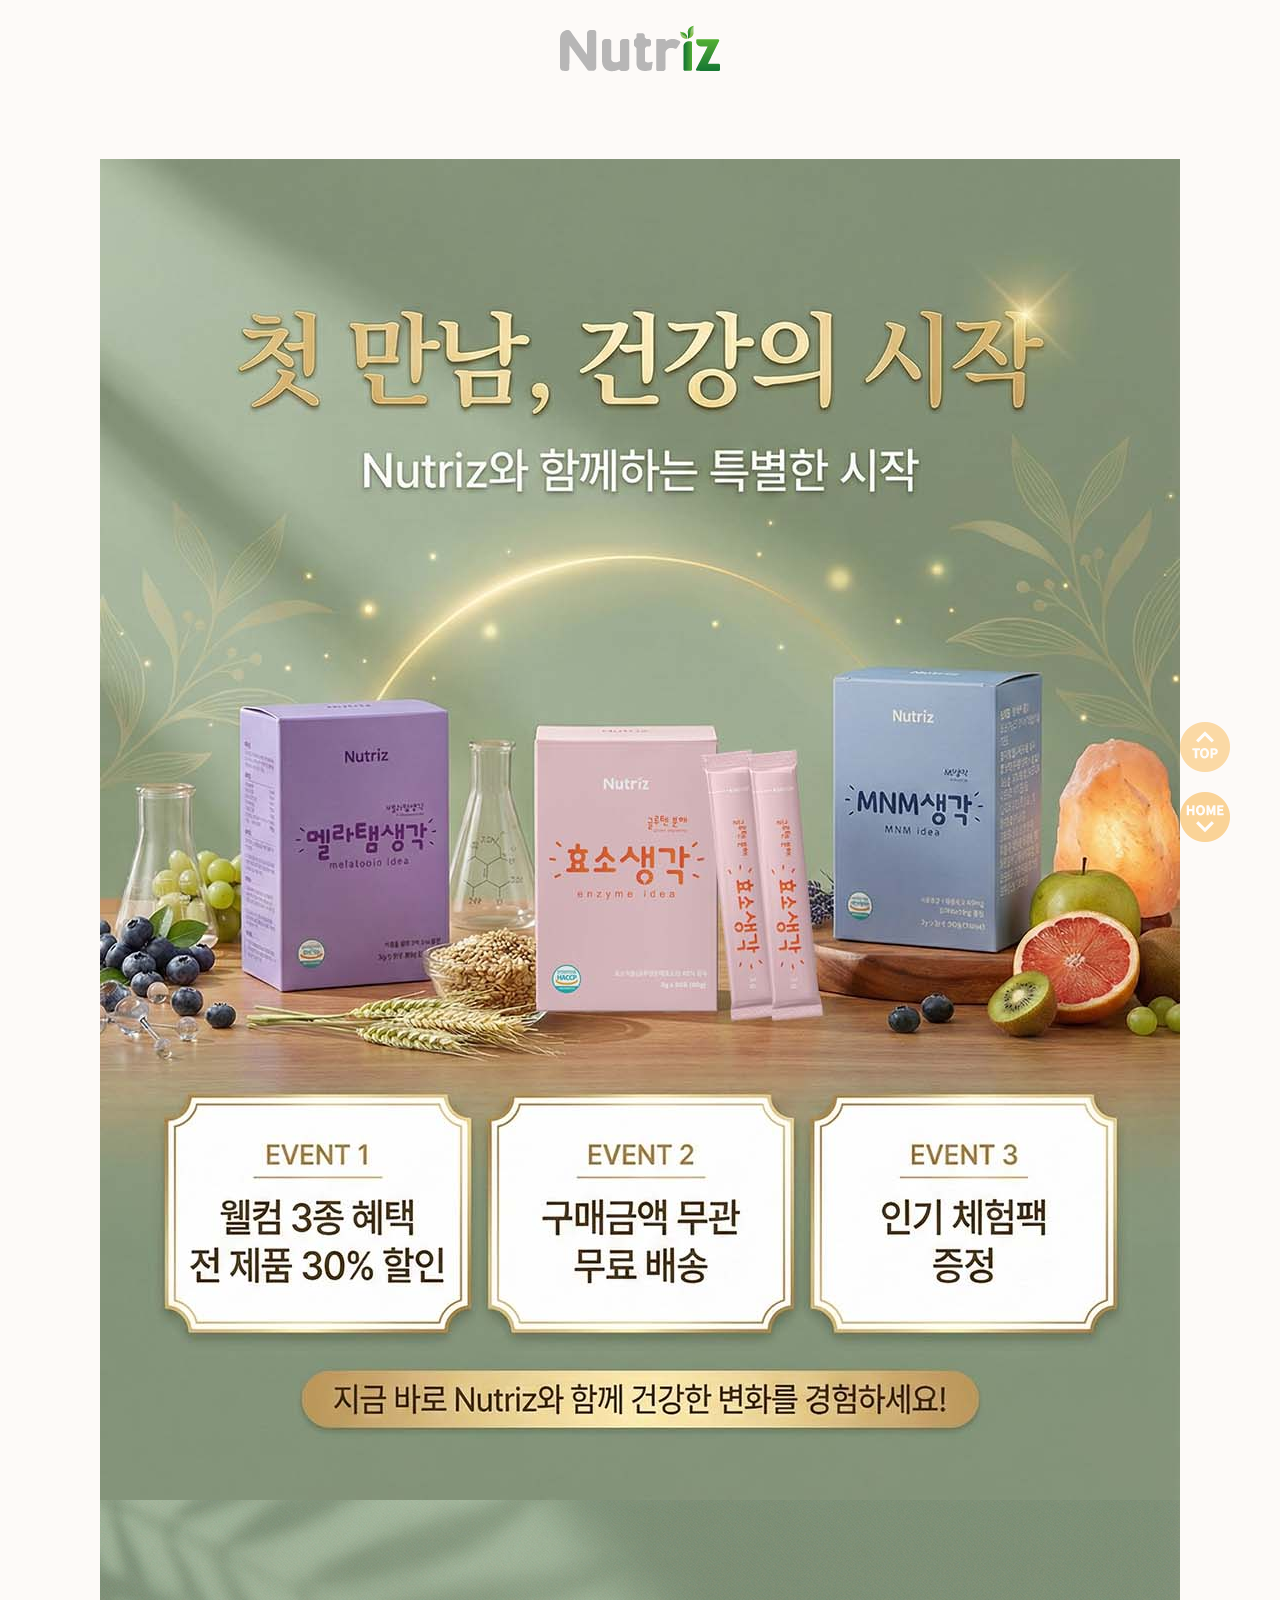
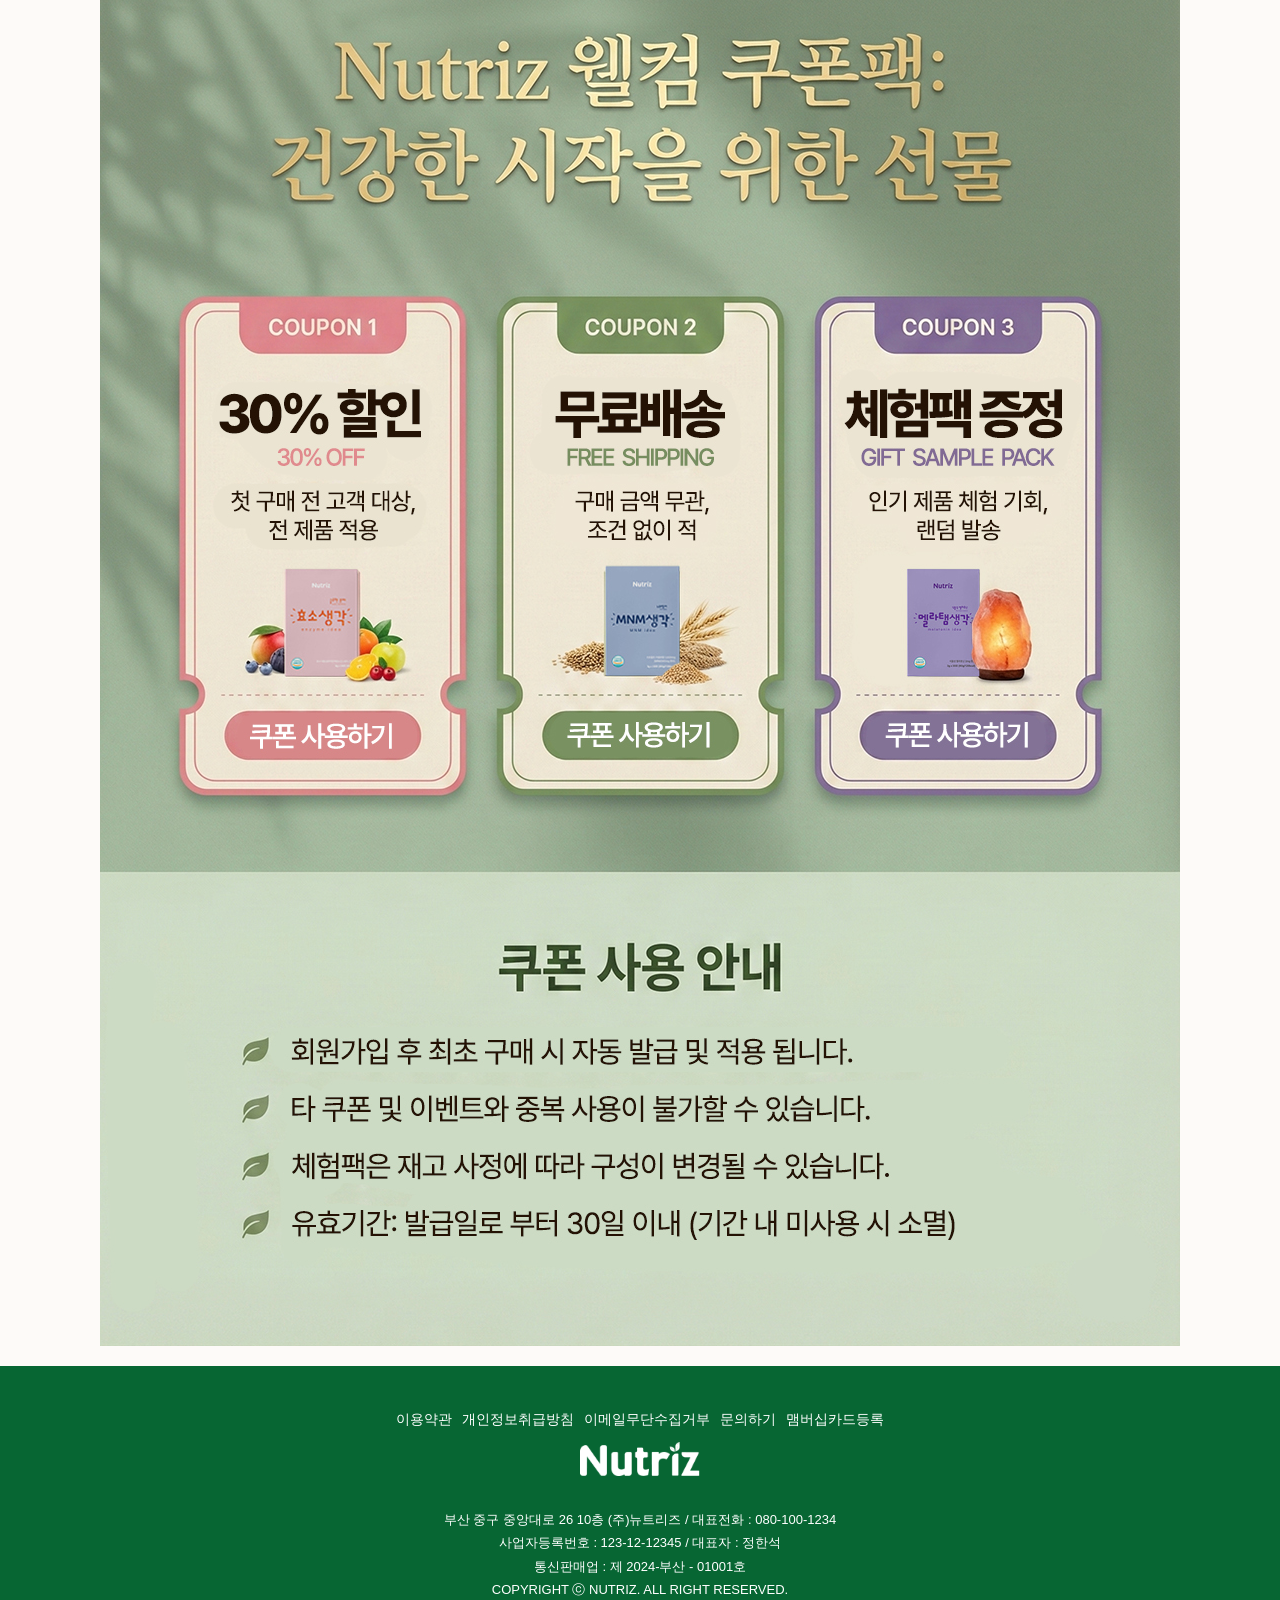
<file: sub/event_1.html>
<!DOCTYPE html>
<html lang="ko">

<head>
    <meta charset="UTF-8">
    <meta name="viewport" content="width=device-width, initial-scale=1">
    <title>nutriz event</title>
    <link rel="stylesheet" href="../css/style_event_1.css">
    <link rel="icon" type="image/png" sizes="32x32" href="../sub_images/favicon_2.png">
<link rel="icon" type="image/ico" sizes="16x16" href="./images/favicon.ico">

    <!-- /* 원하는 높이로 스크롤시 아이콘나타나기 */ -->
    <script src="../js/jquery-3.4.1.min.js"></script>
    <script src="../js/script.js"></script>


</head>

<body>


    <a href="#" class="top"><img src="./images/top.png" alt="top버튼"></a>

        <a href="https://sammir114.github.io/portfolio/#projects" class="home">
    <img src="./images/home.png"    alt="home버튼">
</a>



        <!-- 헤더 꾸미기 S -->
        <div id="header_wrap">
            <div class="header">
                <h1 class="logo">
                    <a href="../index.html">
                        <img src="./images/logo.png" alt="로고">
                    </a>
                </h1>
            </div>
        </div>
        <!-- 헤더 꾸미기 E -->


        <!-- 상세페이지 S-->
        <div class="container_wrap">
            <div class="container">
                <div class="tab-content">
                    <p><img src="./images/event_1_1.jpg" alt="event_1_1"></p>
                    <p><img src="./images/event_1_2.jpg" alt="event_1_2"></p>


                </div>
            </div>
        </div>



















        <!-- footer S-->
        <div id="footer">
            <div class="footer_wrap">
                <h1 class="footer_logo"><a href="#"><img src="./images/logo_white.png" alt="logo_white"></a></h1>
                <div class="footer_util">
                    <ul class="text1">
                        <li><a href="#">이용약관</a></li>
                        <li><a href="#">개인정보취급방침</a></li>
                        <li><a href="#">이메일무단수집거부</a></li>
                        <li><a href="#">문의하기</a></li>
                        <li><a href="#">맴버십카드등록</a></li>
                    </ul>
                </div>
                <div class="text2">
                    <p>부산 중구 중앙대로 26 10층 (주)뉴트리즈 / 대표전화 : 080-100-1234
                        <br>사업자등록번호 : 123-12-12345 / 대표자 : 정한석
                        <br>통신판매업 : 제 2024-부산 - 01001호
                        <br>COPYRIGHT ⓒ NUTRIZ. ALL RIGHT RESERVED.
                    </p>
                </div>
                <div class="sns_img">
                    <div class="sns_img1"><a href="#"></a></div>
                    <div class="sns_img2"><a href="#"></a></div>
                    <div class="sns_img3"><a href="#"></a></div>
                    <div class="sns_img4"><a href="#"></a></div>
                </div>
            </div>

        </div>
        <!-- footer E-->














    </div>


</body>

</html>
</file>
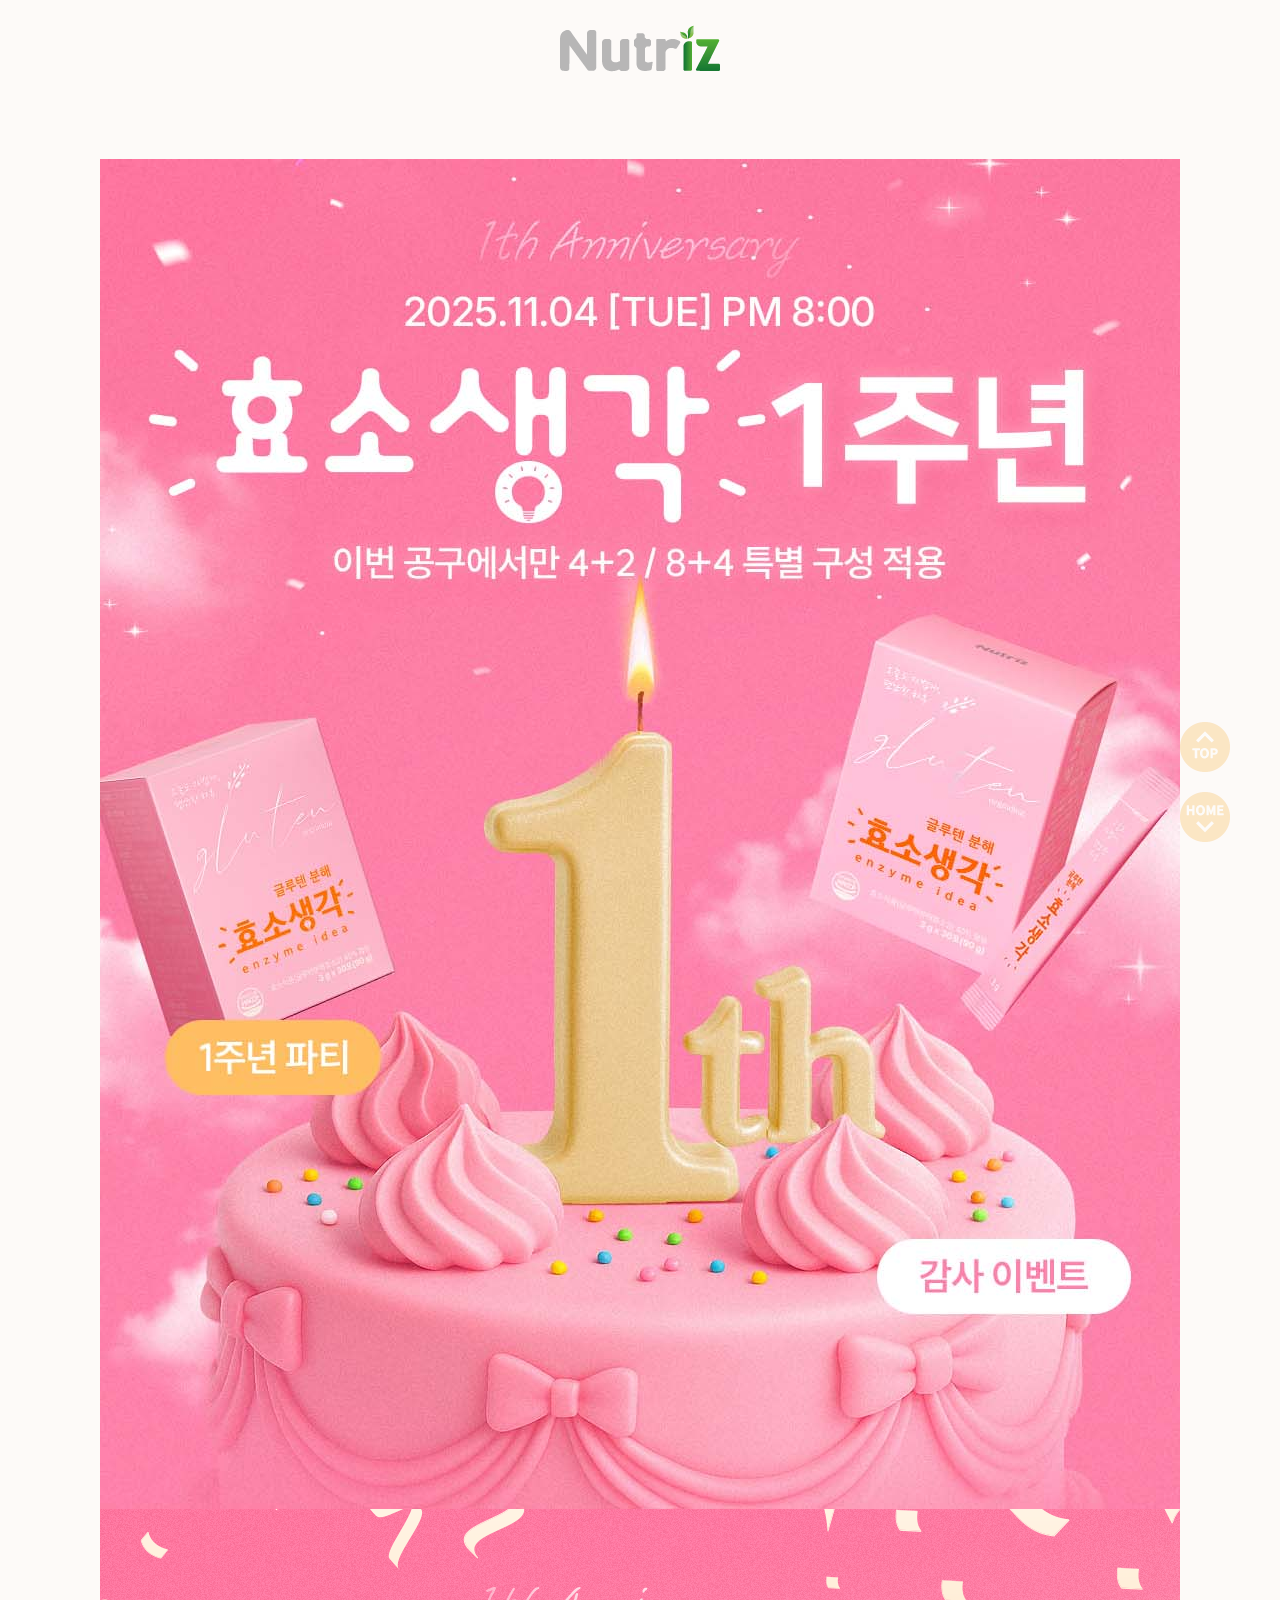
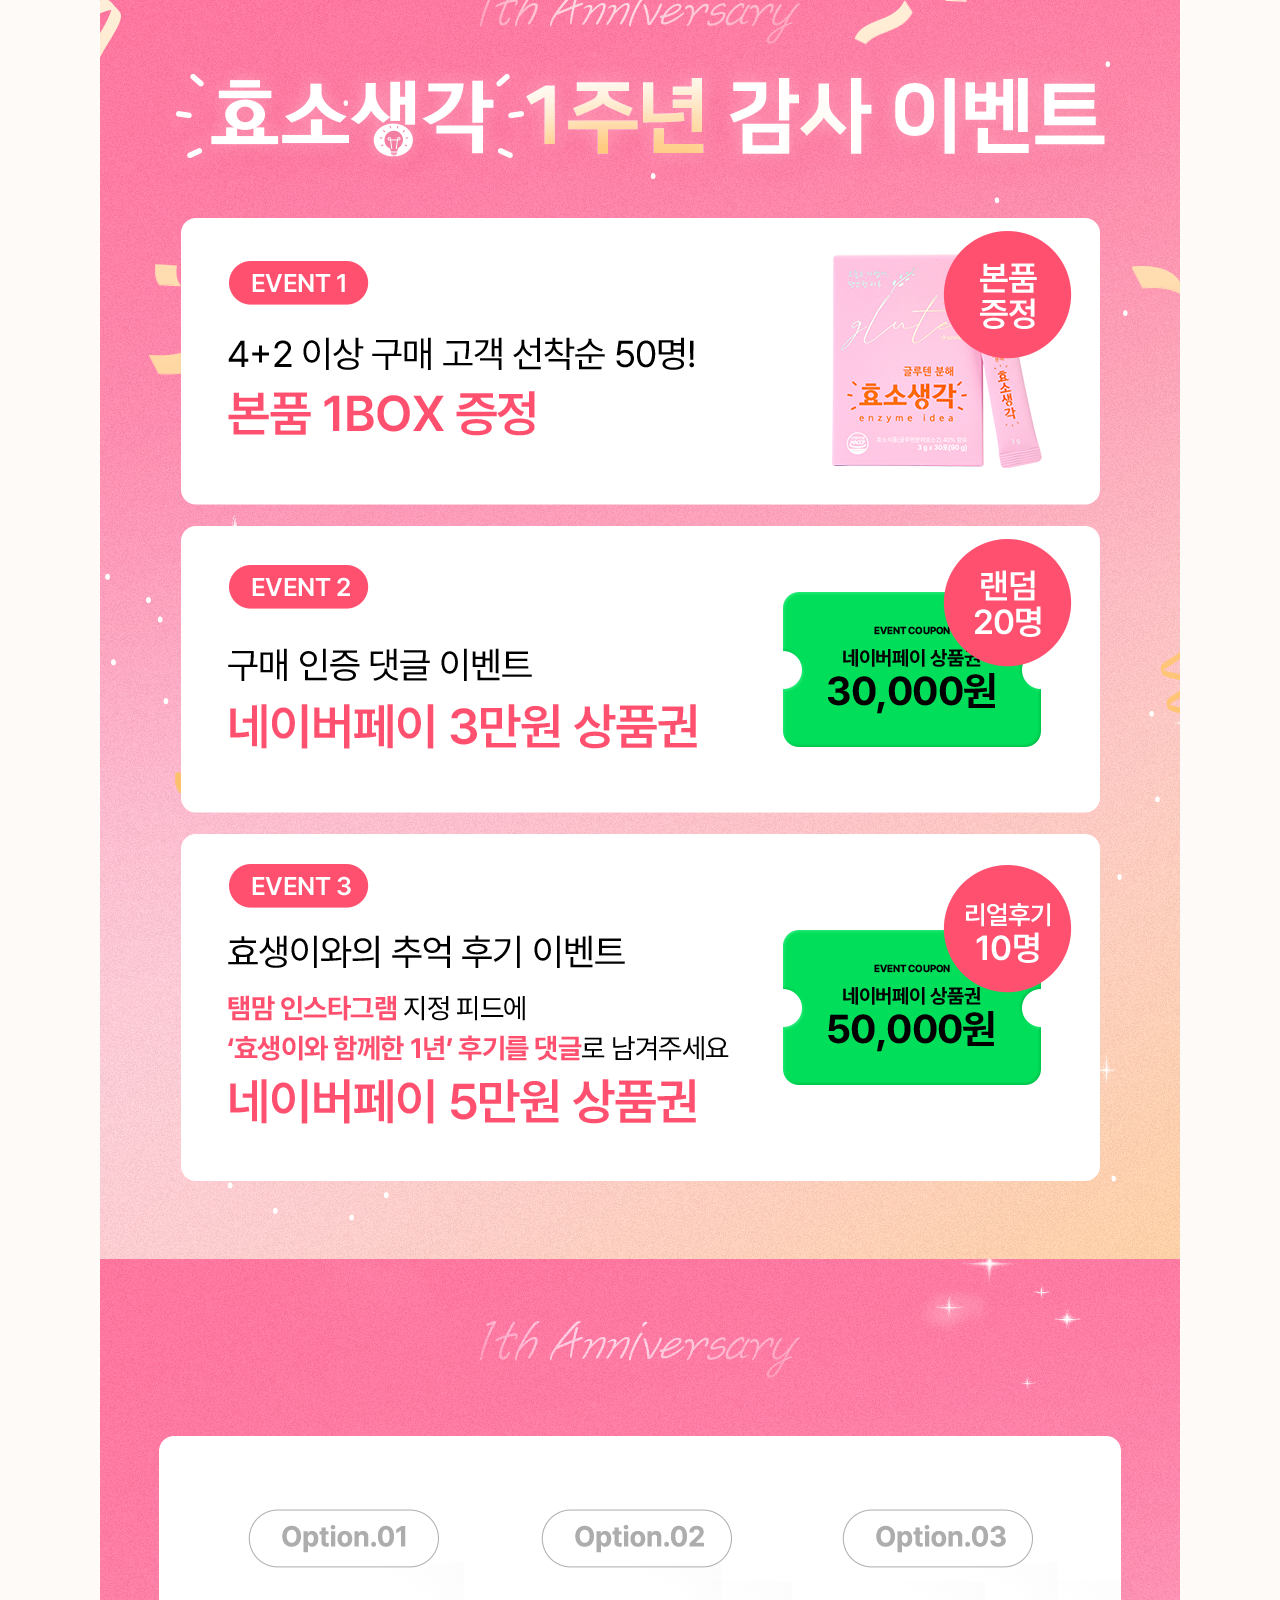
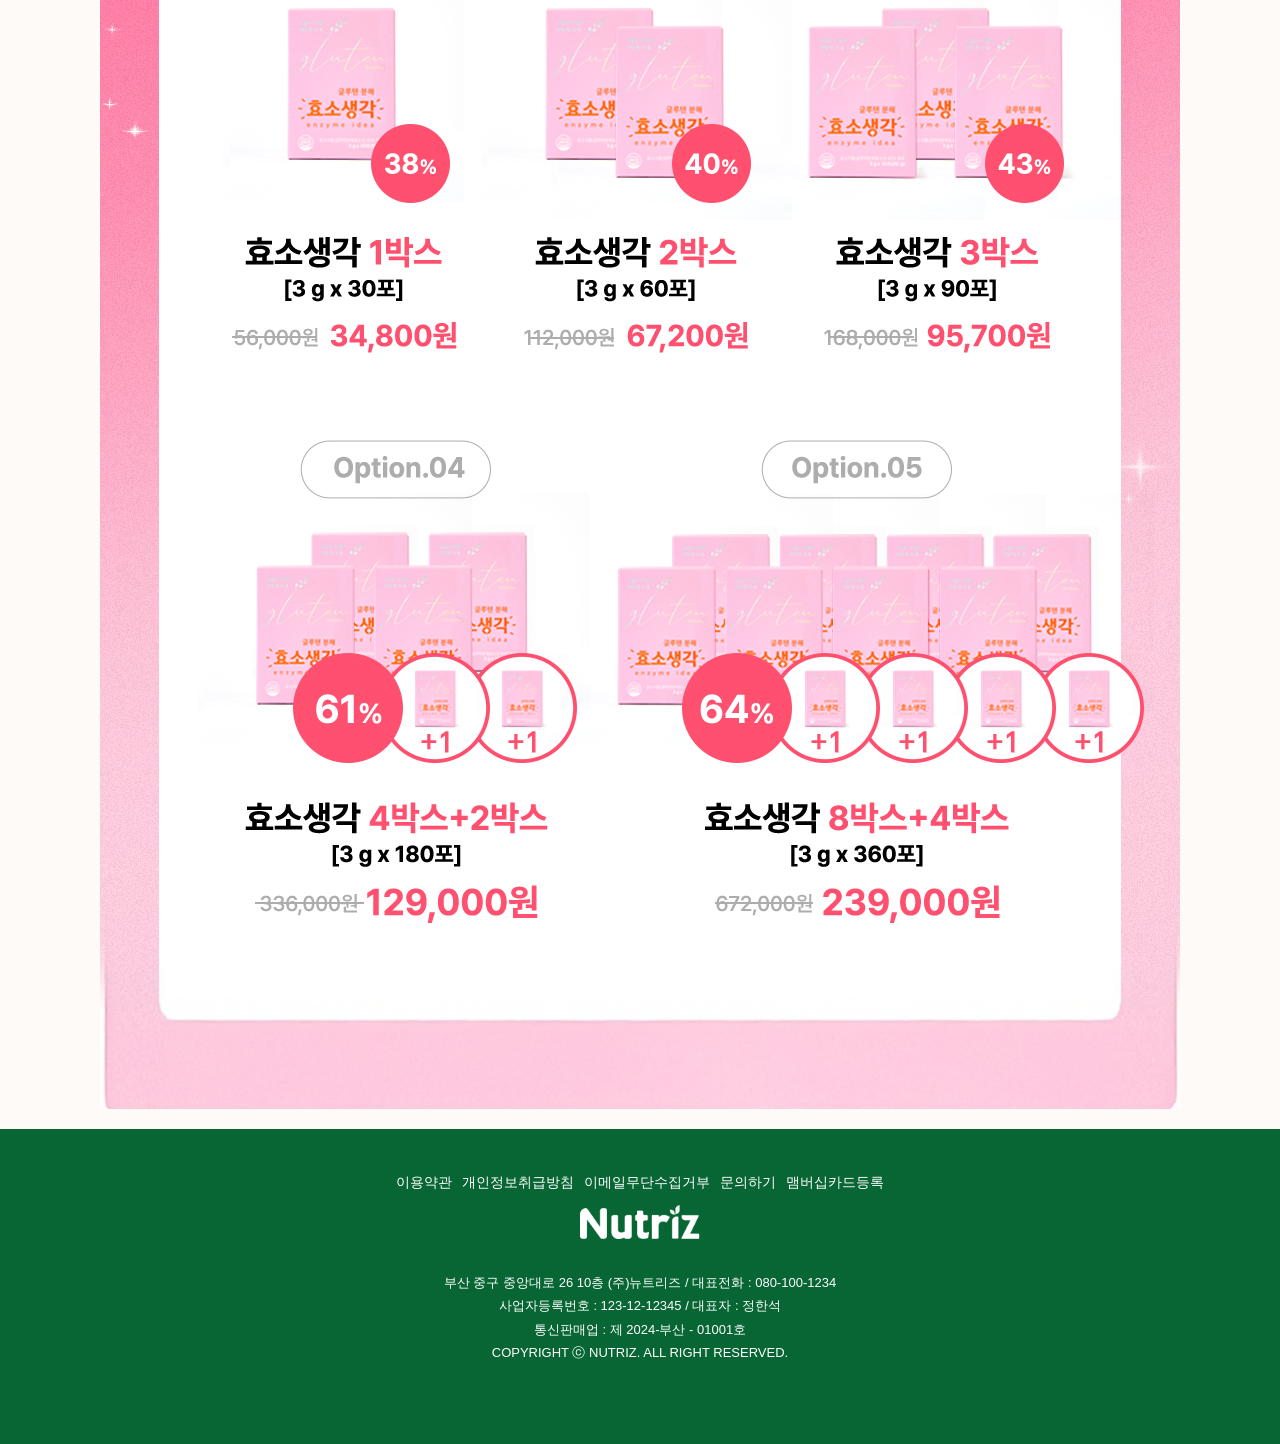
<file: sub/event_2.html>
<!DOCTYPE html>
<html lang="ko">

<head>
    <meta charset="UTF-8">
    <meta name="viewport" content="width=1400px">
    <title>nutriz event</title>
    <link rel="stylesheet" href="../css/style_event_2.css">
    <link rel="icon" type="image/ico" sizes="16x16" href="./images/favicon.ico">


    <!-- /* 원하는 높이로 스크롤시 아이콘나타나기 */ -->
    <script src="../js/jquery-3.4.1.min.js"></script>
    <script src="../js/script.js"></script>


</head>

<body>


    <div id="wrap_wrap">

        <!-- /* 원하는 높이로 스크롤시 아이콘나타나기 */ -->
        <a href="#" class="top"><img src="./images/top.png" alt="top버튼"></a>
        
        <a href="https://sammir114.github.io/portfolio/#projects" class="home">
    <img src="./images/home.png"    alt="home버튼">
</a>



   


    <!-- 헤더 꾸미기 S -->
    <div id="header_wrap">
        <div class="header">
            <h1 class="logo">
                <a href="../index.html">
                    <img src="./images/logo.png" alt="로고">
                </a>
            </h1>
        </div>
    </div>
    <!-- 헤더 꾸미기 E -->

    <!-- 메인배너 / Swiper 꾸미기 S -->
    <!-- <div id="main_banner">
            <div class="swiper mySwiper">
                <div class="swiper-wrapper">
                    <div class="swiper-slide"><img src="../images/mb02.jpg" alt="mb02"></div>
                </div>
            </div>
        </div> -->
    <!-- 메인배너 / Swiper 꾸미기 E -->


    <!-- 상세페이지 S-->
    <div class="container_wrap">
        <div class="container">
            <div class="tab-content">
                <p><img src="./images/event_2_1.jpg" alt="popup_2"></p>
                <p><img src="./images/event_2_2.png" alt="popup_2"></p>
                <p><img src="./images/event_2_3.png" alt="popup_2"></p>
            </div>
        </div>
    </div>








    <!-- footer S-->
    <div id="footer">
        <div class="footer_wrap">
            <h1 class="footer_logo"><a href="#"><img src="./images/logo_white.png" alt="logo_white"></a></h1>
            <div class="footer_util">
                <ul class="text1">
                    <li><a href="#">이용약관</a></li>
                    <li><a href="#">개인정보취급방침</a></li>
                    <li><a href="#">이메일무단수집거부</a></li>
                    <li><a href="#">문의하기</a></li>
                    <li><a href="#">맴버십카드등록</a></li>
                </ul>
            </div>
            <div class="text2">
                <p>부산 중구 중앙대로 26 10층 (주)뉴트리즈 / 대표전화 : 080-100-1234
                    <br>사업자등록번호 : 123-12-12345 / 대표자 : 정한석
                    <br>통신판매업 : 제 2024-부산 - 01001호
                    <br>COPYRIGHT ⓒ NUTRIZ. ALL RIGHT RESERVED.
                </p>
            </div>
            <div class="sns_img">
                <div class="sns_img1"><a href="#"></a></div>
                <div class="sns_img2"><a href="#"></a></div>
                <div class="sns_img3"><a href="#"></a></div>
                <div class="sns_img4"><a href="#"></a></div>
            </div>
        </div>

    </div>
    <!-- footer E-->


 </div>









    <script>
        // 기본 가격 설정
        const productPrice = 38000;
        const quantityInput = document.getElementById('quantity');
        const totalPriceElement = document.getElementById('total-price');

        // 숫자를 '38,000원' 형식으로 변환하는 함수
        function formatPrice(price) {
            return price.toLocaleString() + '원';
        }

        // 수량 변경 함수
        function changeQuantity(change) {
            let currentQuantity = parseInt(quantityInput.value);
            let newQuantity = currentQuantity + change;

            // 수량은 1 미만으로 내려갈 수 없음
            if (newQuantity < 1) return;

            quantityInput.value = newQuantity;
            updateTotalPrice();
        }

        // 총 가격 업데이트 함수
        function updateTotalPrice() {
            let count = parseInt(quantityInput.value);
            let total = productPrice * count;
            totalPriceElement.innerText = formatPrice(total);
        }
    </script>


</body>

</html>
</file>
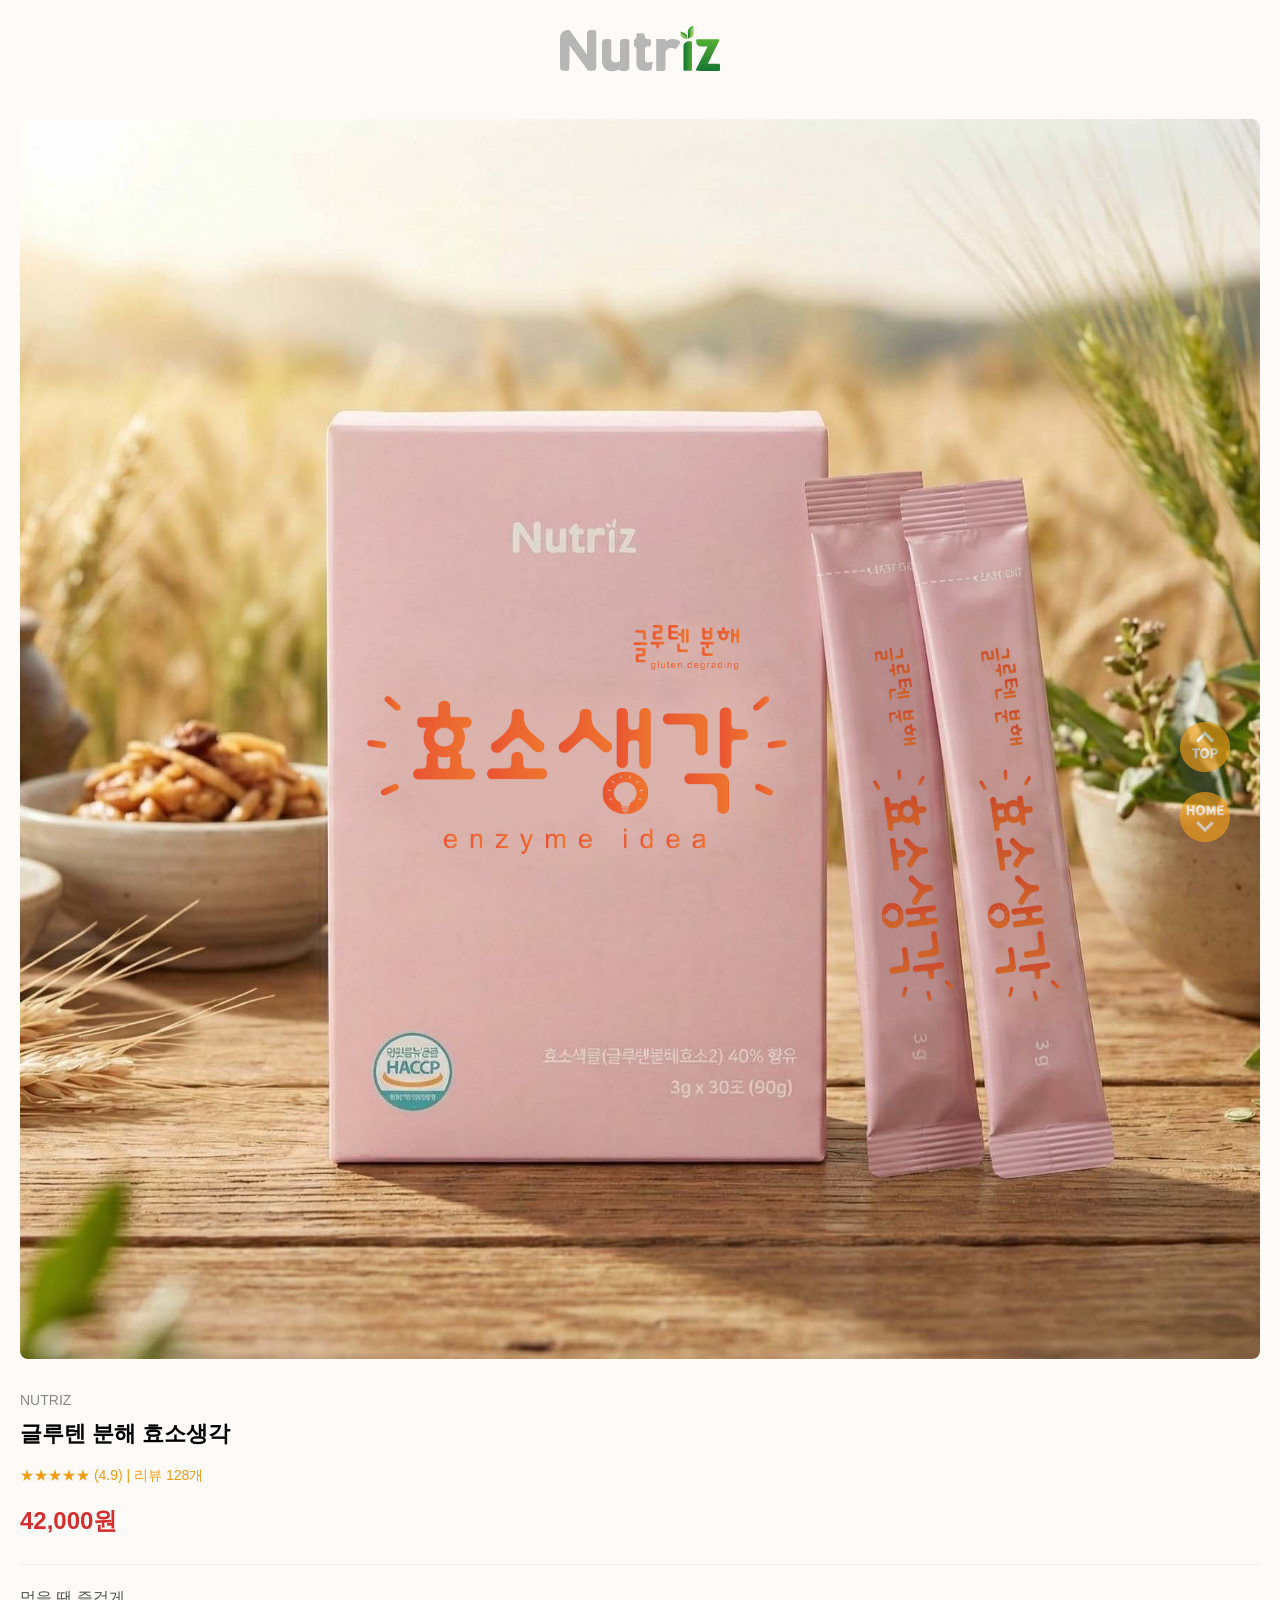
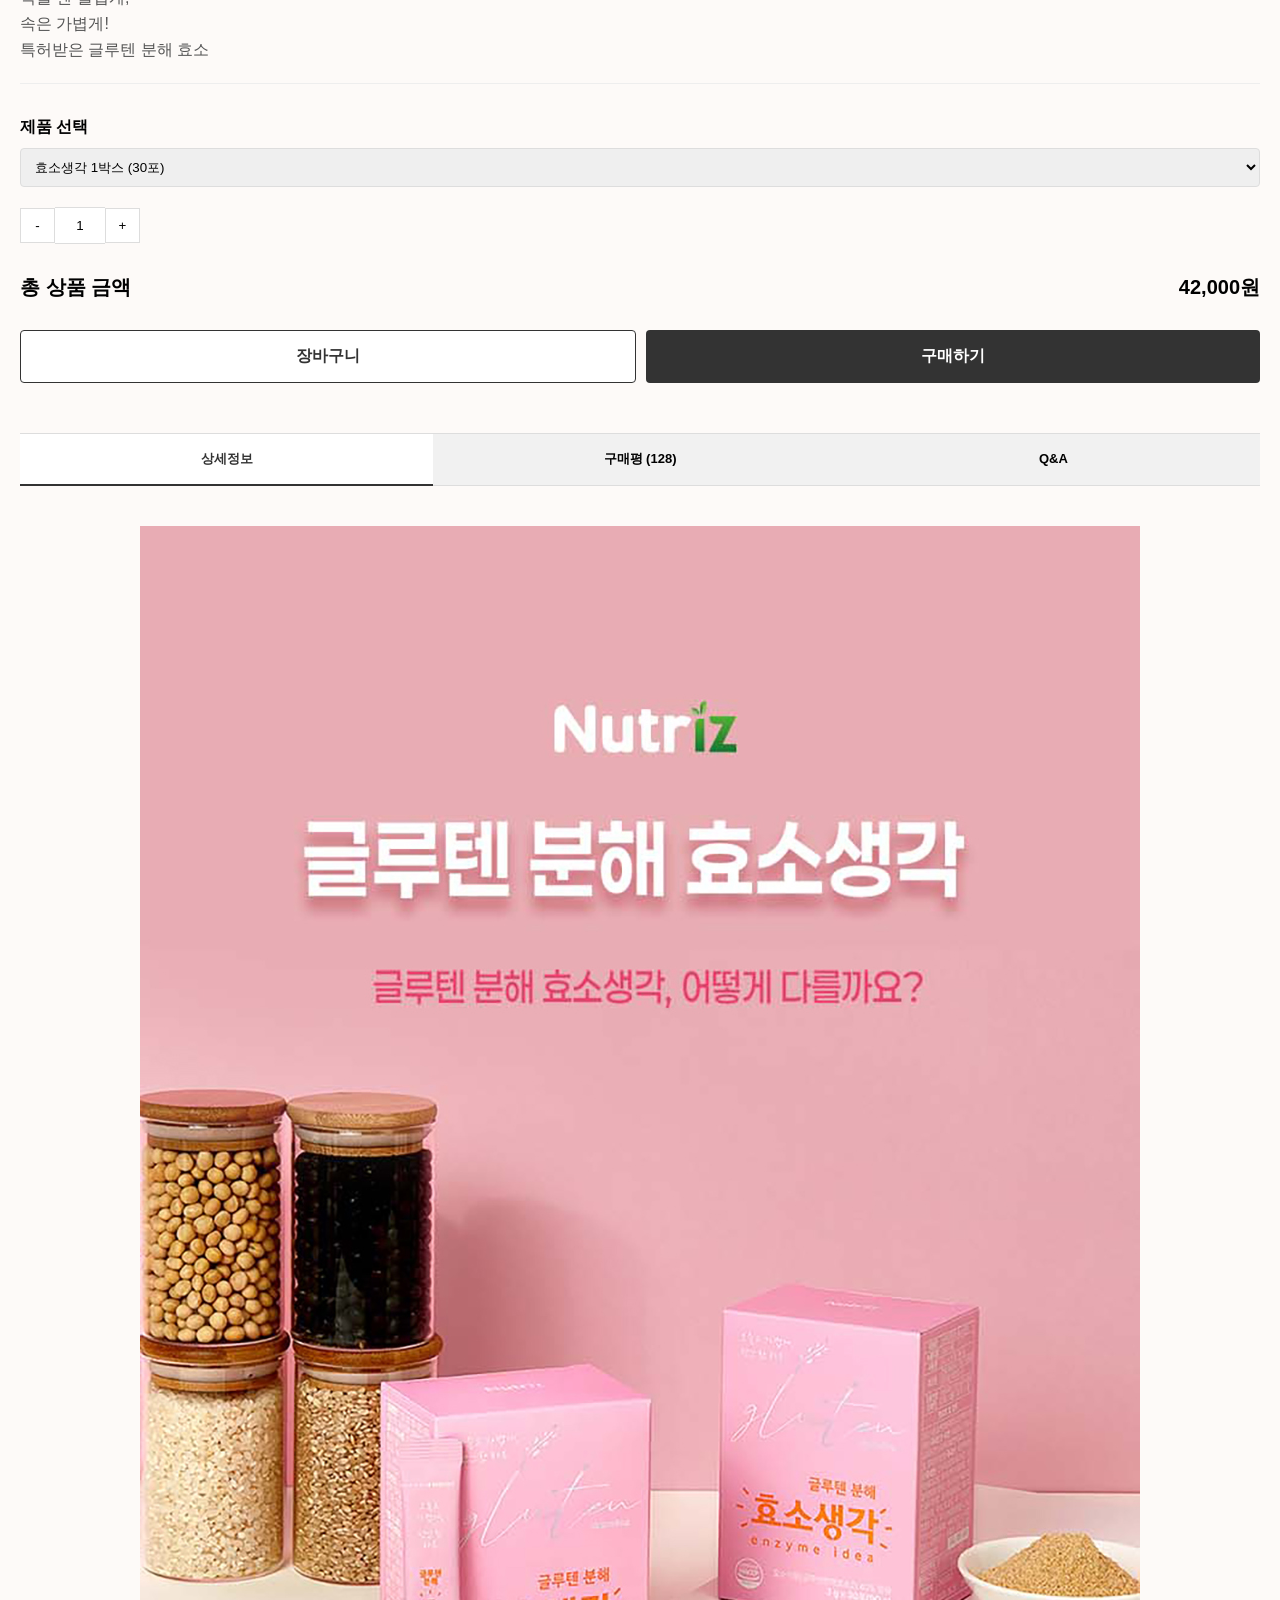
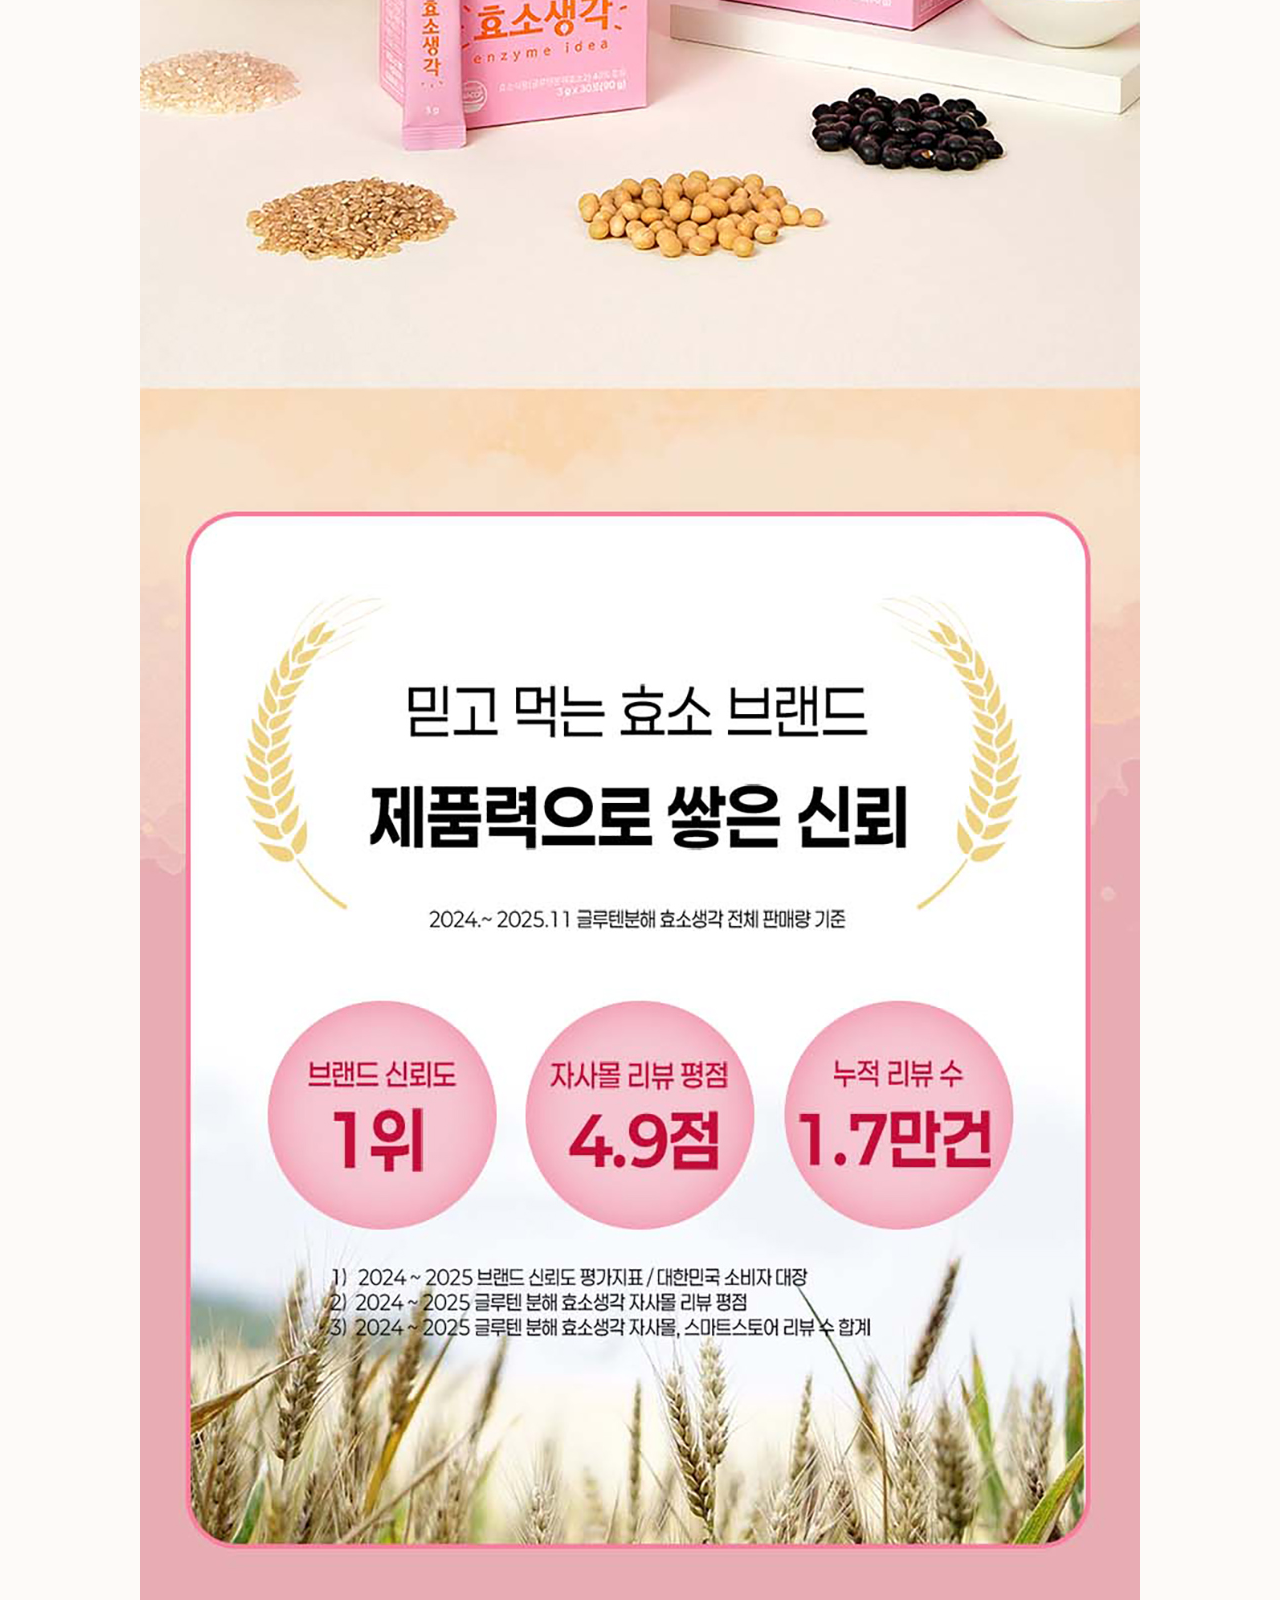
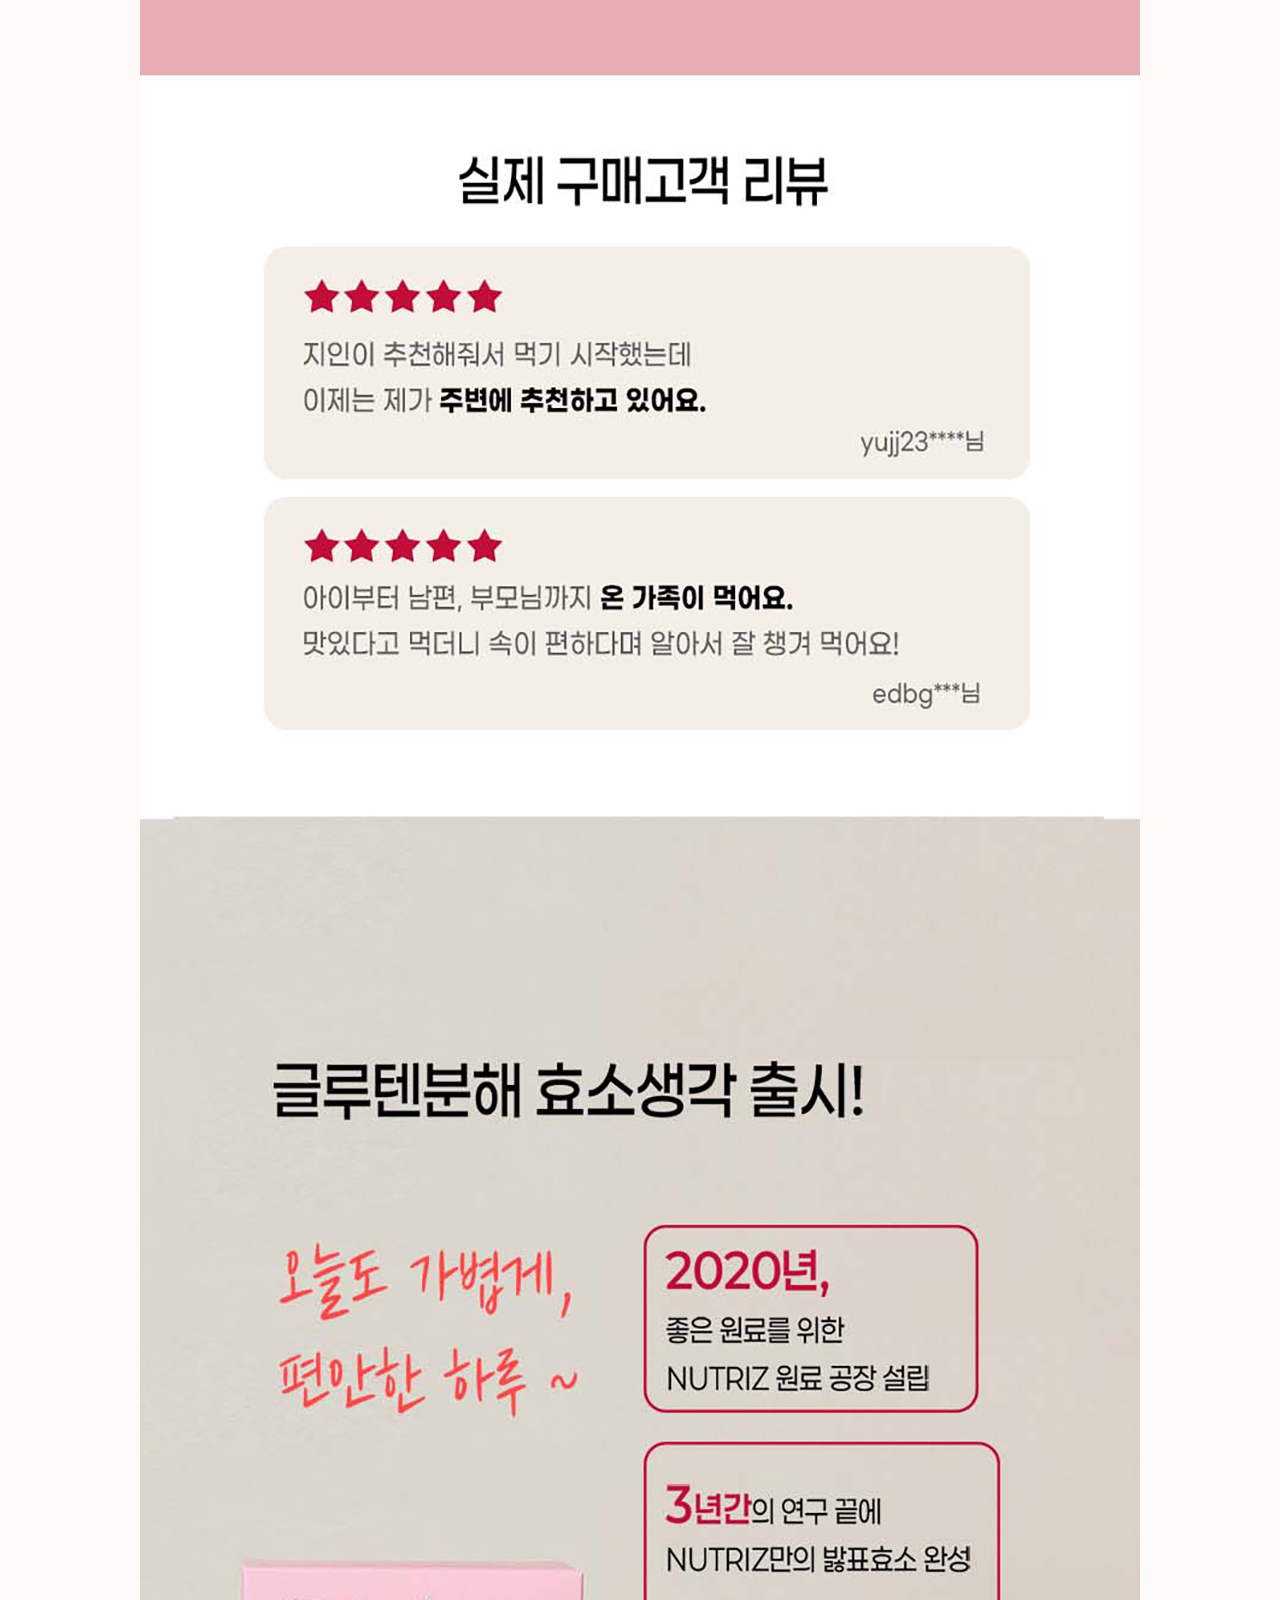
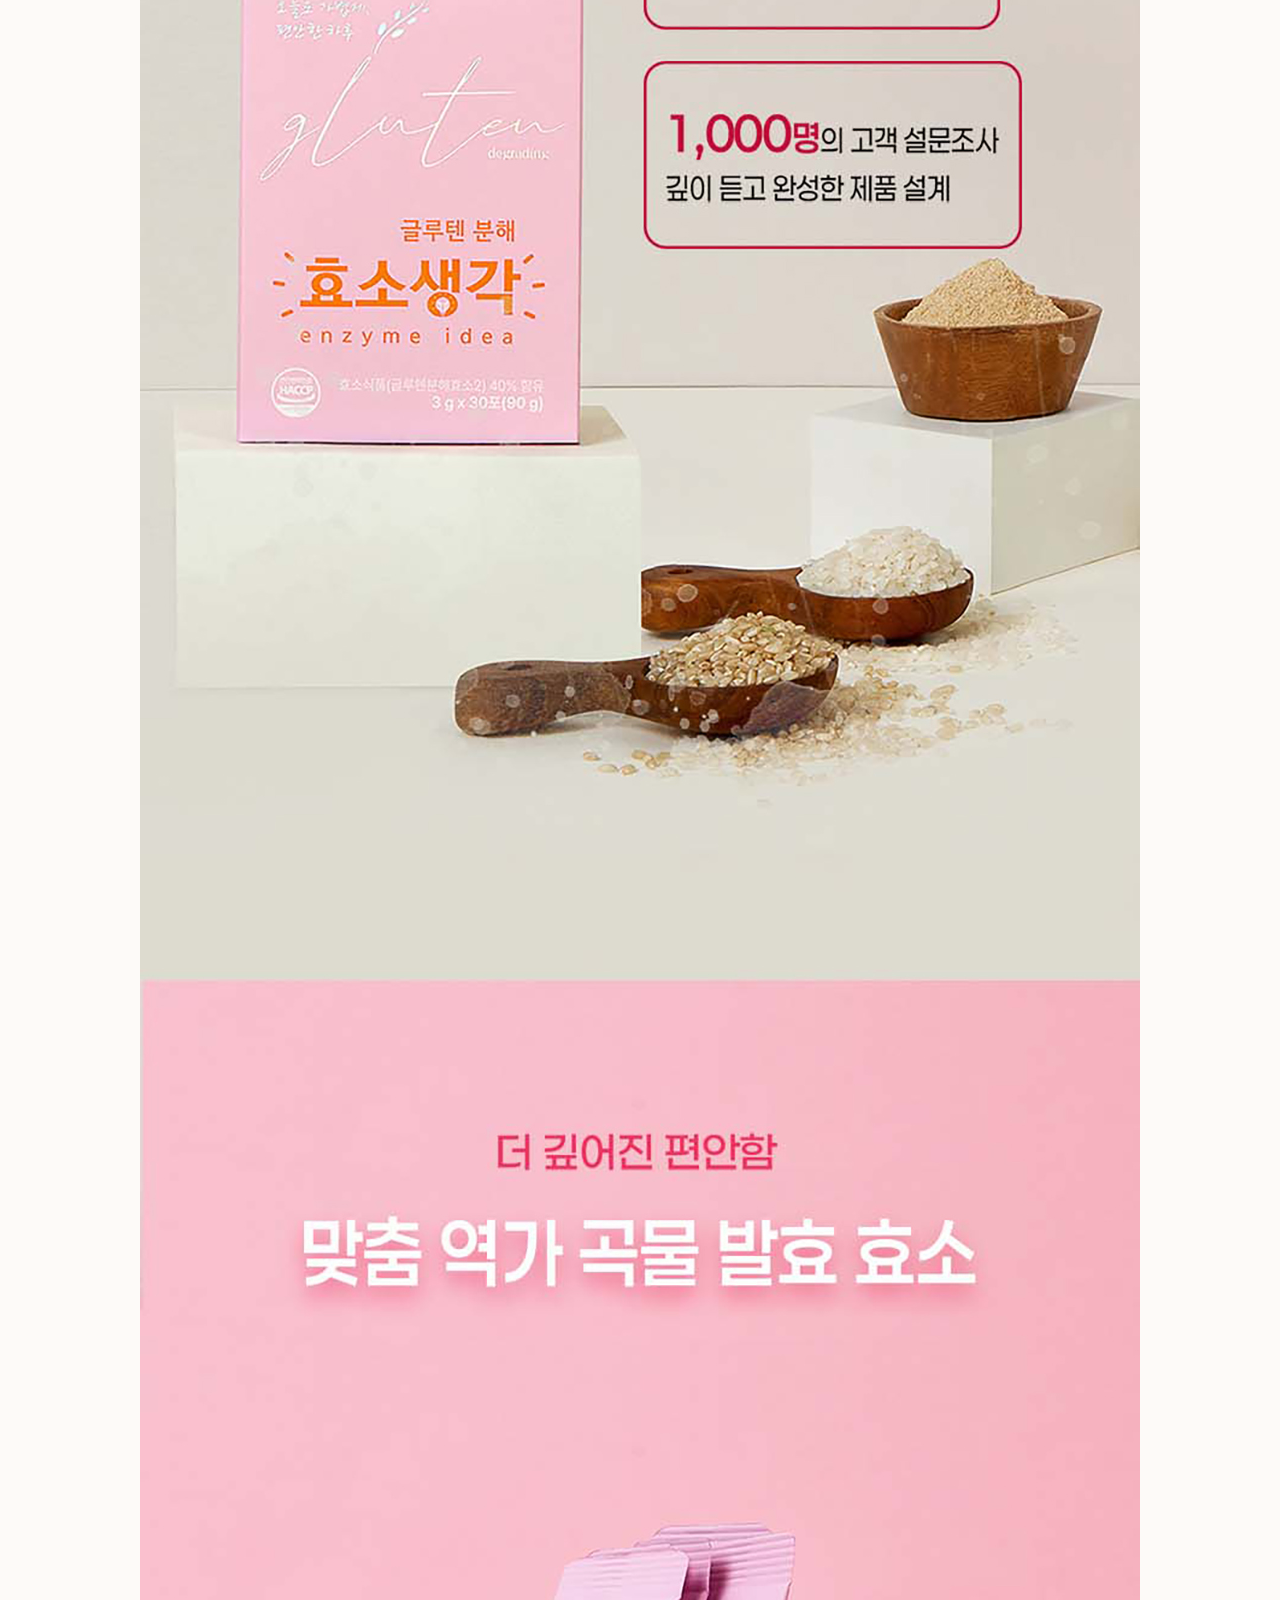
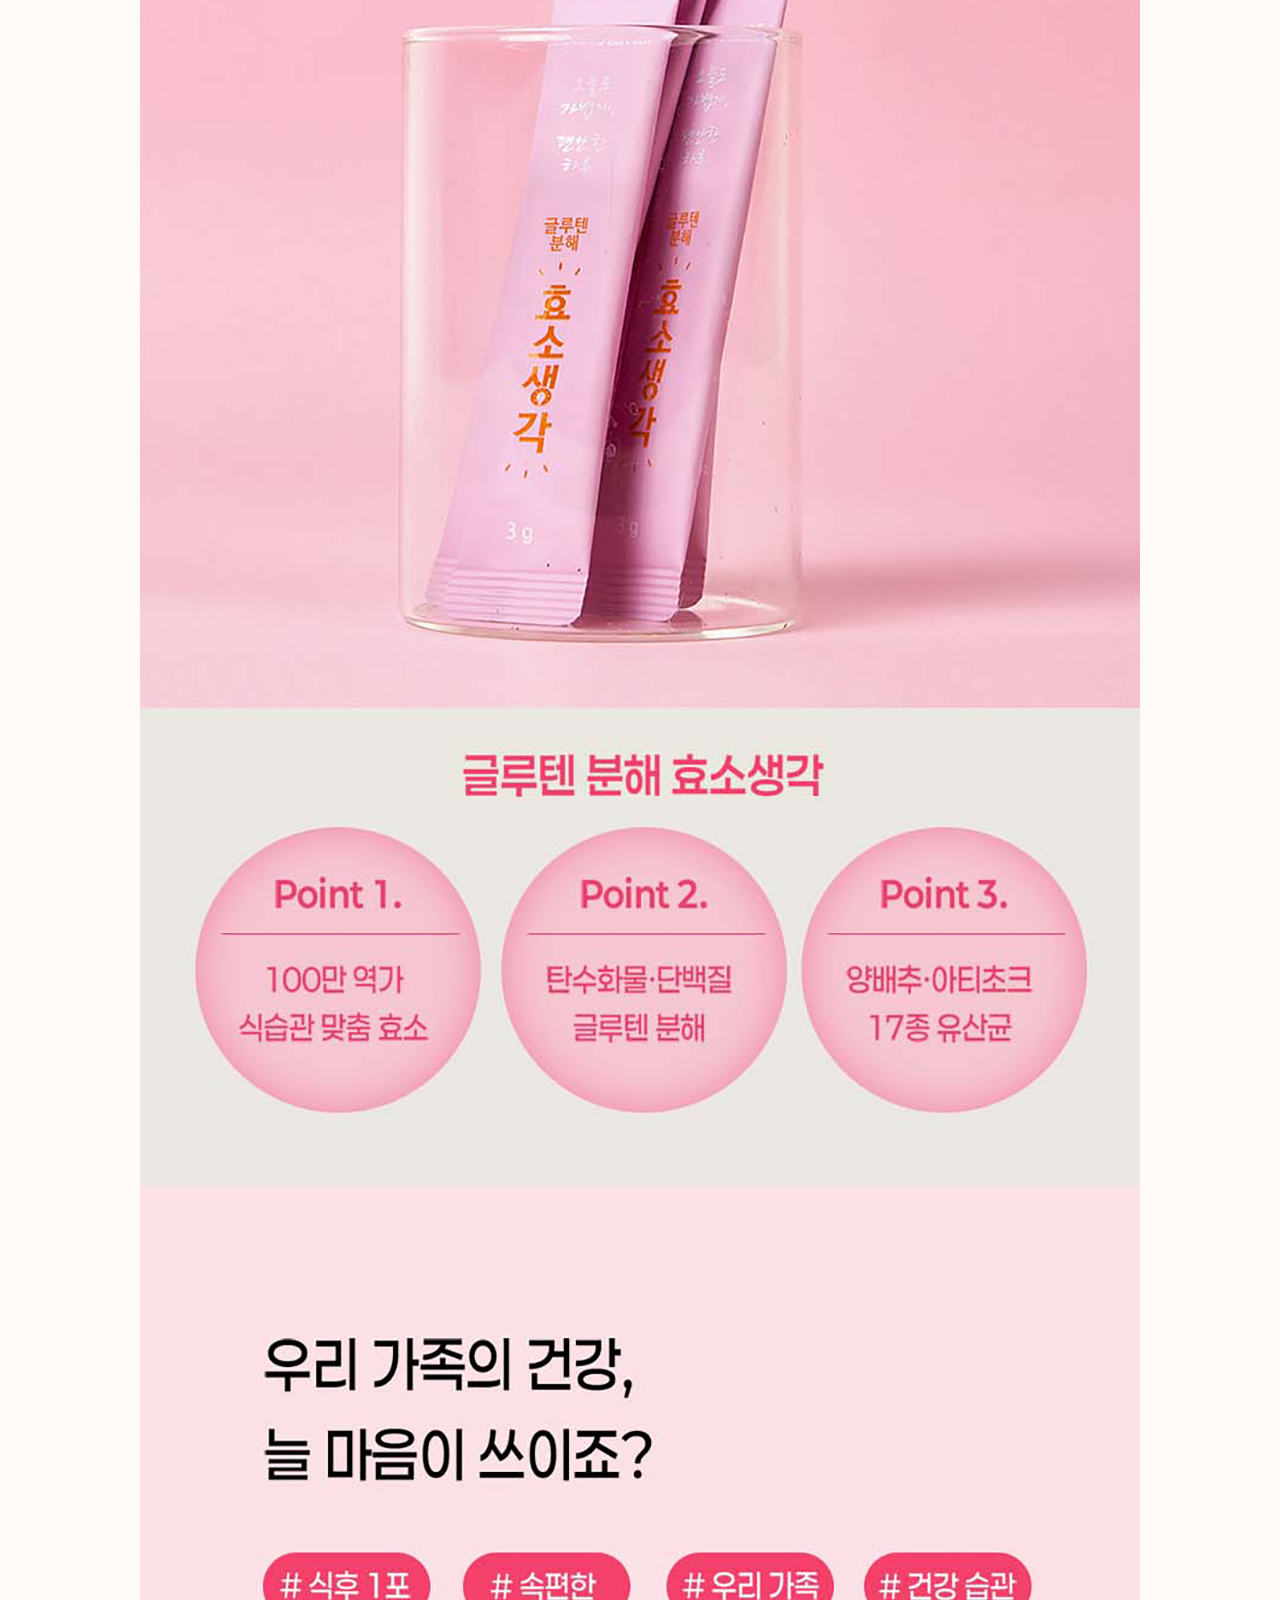
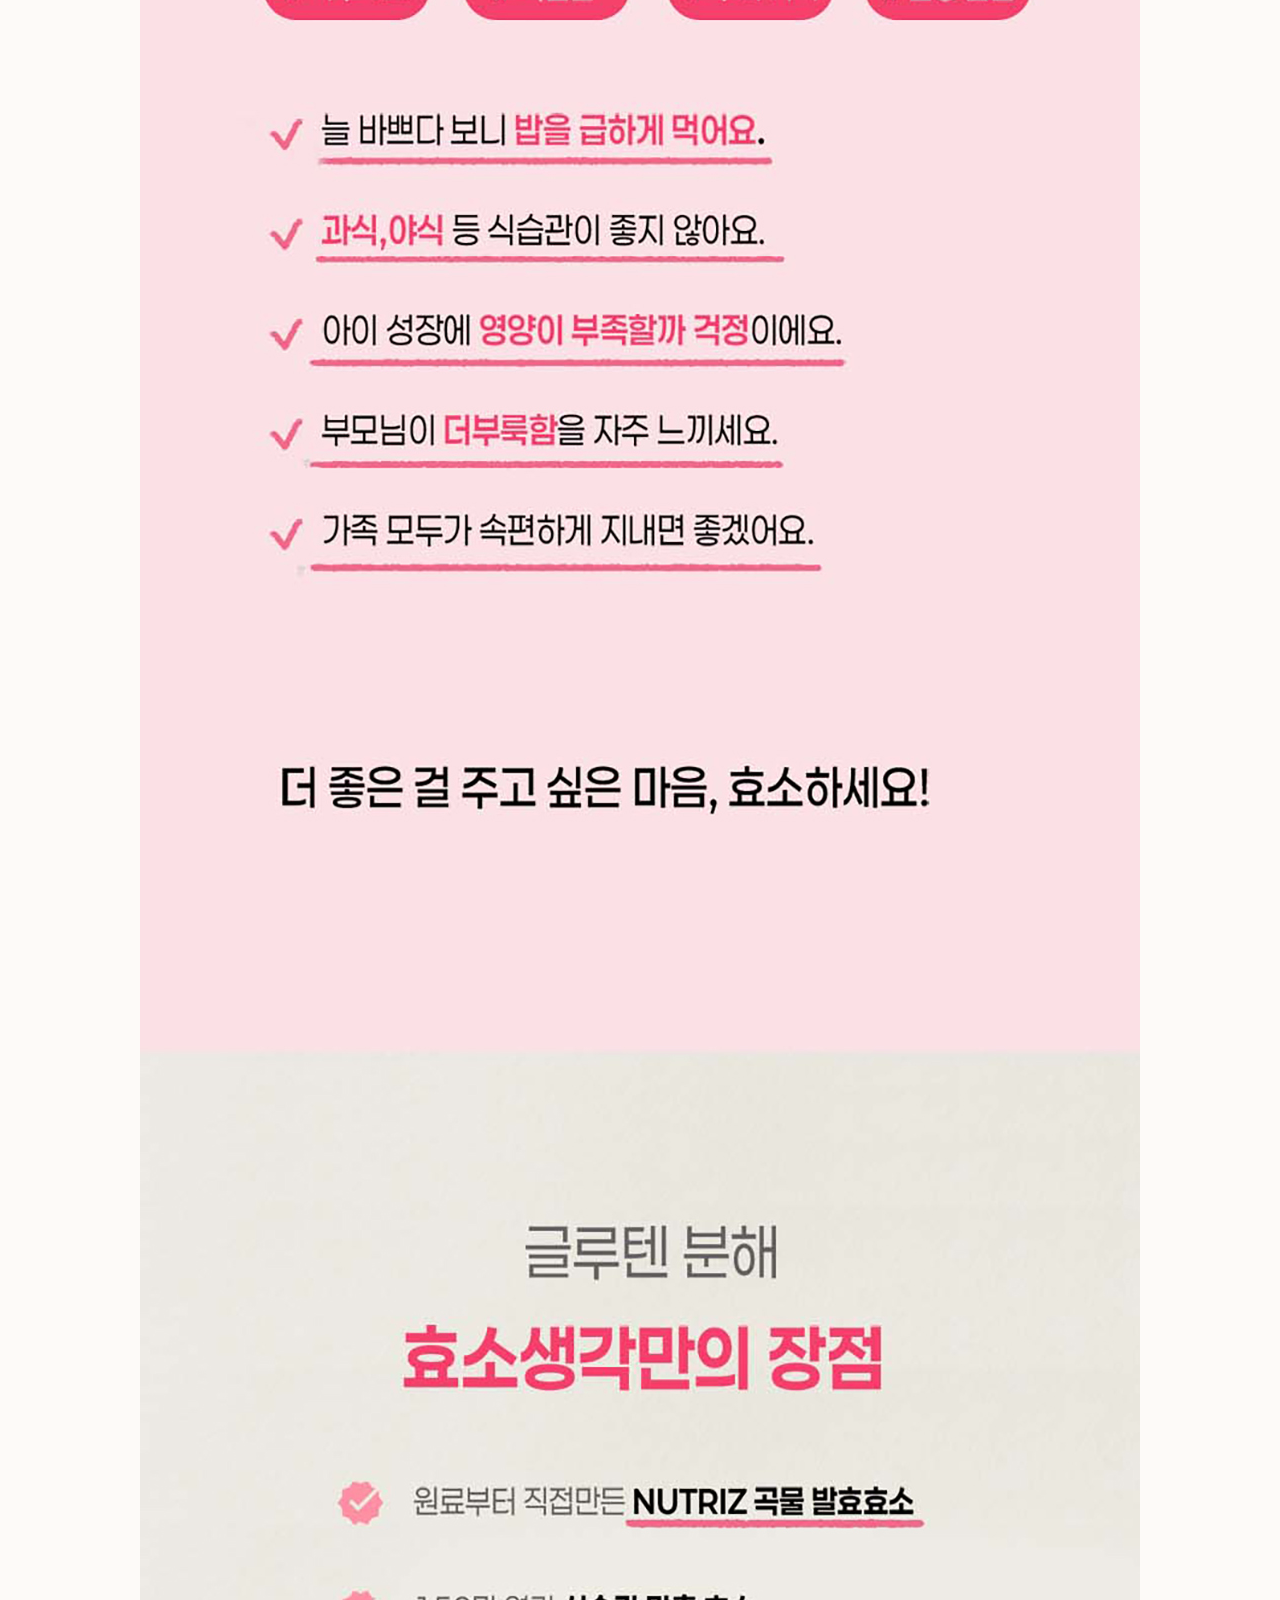
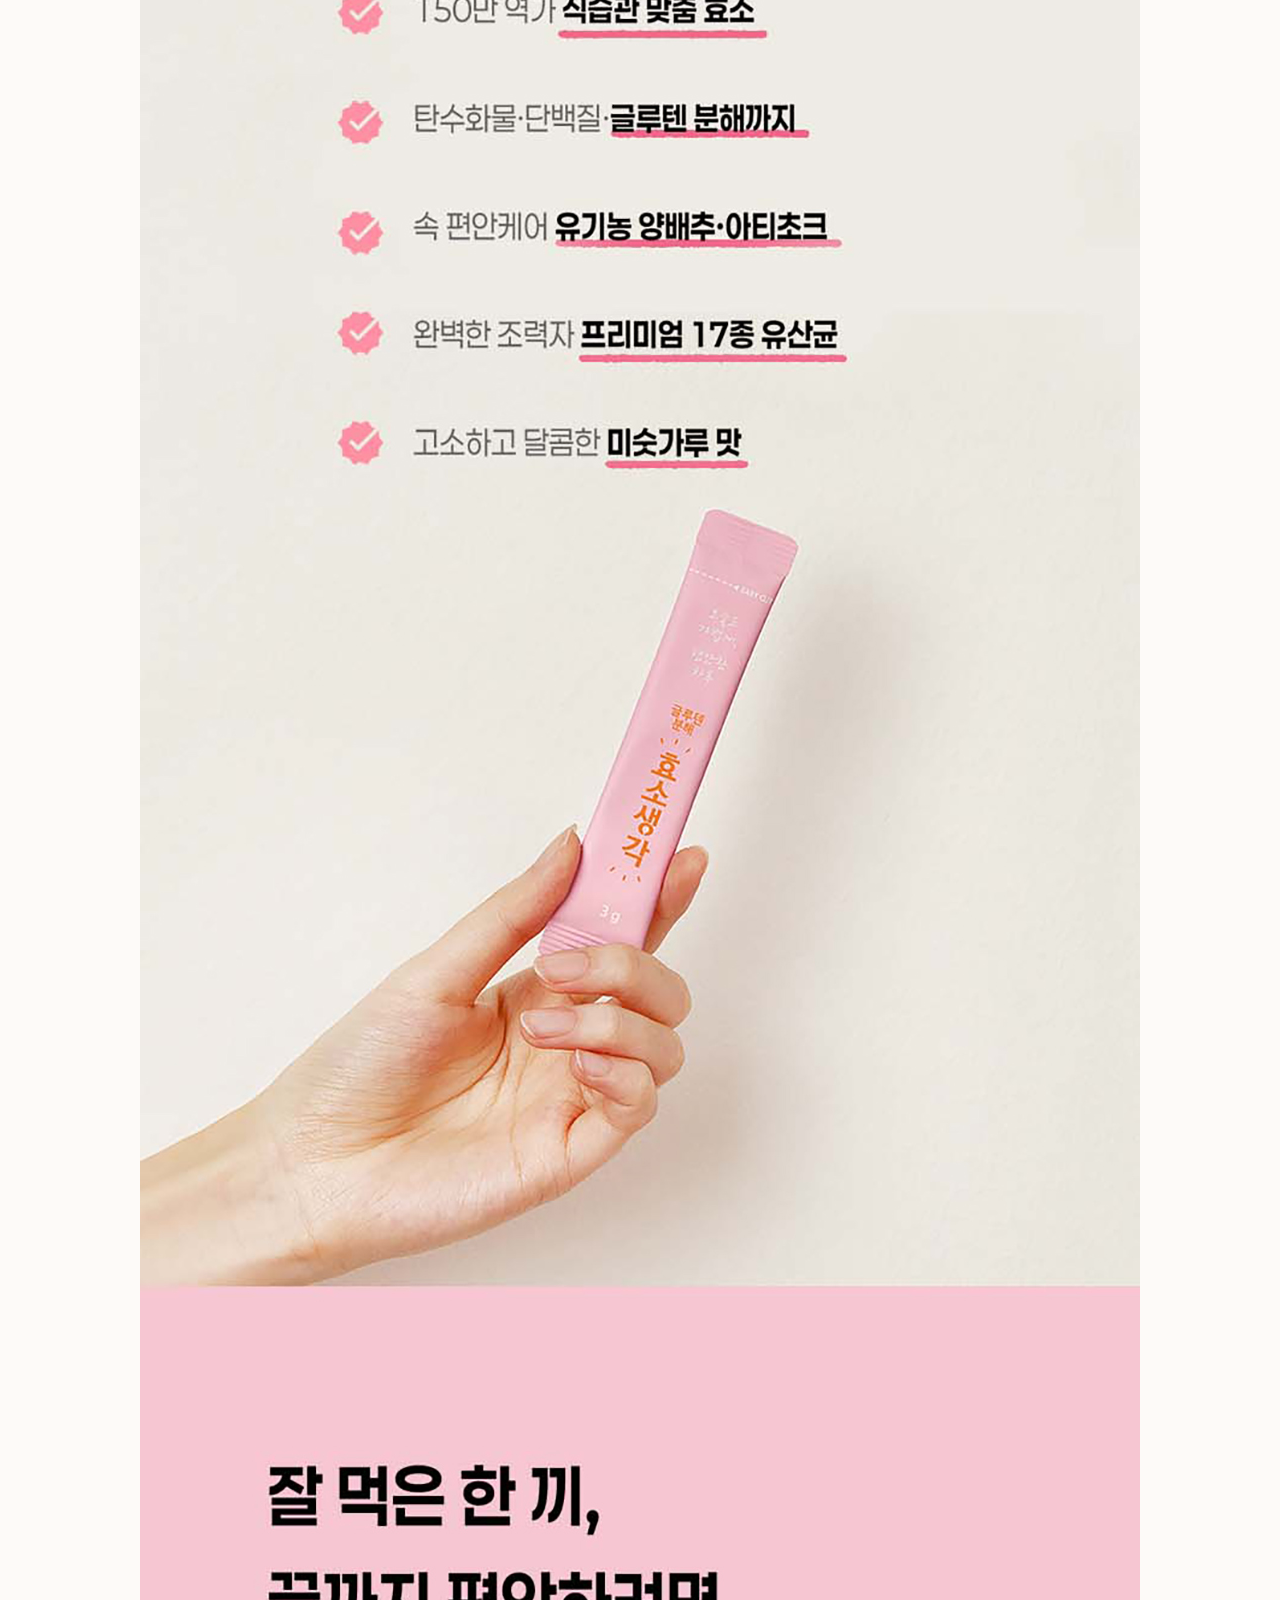
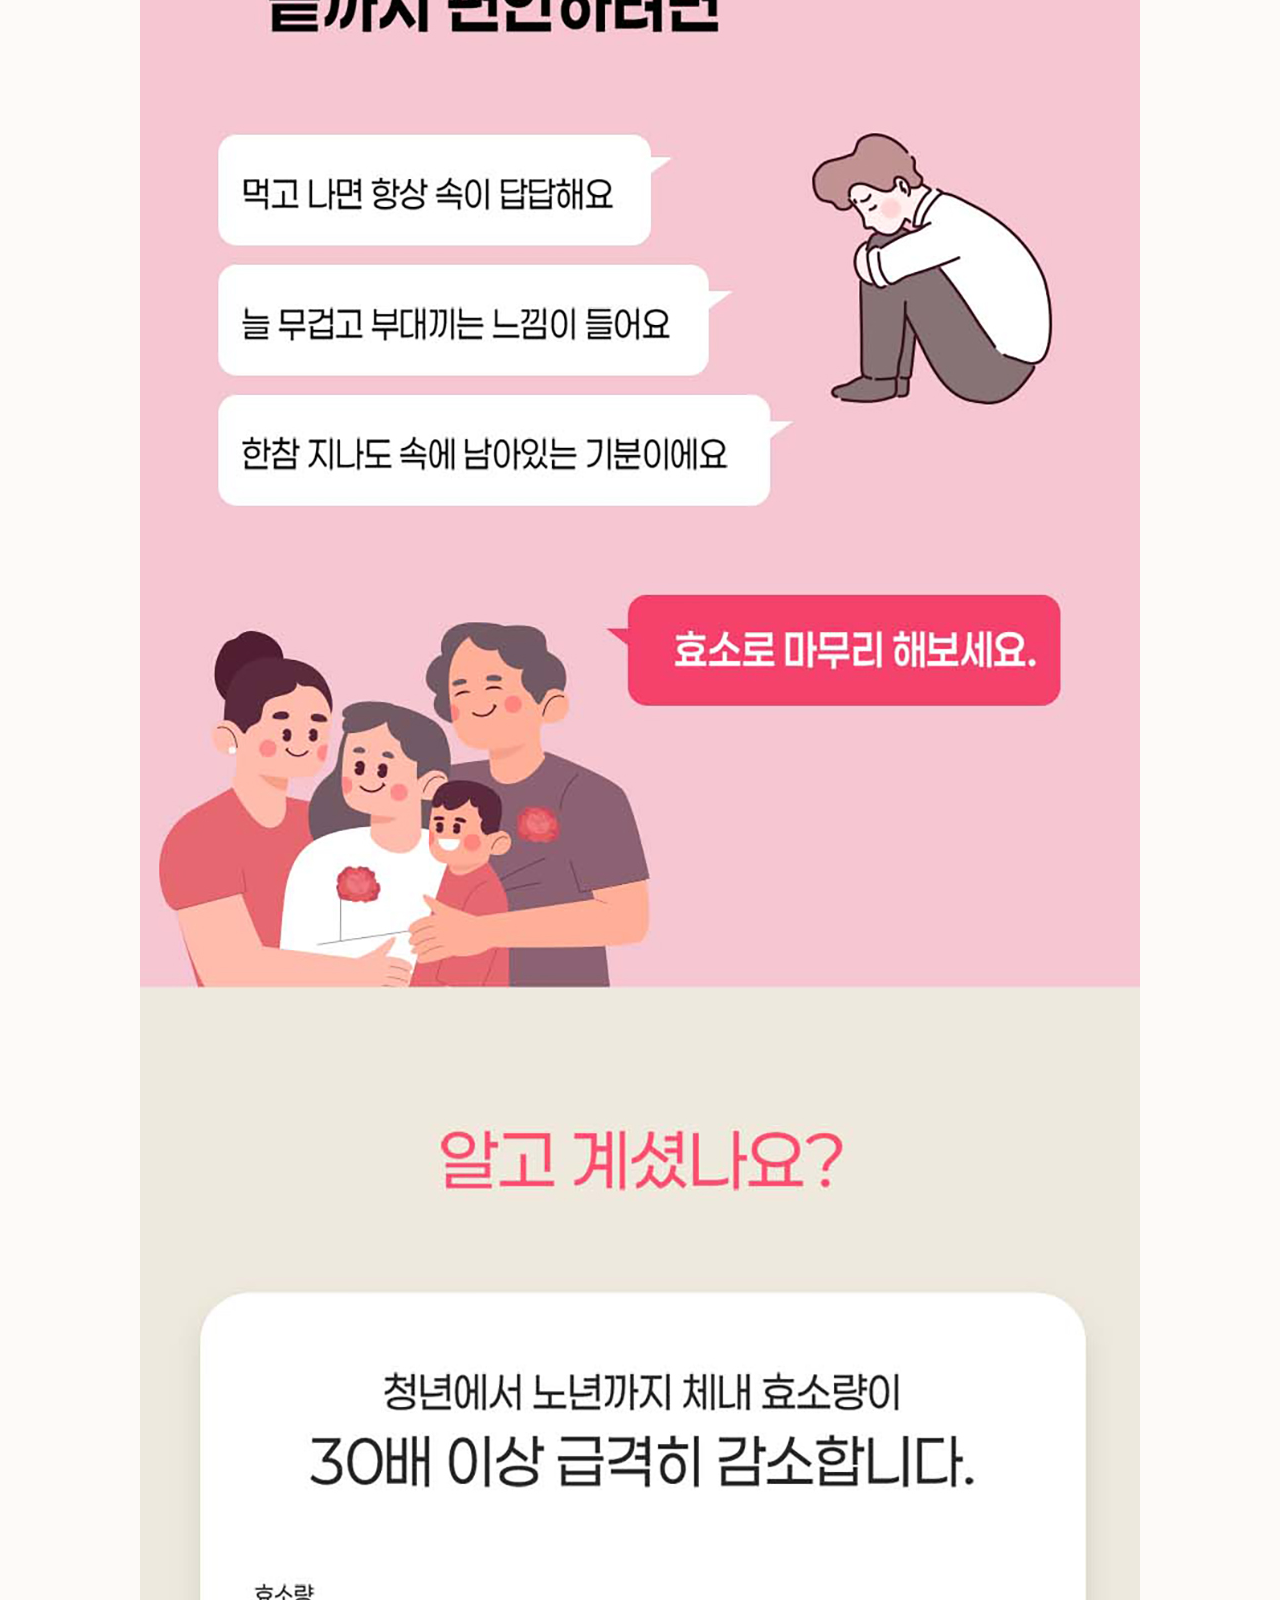
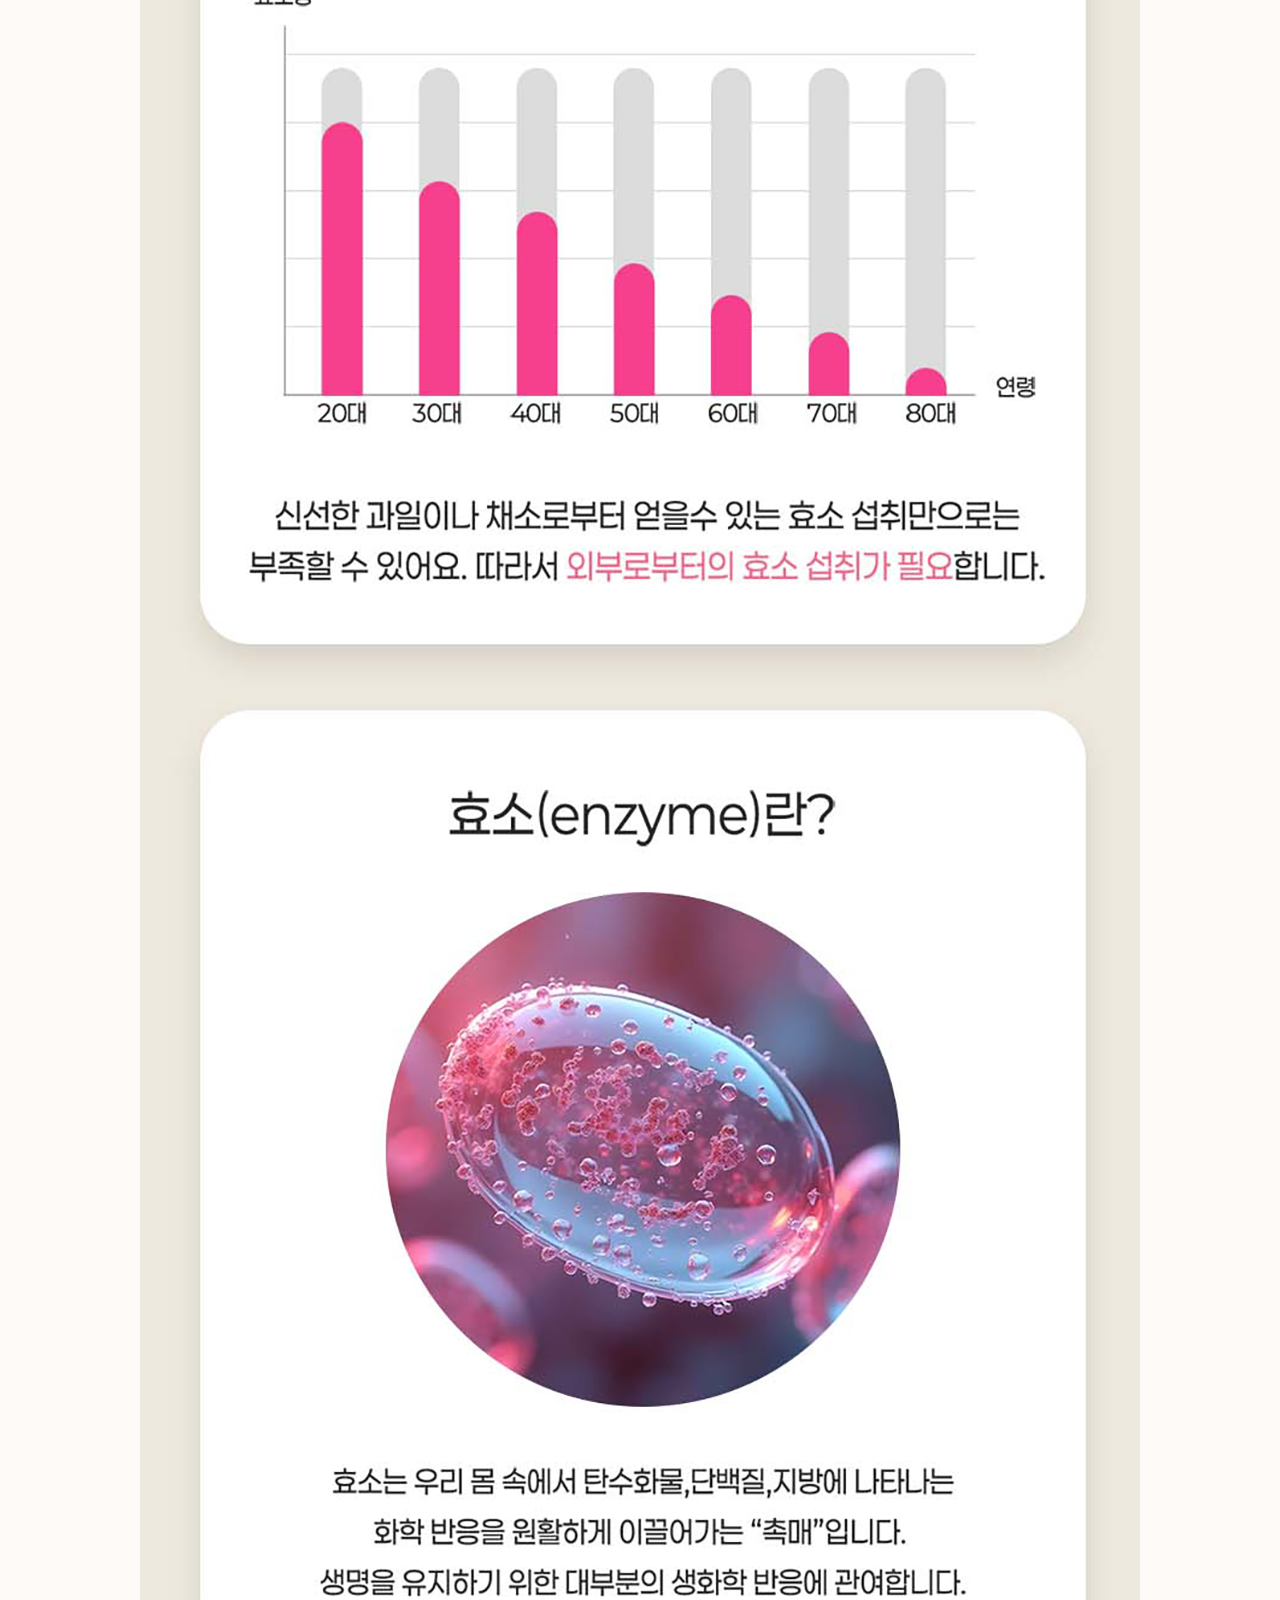
<file: sub/product_sub_1.html>
<!DOCTYPE html>
<html lang="ko">

<head>
    <meta charset="UTF-8">
    <meta name="viewport" content="width=device-width, initial-scale=1.0">
    <title>nutriz 효소생각</title>
    <link rel="stylesheet" href="../css/style_sub_1.css">
    <link rel="icon" type="image/ico" sizes="16x16" href="./images/favicon.ico">


    <!-- /* 원하는 높이로 스크롤시 아이콘나타나기 */ -->
    <script src="../js/jquery-3.4.1.min.js"></script>
    <script src="../js/script.js"></script>


</head>

<body>


    <div id="wrap_wrap">

        <!-- /* 원하는 높이로 스크롤시 아이콘나타나기 */ -->
        <a href="#" class="top"><img src="./images/top.png" alt="top버튼"></a>
        
        <a href="https://sammir114.github.io/portfolio/#projects" class="home">
    <img src="./images/home.png"    alt="home버튼">
</a>






        <!-- 헤더 꾸미기 S -->
        <div id="header_wrap">
            <div class="header">
                <h1 class="logo">
                    <a href="../index.html">
                        <img src="./images/logo.png" alt="로고">
                    </a>
                </h1>
            </div>
        </div>
        <!-- 헤더 꾸미기 E -->


        <!-- 메인배너 / Swiper 꾸미기 S -->
        <!-- <div id="main_banner">
            <div class="swiper mySwiper">
                <div class="swiper-wrapper">
                    <div class="swiper-slide"><img src="../images/mb02.jpg" alt="mb02"></div>
                </div>
            </div>
        </div> -->
        <!-- 메인배너 / Swiper 꾸미기 E -->



        <!-- 상세페이지 S-->
        <div class="container">
            <div class="product-section">
                <div class="product-image">
                    <img src="./images/best_01.jpg" alt="product-image_1">
                </div>

                <div class="product-info">
                    <div class="brand">NUTRIZ</div>
                    <h1 class="product-title">글루텐 분해 <strong>효소생각</strong></h1>
                    <div class="rating">★★★★★ (4.9) | 리뷰 128개</div>
                    <div class="price" data-price="42000">42,000원</div>

                    <div class="description">
                        먹을 땐 즐겁게,
                        <br>속은 가볍게!
                        <br>특허받은 글루텐 분해 효소
                    </div>

                    <div class="option-group">
                        <label>제품 선택</label>
                        <select>
                            <option>효소생각 1박스 (30포)</option>


                        </select>
                    </div>

                    <div class="quantity-control">
                        <button onclick="changeQuantity(-1)">-</button>
                        <input type="text" id="quantity" value="1" readonly>
                        <button onclick="changeQuantity(1)">+</button>
                    </div>

                    <div class="total-price-section">
                        <span>총 상품 금액</span>
                        <span id="total-price">42,000원</span>
                    </div>

                    <div class="btn-group">
                        <button class="btn btn-cart" onclick="alert('장바구니에 담겼습니다!')">장바구니</button>
                        <button class="btn btn-buy" onclick="alert('구매 페이지로 이동합니다.')">구매하기</button>
                    </div>
                </div>
            </div>

            <div class="detail-tabs">
                <div class="tab-buttons">
                    <div class="tab-btn active">상세정보</div>
                    <div class="tab-btn">구매평 (128)</div>
                    <div class="tab-btn">Q&A</div>
                </div>
                <div class="tab-content">
                    <p><img src="./images/product1_detail_page1.jpg" alt="Artboard_1"></p>
                    <p><img src="./images/product1_detail_page2.jpg" alt="Artboard_1"></p>


                </div>
            </div>
        </div>



















        <!-- footer S-->
        <div id="footer">
            <div class="footer_wrap">
                <h1 class="footer_logo"><a href="#"><img src="./images/logo_white.png" alt="logo_white"></a></h1>
                <div class="footer_util">
                    <ul class="text1">
                        <li><a href="#">이용약관</a></li>
                        <li><a href="#">개인정보취급방침</a></li>
                        <li><a href="#">이메일무단수집거부</a></li>
                        <li><a href="#">문의하기</a></li>
                        <li><a href="#">맴버십카드등록</a></li>
                    </ul>
                </div>
                <div class="text2">
                    <p>부산 중구 중앙대로 26 10층 (주)뉴트리즈 / 대표전화 : 080-100-1234
                        <br>사업자등록번호 : 123-12-12345 / 대표자 : 정한석
                        <br>통신판매업 : 제 2024-부산 - 01001호
                        <br>COPYRIGHT ⓒ NUTRIZ. ALL RIGHT RESERVED.
                    </p>
                </div>
                
            </div>

        </div>
        <!-- footer E-->














    </div>


    <script>
        // 기본 가격 설정
        const productPrice = 42000;
        const quantityInput = document.getElementById('quantity');
        const totalPriceElement = document.getElementById('total-price');

        // 숫자를 '42,000원' 형식으로 변환하는 함수
        function formatPrice(price) {
            return price.toLocaleString() + '원';
        }

        // 수량 변경 함수
        function changeQuantity(change) {
            let currentQuantity = parseInt(quantityInput.value);
            let newQuantity = currentQuantity + change;

            // 수량은 1 미만으로 내려갈 수 없음
            if (newQuantity < 1) return;

            quantityInput.value = newQuantity;
            updateTotalPrice();
        }

        // 총 가격 업데이트 함수
        function updateTotalPrice() {
            let count = parseInt(quantityInput.value);
            let total = productPrice * count;
            totalPriceElement.innerText = formatPrice(total);
        }
    </script>


</body>

</html>
</file>
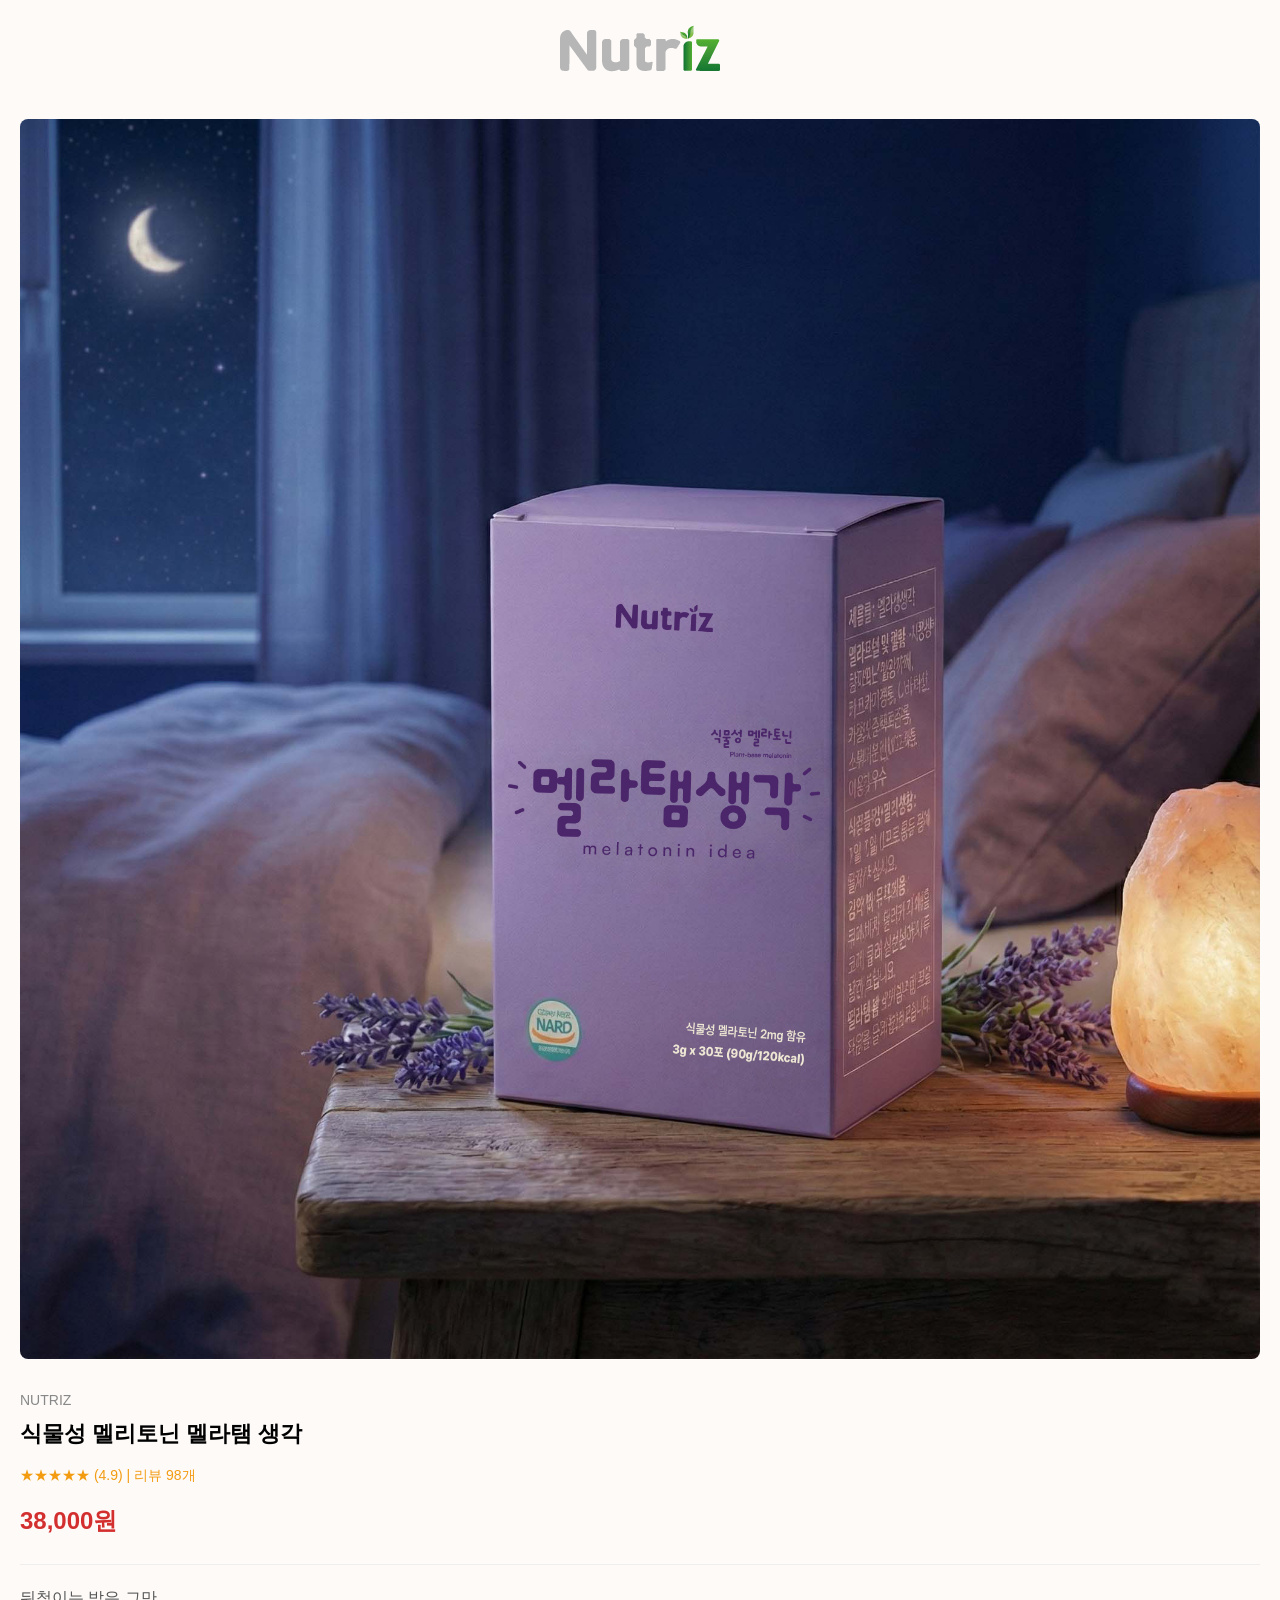
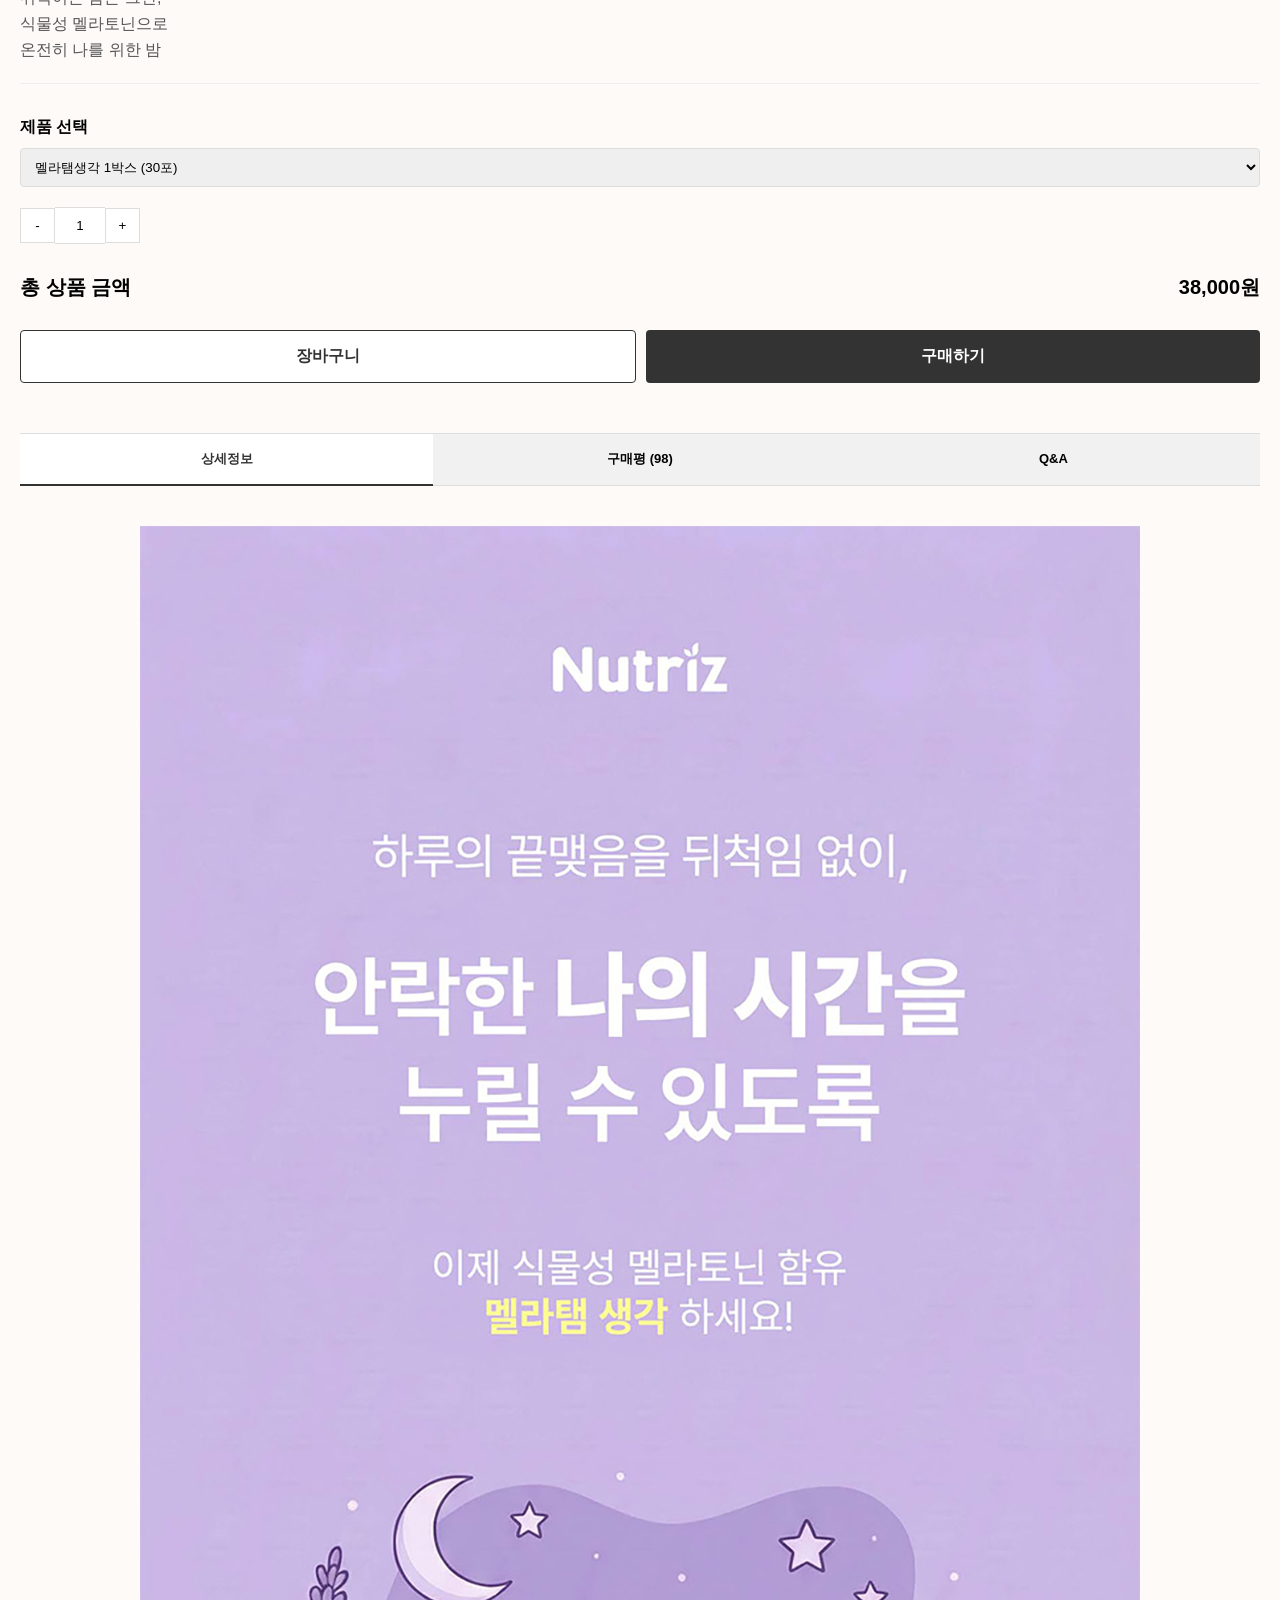
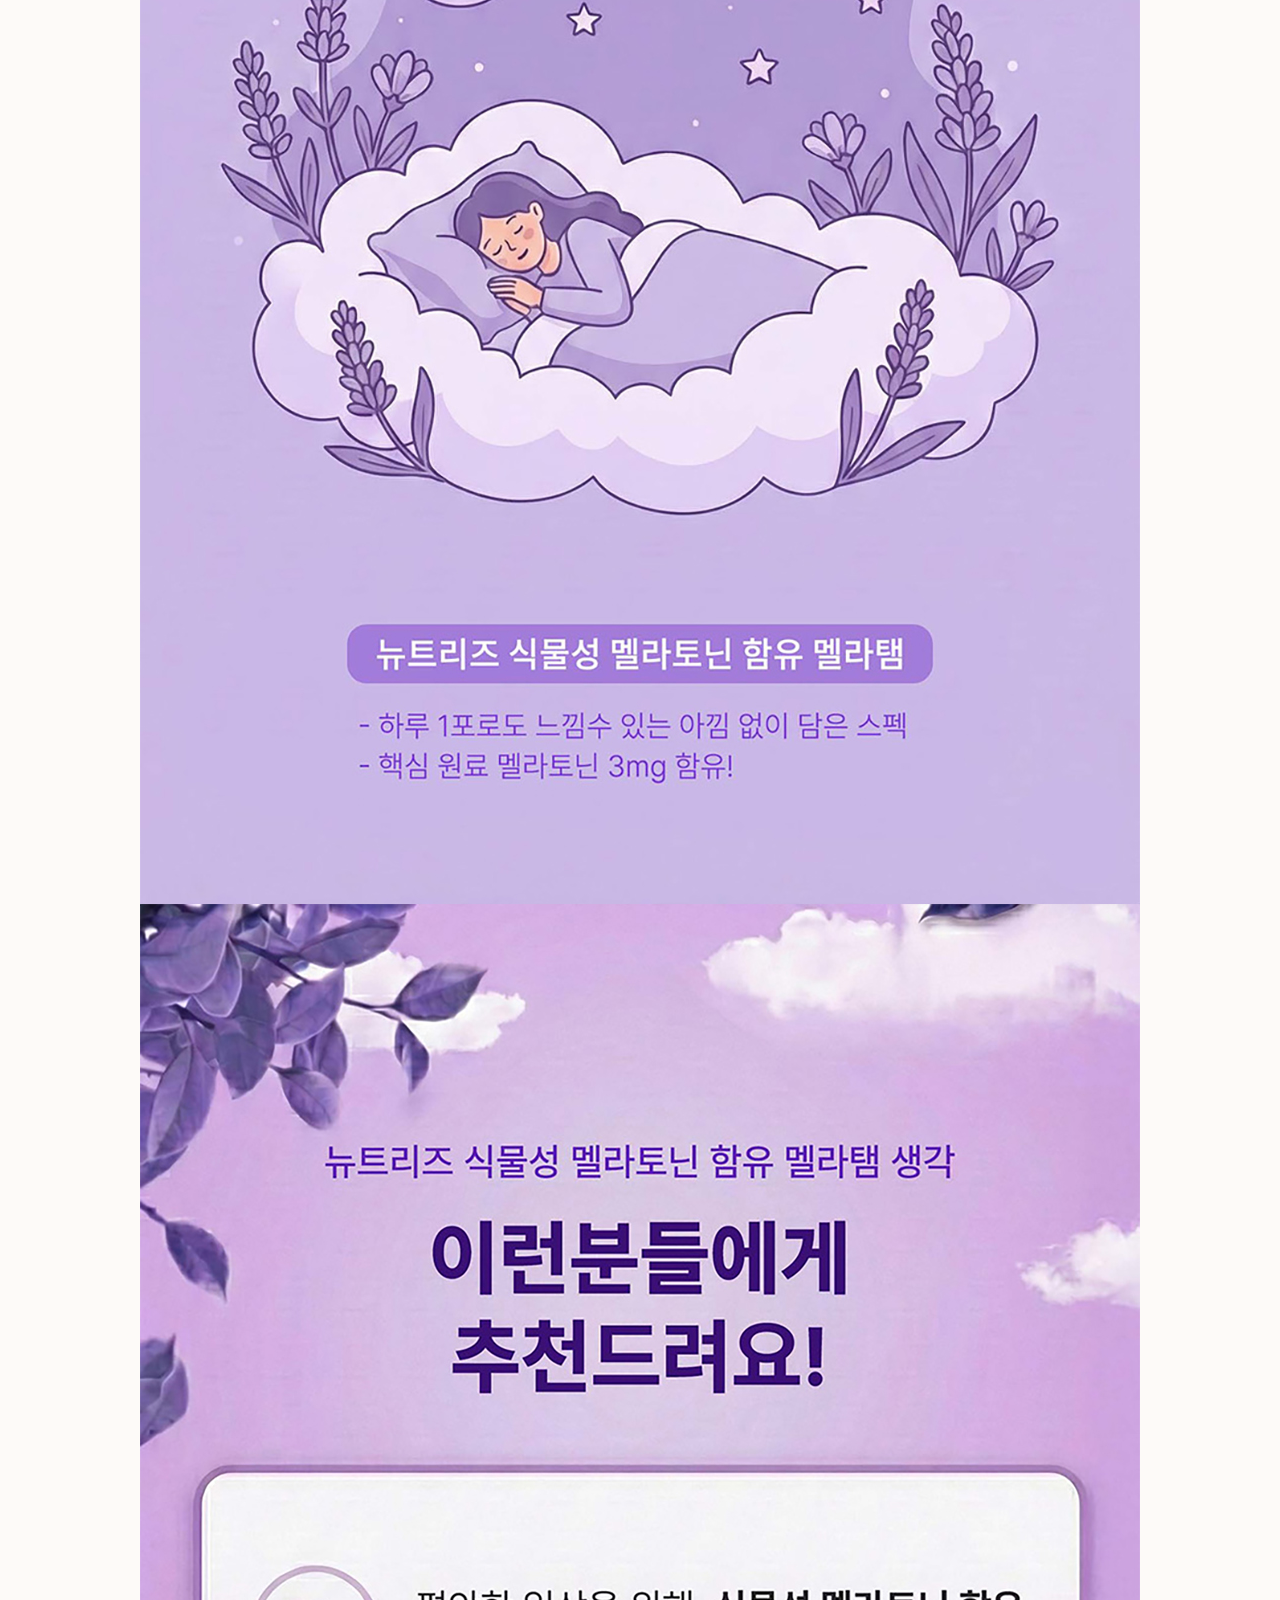
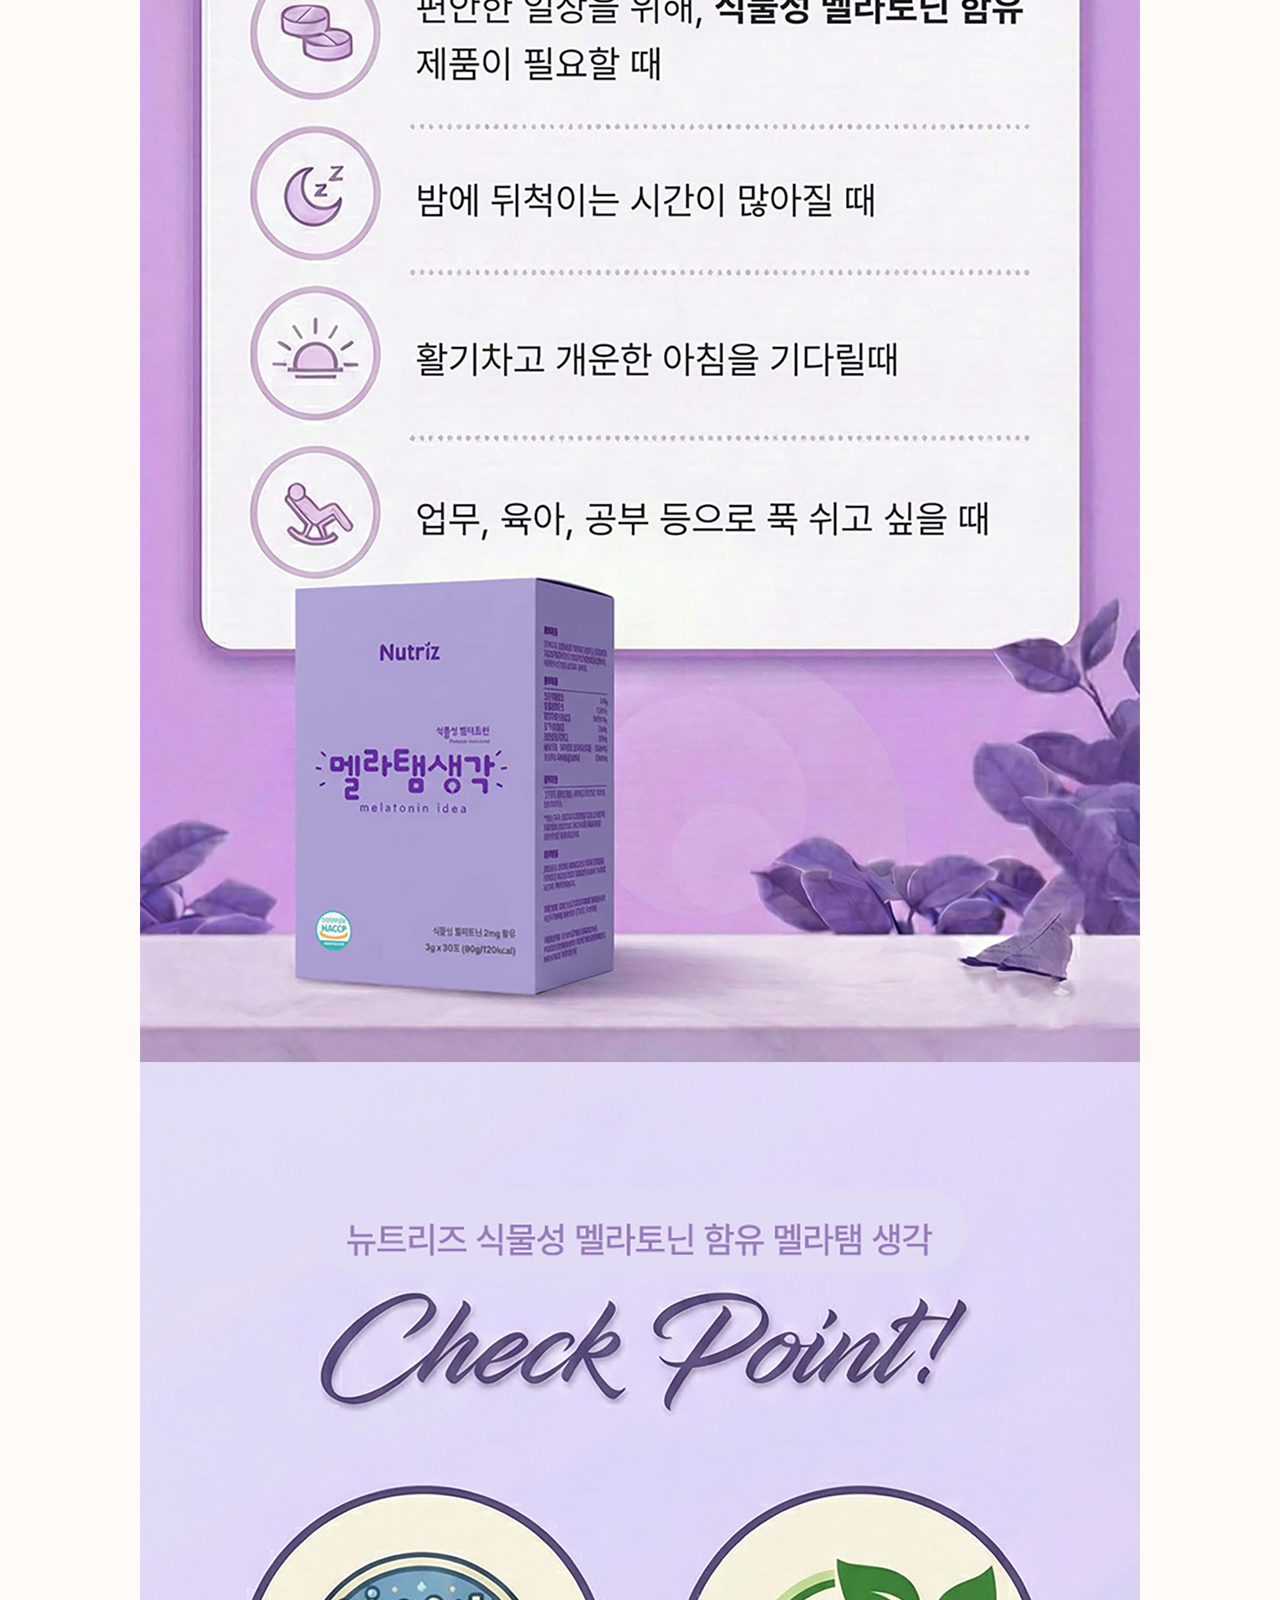
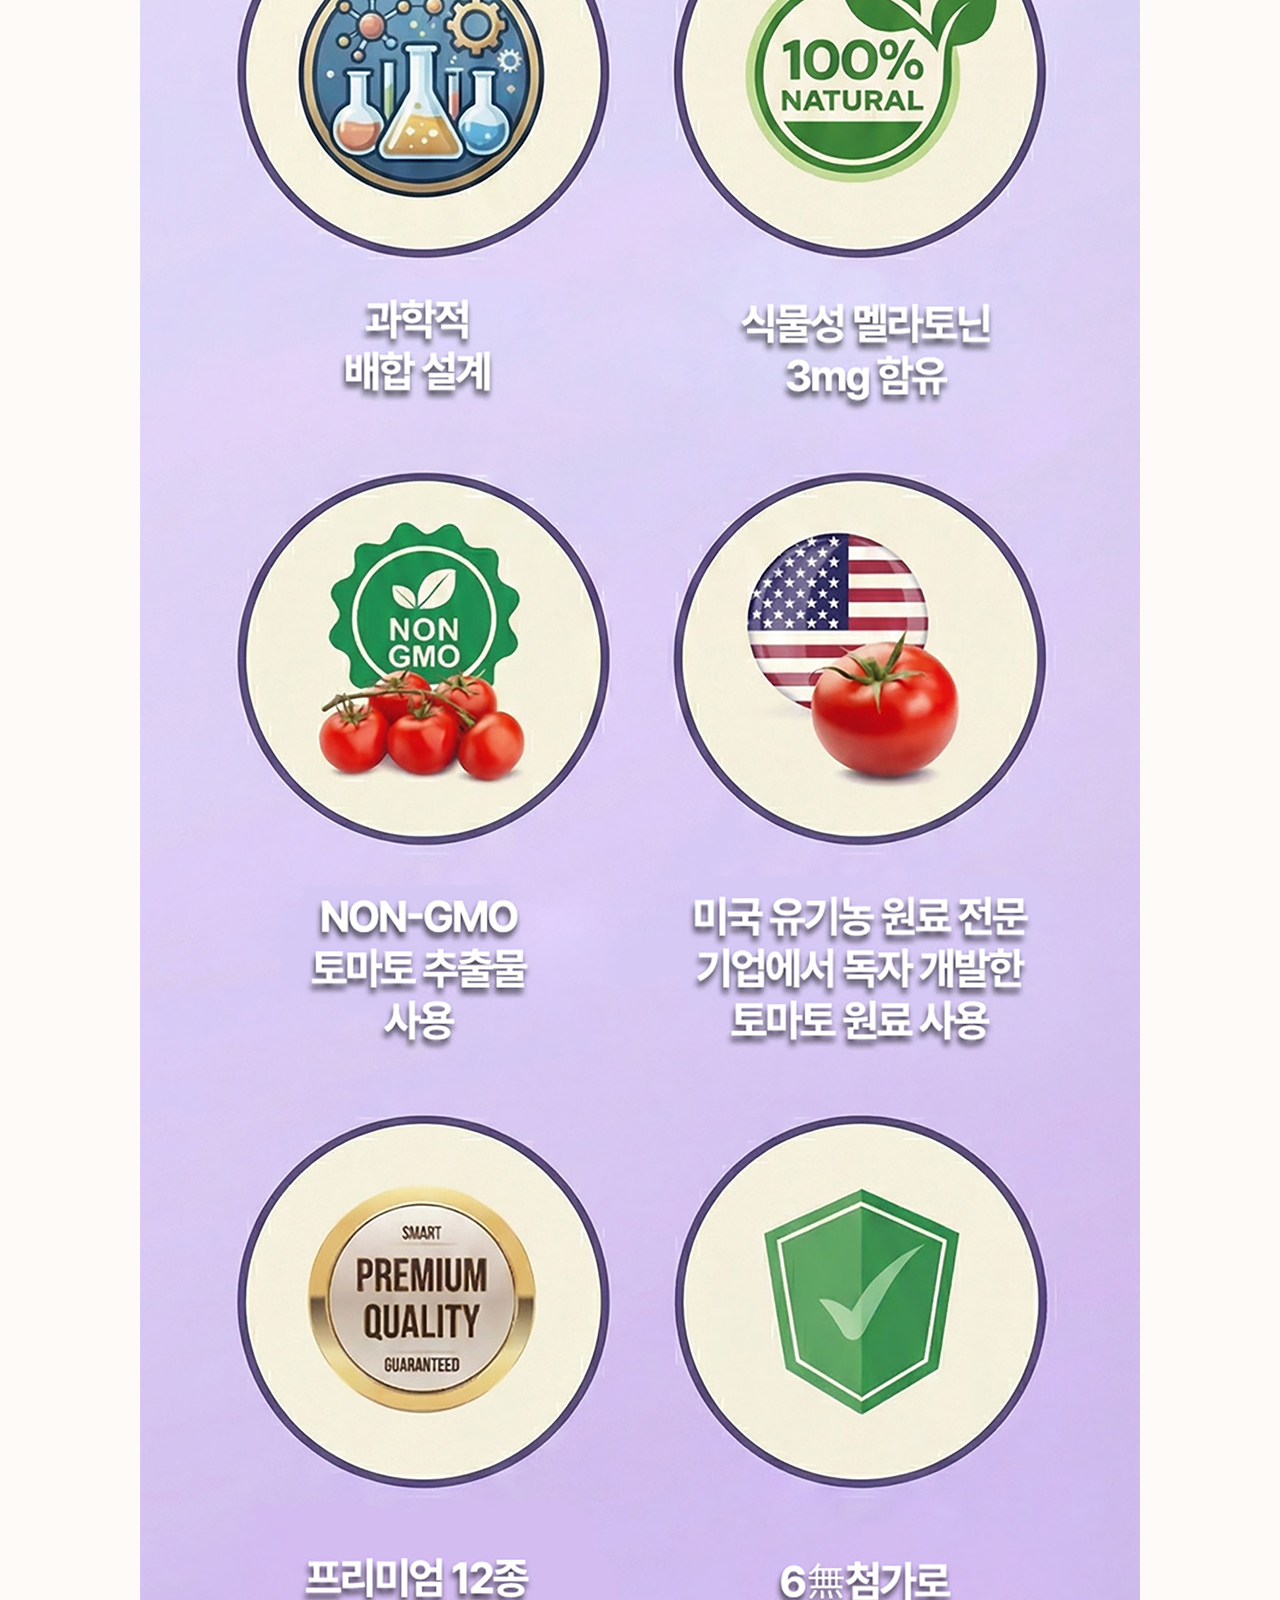
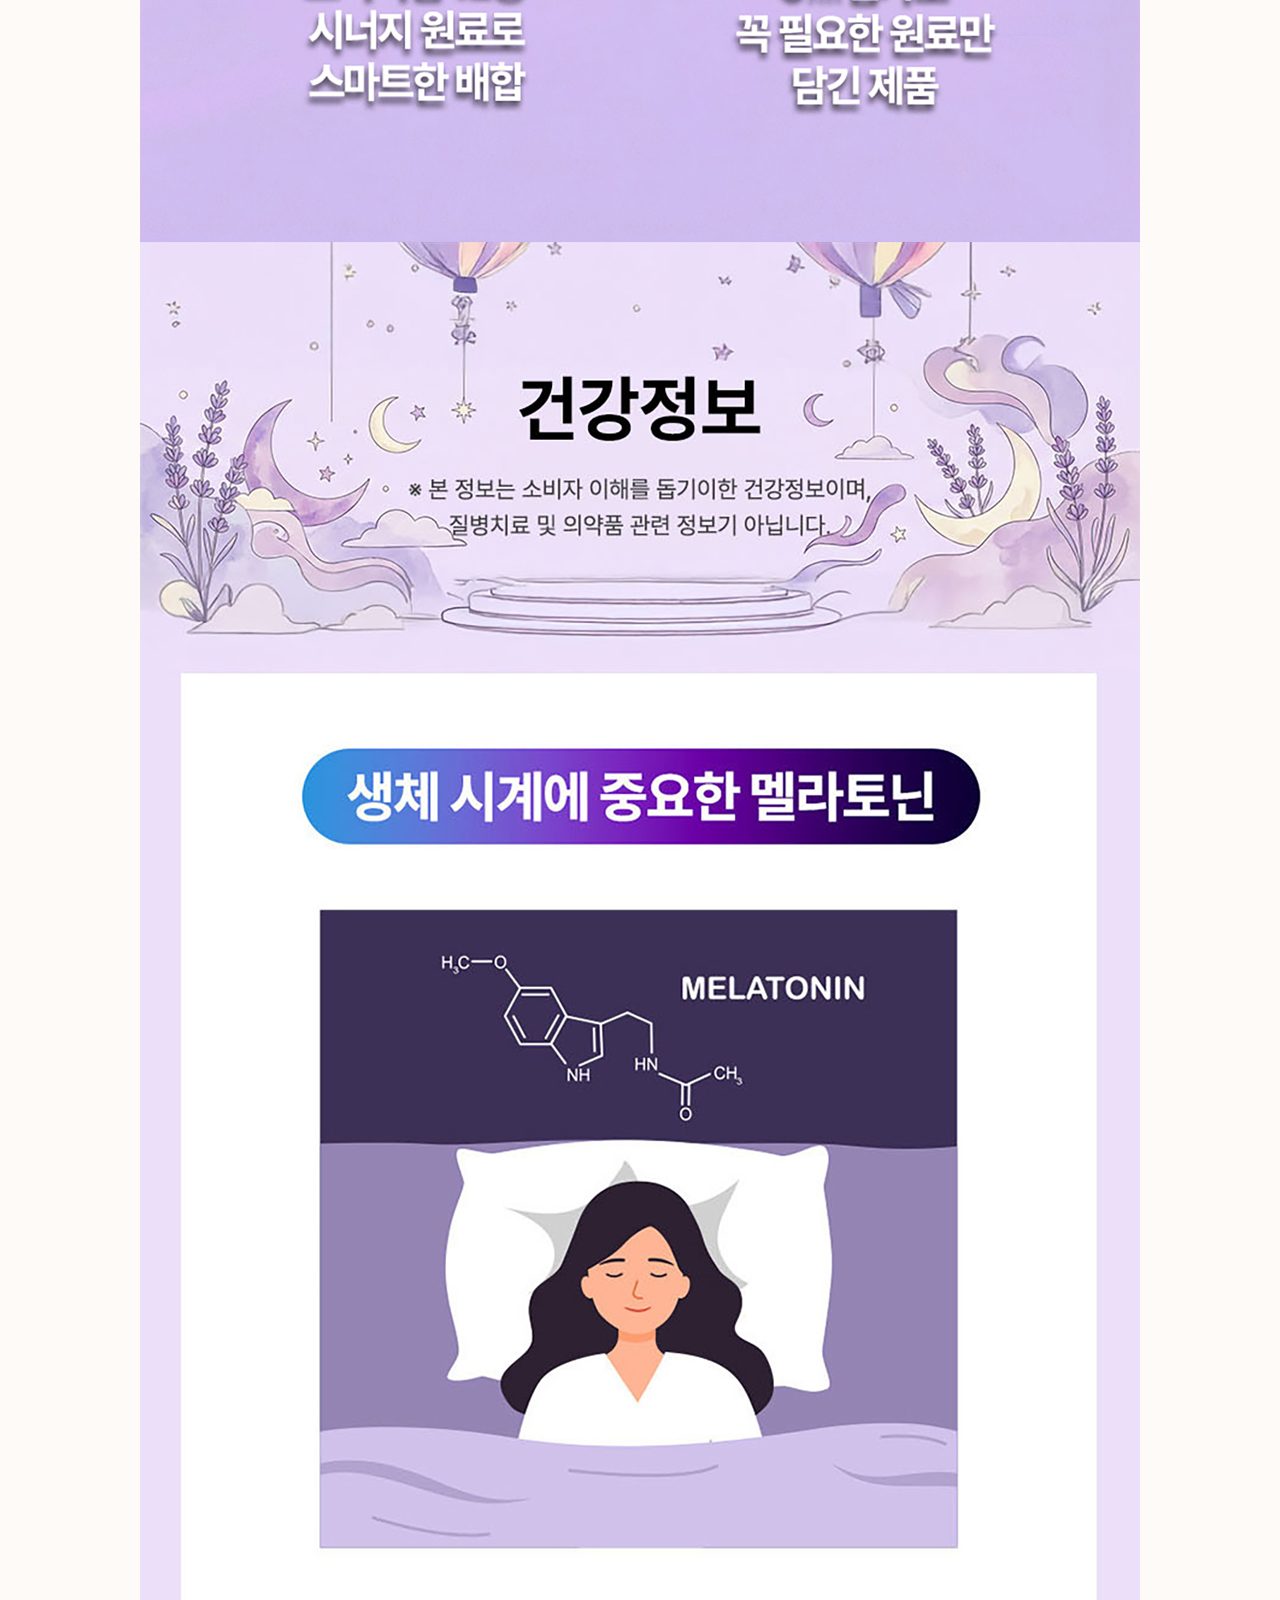
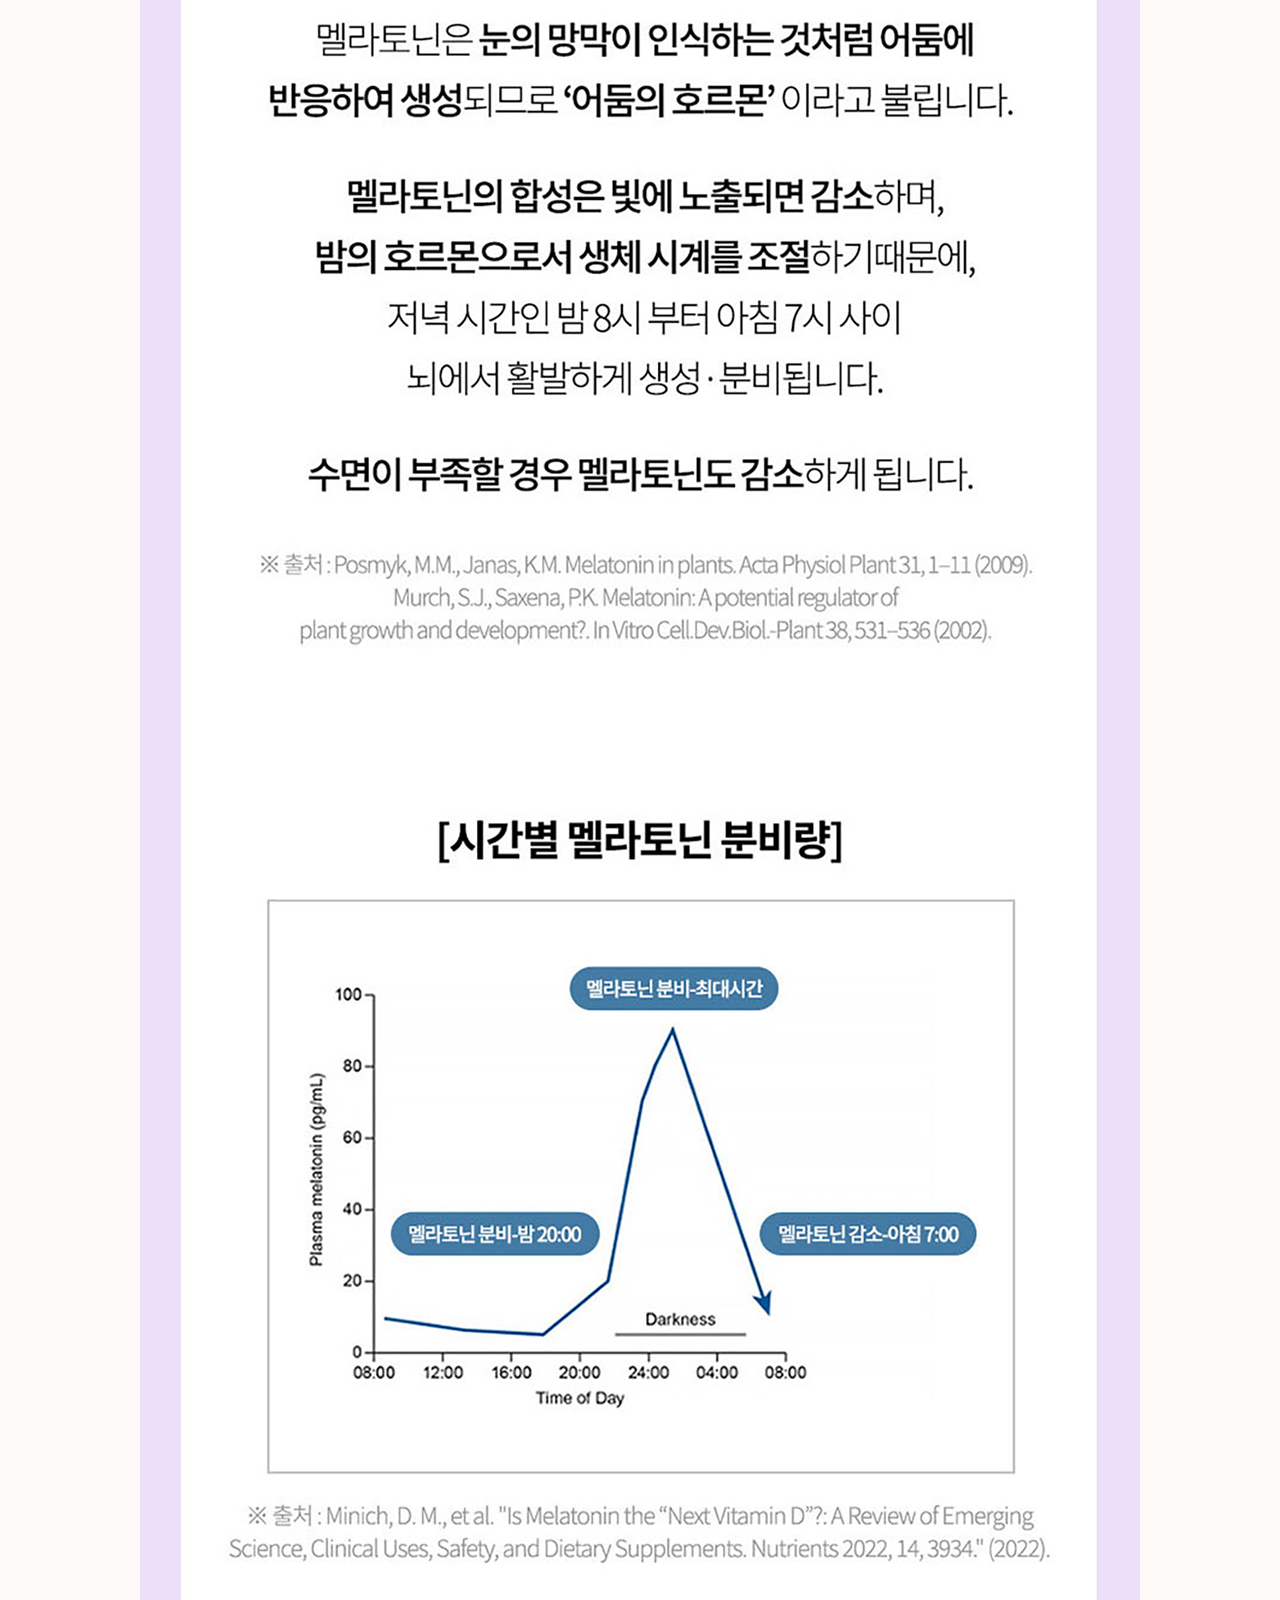
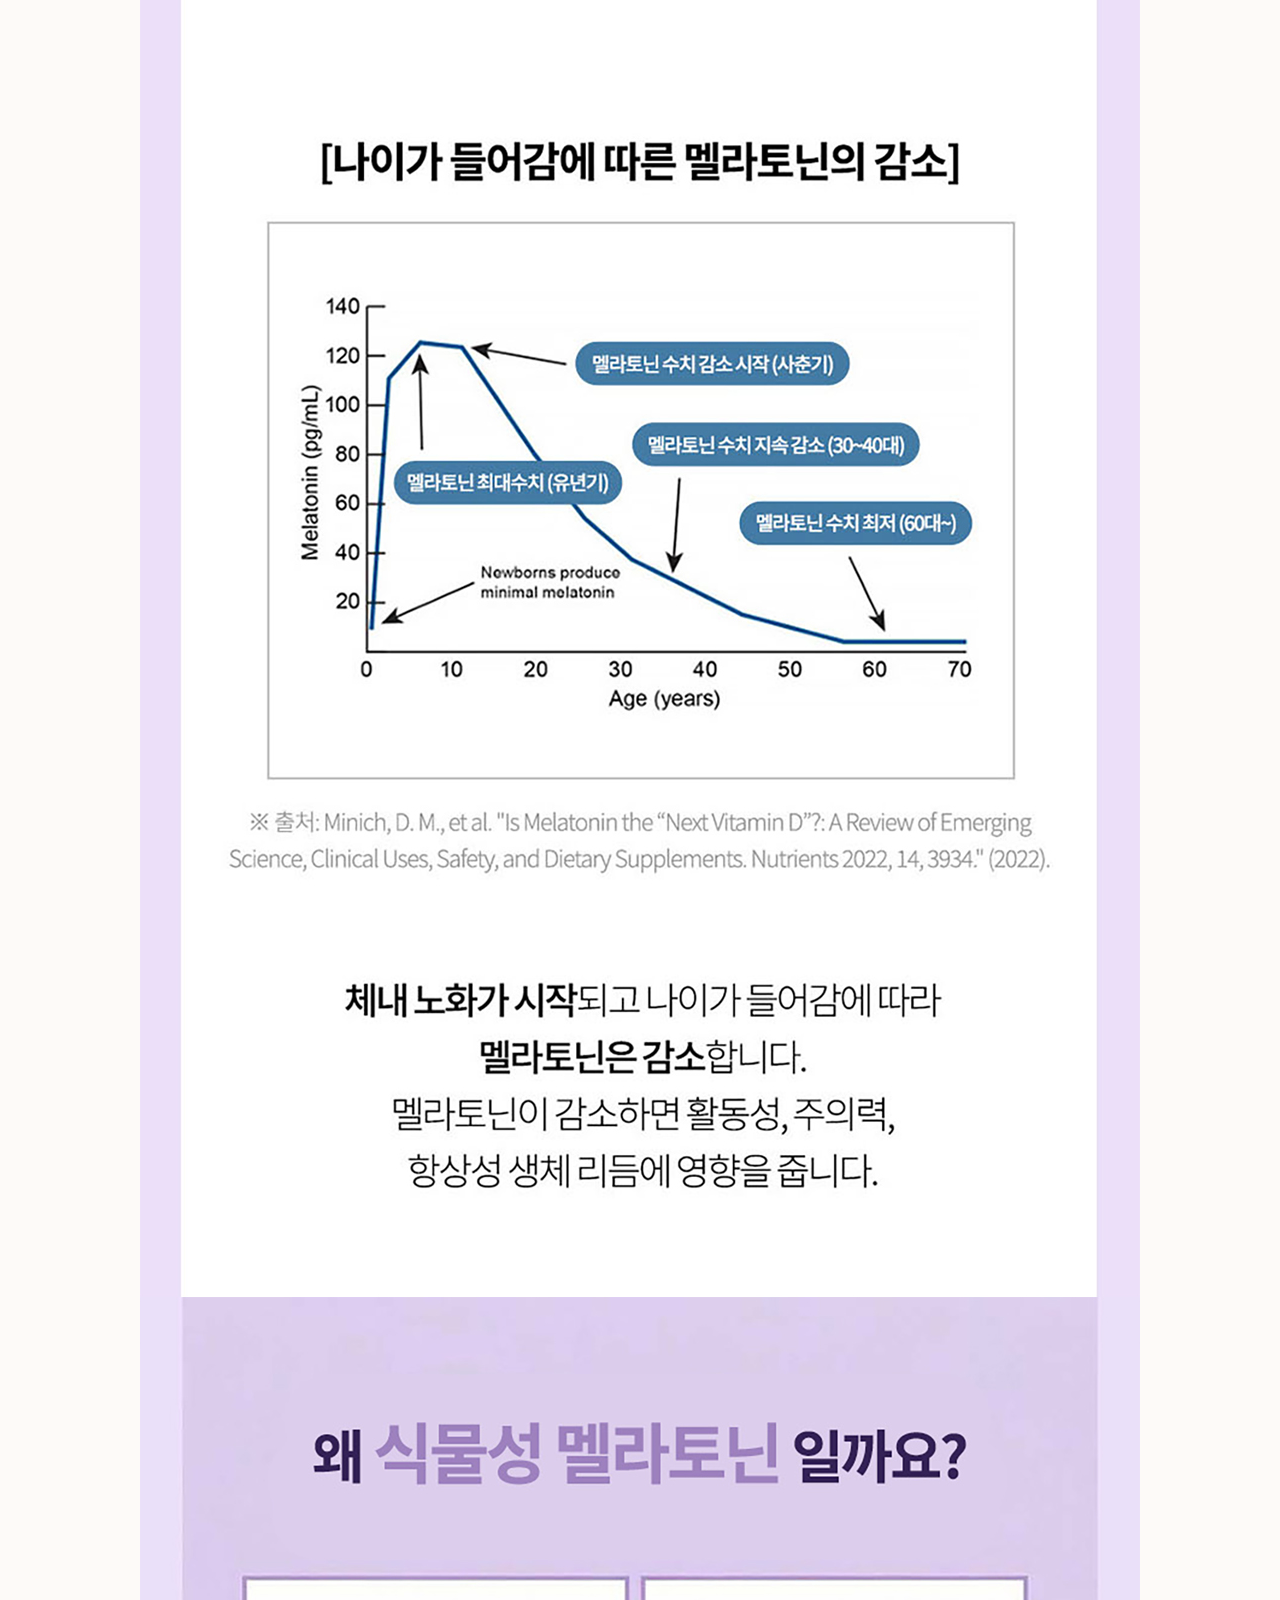
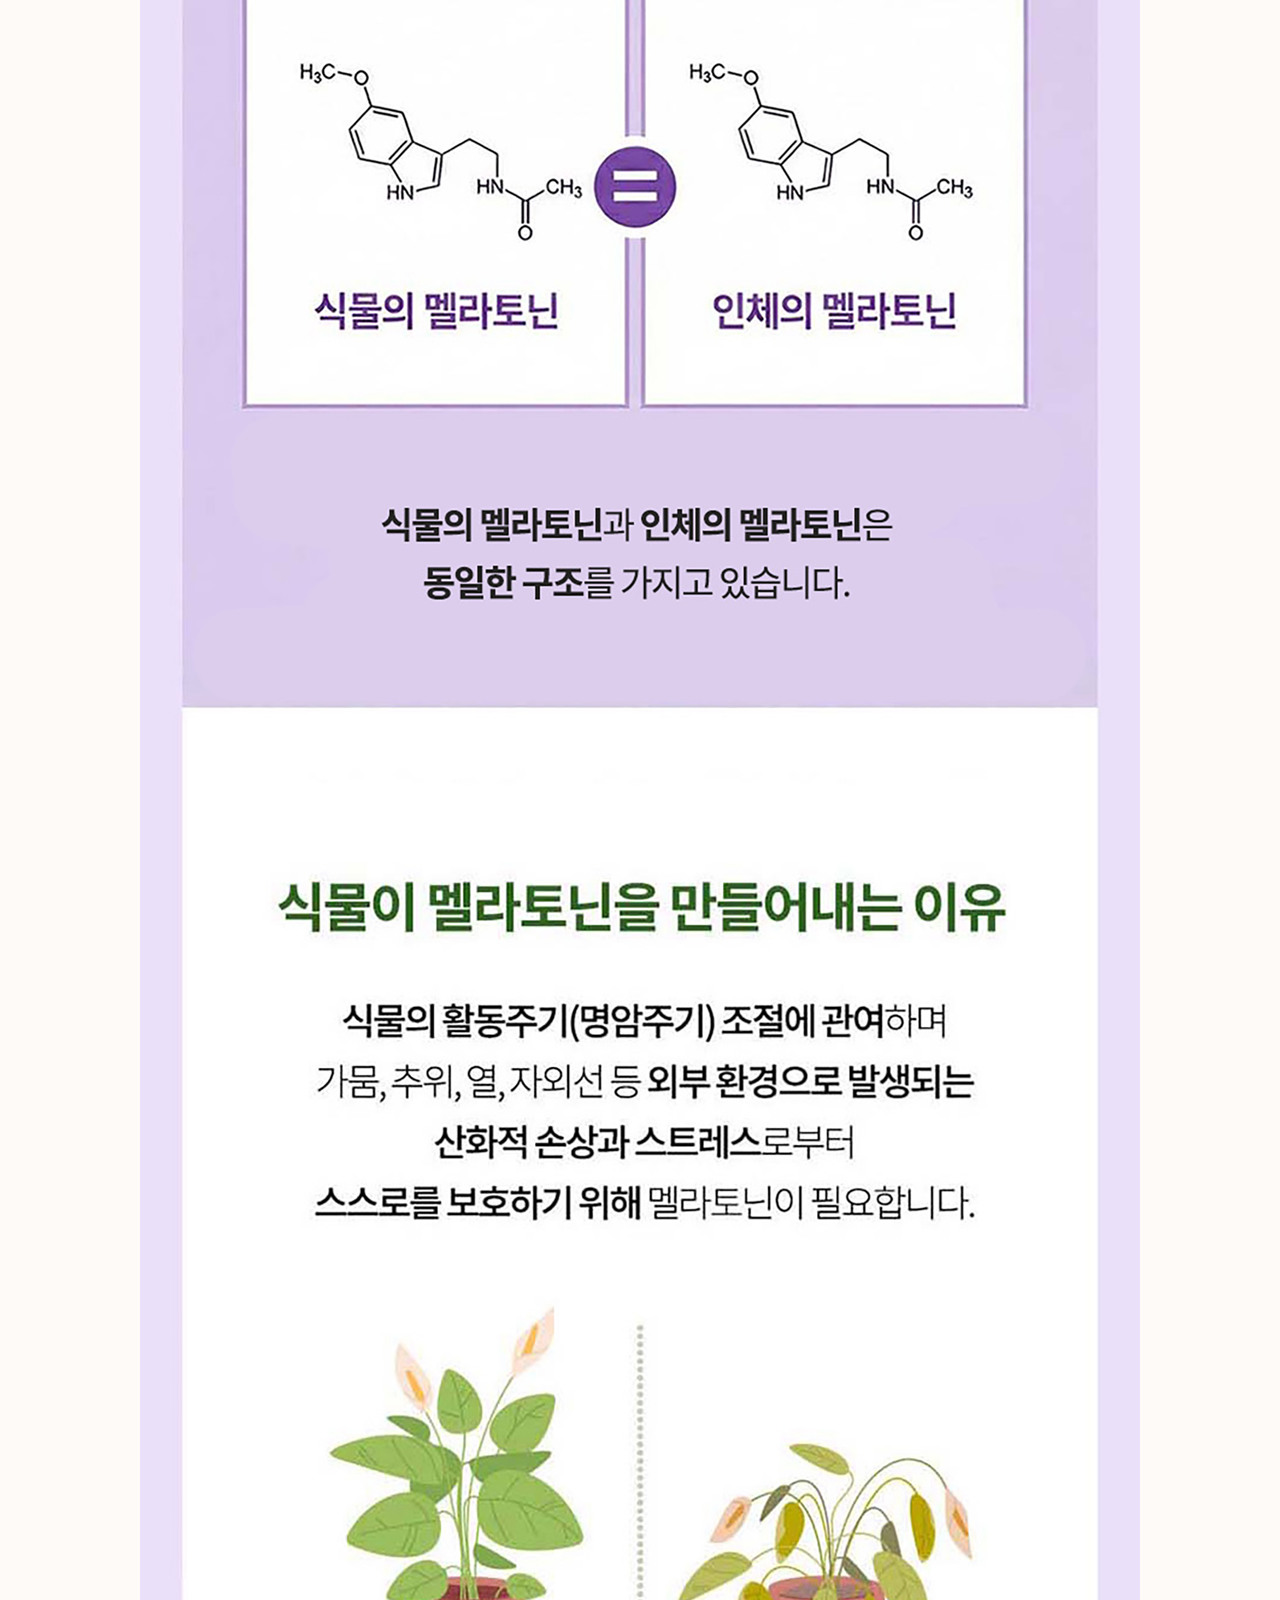
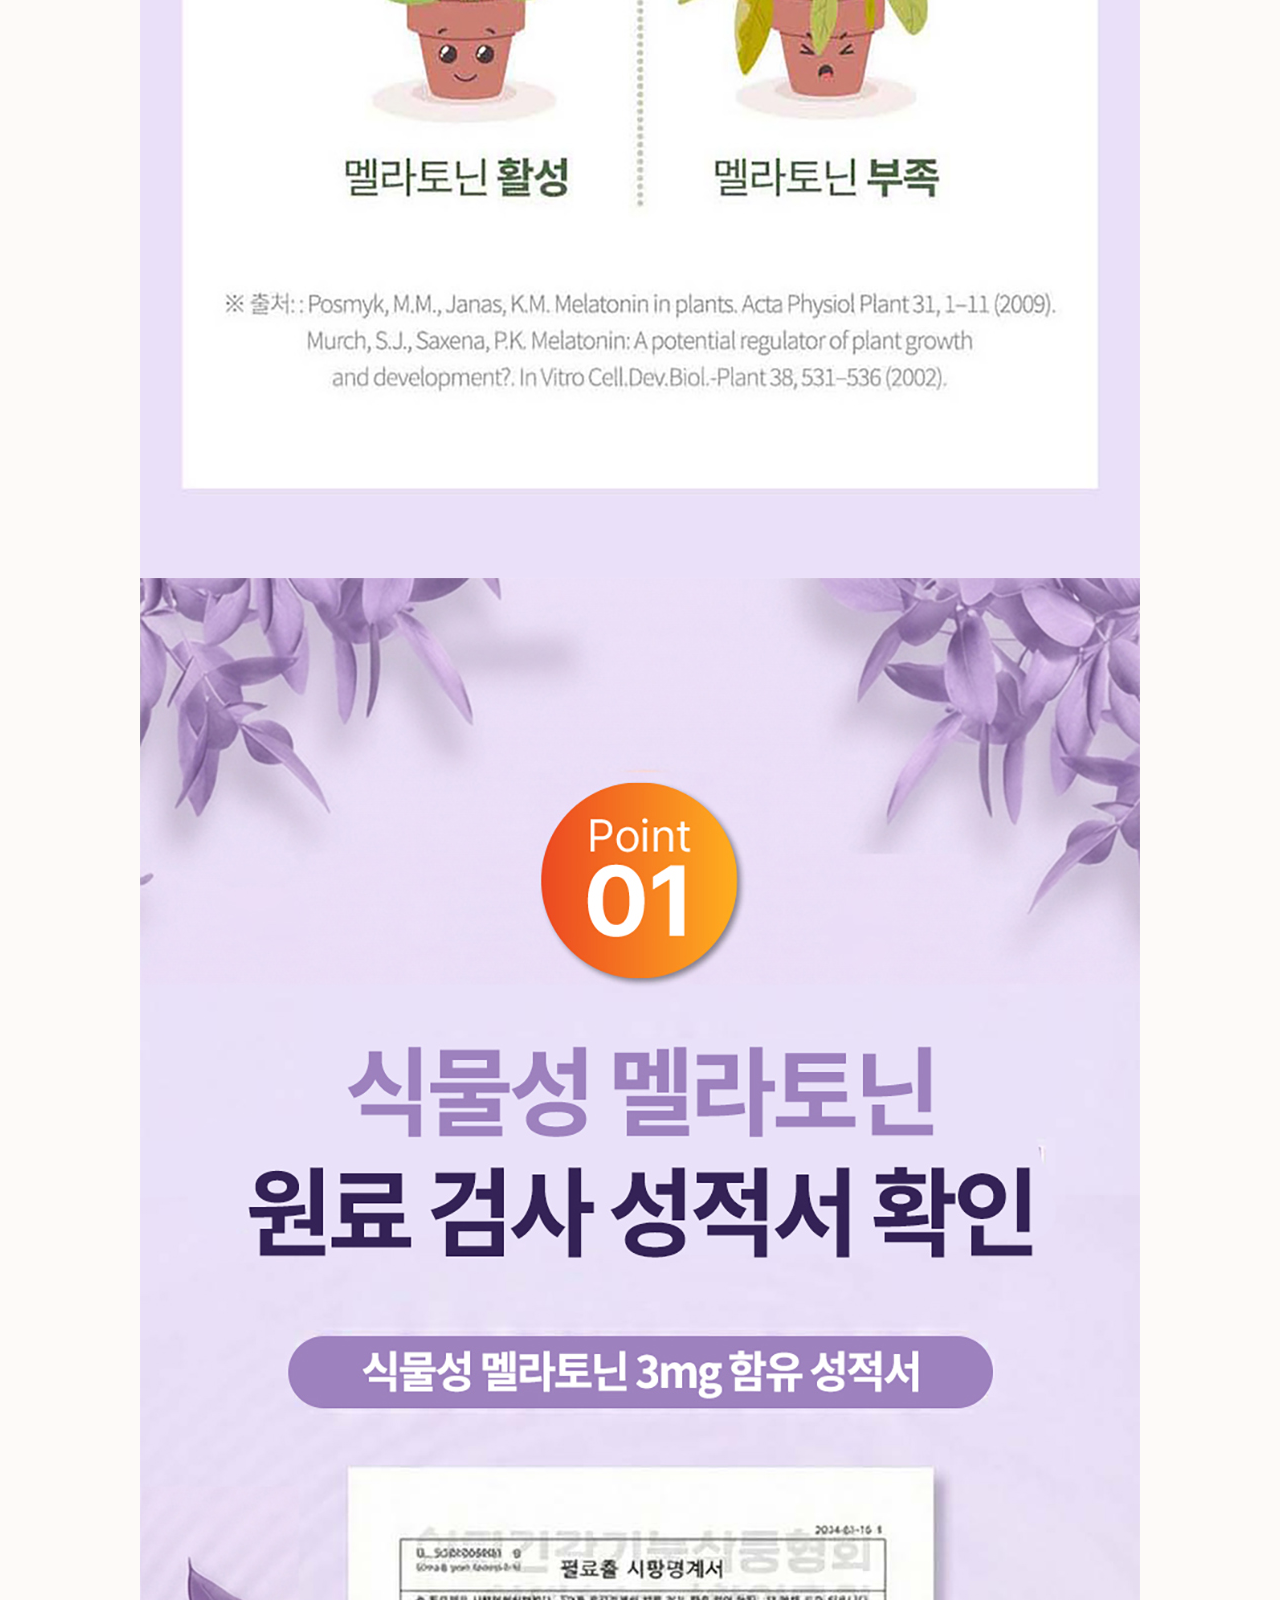
<file: sub/product_sub_2.html>
<!DOCTYPE html>
<html lang="ko">

<head>
    <meta charset="UTF-8">
    <meta name="viewport" content="width=device-width, initial-scale=1.0">
    <title>nutriz 멜라탬 생각</title>
    <link rel="stylesheet" href="../css/style_sub_2.css">
    <link rel="icon" type="image/ico" sizes="16x16" href="./images/favicon.ico">


    <!-- /* 원하는 높이로 스크롤시 아이콘나타나기 */ -->
    <script src="../js/jquery-3.4.1.min.js"></script>
    <script src="../js/script.js"></script>


</head>

<body>


    <div id="wrap_wrap">

        <!-- /* 원하는 높이로 스크롤시 아이콘나타나기 */ -->
        <a href="#" class="top"><img src="./images/top.png" alt="top버튼"></a>
        
        <a href="https://sammir114.github.io/portfolio/#projects" class="home">
    <img src="./images/home.png"    alt="home버튼">
</a>






        <!-- 헤더 꾸미기 S -->
        <div id="header_wrap">
            <div class="header">
                <h1 class="logo">
                    <a href="../index.html">
                        <img src="./images/logo.png" alt="로고">
                    </a>
                </h1>
            </div>
        </div>
        <!-- 헤더 꾸미기 E -->


        <!-- 메인배너 / Swiper 꾸미기 S -->
        <!-- <div id="main_banner">
            <div class="swiper mySwiper">
                <div class="swiper-wrapper">
                    <div class="swiper-slide"><img src="../images/mb02.jpg" alt="mb02"></div>
                </div>
            </div>
        </div> -->
        <!-- 메인배너 / Swiper 꾸미기 E -->



        <!-- 상세페이지 S-->
        <div class="container">
            <div class="product-section">
                <div class="product-image">
                    <img src="./images/best_02.jpg" alt="product-image_1">
                </div>

                <div class="product-info">
                    <div class="brand">NUTRIZ</div>
                    <h1 class="product-title">식물성 멜리토닌 <strong>멜라탬 생각</strong></h1>
                    <div class="rating">★★★★★ (4.9) | 리뷰 98개</div>
                    <div class="price" data-price="
            8000">38,000원</div>

                    <div class="description">
                        뒤척이는 밤은 그만,
                        <br>식물성 멜라토닌으로
                        <br>온전히 나를 위한 밤
                    </div>

                    <div class="option-group">
                        <label>제품 선택</label>
                        <select>
                            <option>멜라탬생각 1박스 (30포)</option>


                        </select>
                    </div>

                    <div class="quantity-control">
                        <button onclick="changeQuantity(-1)">-</button>
                        <input type="text" id="quantity" value="1" readonly>
                        <button onclick="changeQuantity(1)">+</button>
                    </div>

                    <div class="total-price-section">
                        <span>총 상품 금액</span>
                        <span id="total-price">38,000원</span>
                    </div>

                    <div class="btn-group">
                        <button class="btn btn-cart" onclick="alert('장바구니에 담겼습니다!')">장바구니</button>
                        <button class="btn btn-buy" onclick="alert('구매 페이지로 이동합니다.')">구매하기</button>
                    </div>
                </div>
            </div>

            <div class="detail-tabs">
                <div class="tab-buttons">
                    <div class="tab-btn active">상세정보</div>
                    <div class="tab-btn">구매평 (98)</div>
                    <div class="tab-btn">Q&A</div>
                </div>
                <div class="tab-content">
                    <p><img src="./images/product2_detail_page1.jpg" alt="product2_detail_page"></p>
                    <p><img src="./images/product2_detail_page2.jpg" alt="product2_detail_page"></p>
                    <p><img src="./images/product2_detail_page3.jpg" alt="product2_detail_page"></p>

                </div>
            </div>
        </div>



















        <!-- footer S-->
        <div id="footer">
            <div class="footer_wrap">
                <h1 class="footer_logo"><a href="#"><img src="./images/logo_white.png" alt="logo_white"></a></h1>
                <div class="footer_util">
                    <ul class="text1">
                        <li><a href="#">이용약관</a></li>
                        <li><a href="#">개인정보취급방침</a></li>
                        <li><a href="#">이메일무단수집거부</a></li>
                        <li><a href="#">문의하기</a></li>
                        <li><a href="#">맴버십카드등록</a></li>
                    </ul>
                </div>
                <div class="text2">
                    <p>부산 중구 중앙대로 26 10층 (주)뉴트리즈 / 대표전화 : 080-100-1234
                        <br>사업자등록번호 : 123-12-12345 / 대표자 : 정한석
                        <br>통신판매업 : 제 2024-부산 - 01001호
                        <br>COPYRIGHT ⓒ NUTRIZ. ALL RIGHT RESERVED.
                    </p>
                </div>
               

        </div>
        <!-- footer E-->














    </div>


    <script>
        // 기본 가격 설정
        const productPrice = 38000;
        const quantityInput = document.getElementById('quantity');
        const totalPriceElement = document.getElementById('total-price');

        // 숫자를 '38,000원' 형식으로 변환하는 함수
        function formatPrice(price) {
            return price.toLocaleString() + '원';
        }

        // 수량 변경 함수
        function changeQuantity(change) {
            let currentQuantity = parseInt(quantityInput.value);
            let newQuantity = currentQuantity + change;

            // 수량은 1 미만으로 내려갈 수 없음
            if (newQuantity < 1) return;

            quantityInput.value = newQuantity;
            updateTotalPrice();
        }

        // 총 가격 업데이트 함수
        function updateTotalPrice() {
            let count = parseInt(quantityInput.value);
            let total = productPrice * count;
            totalPriceElement.innerText = formatPrice(total);
        }
    </script>


</body>

</html>
</file>
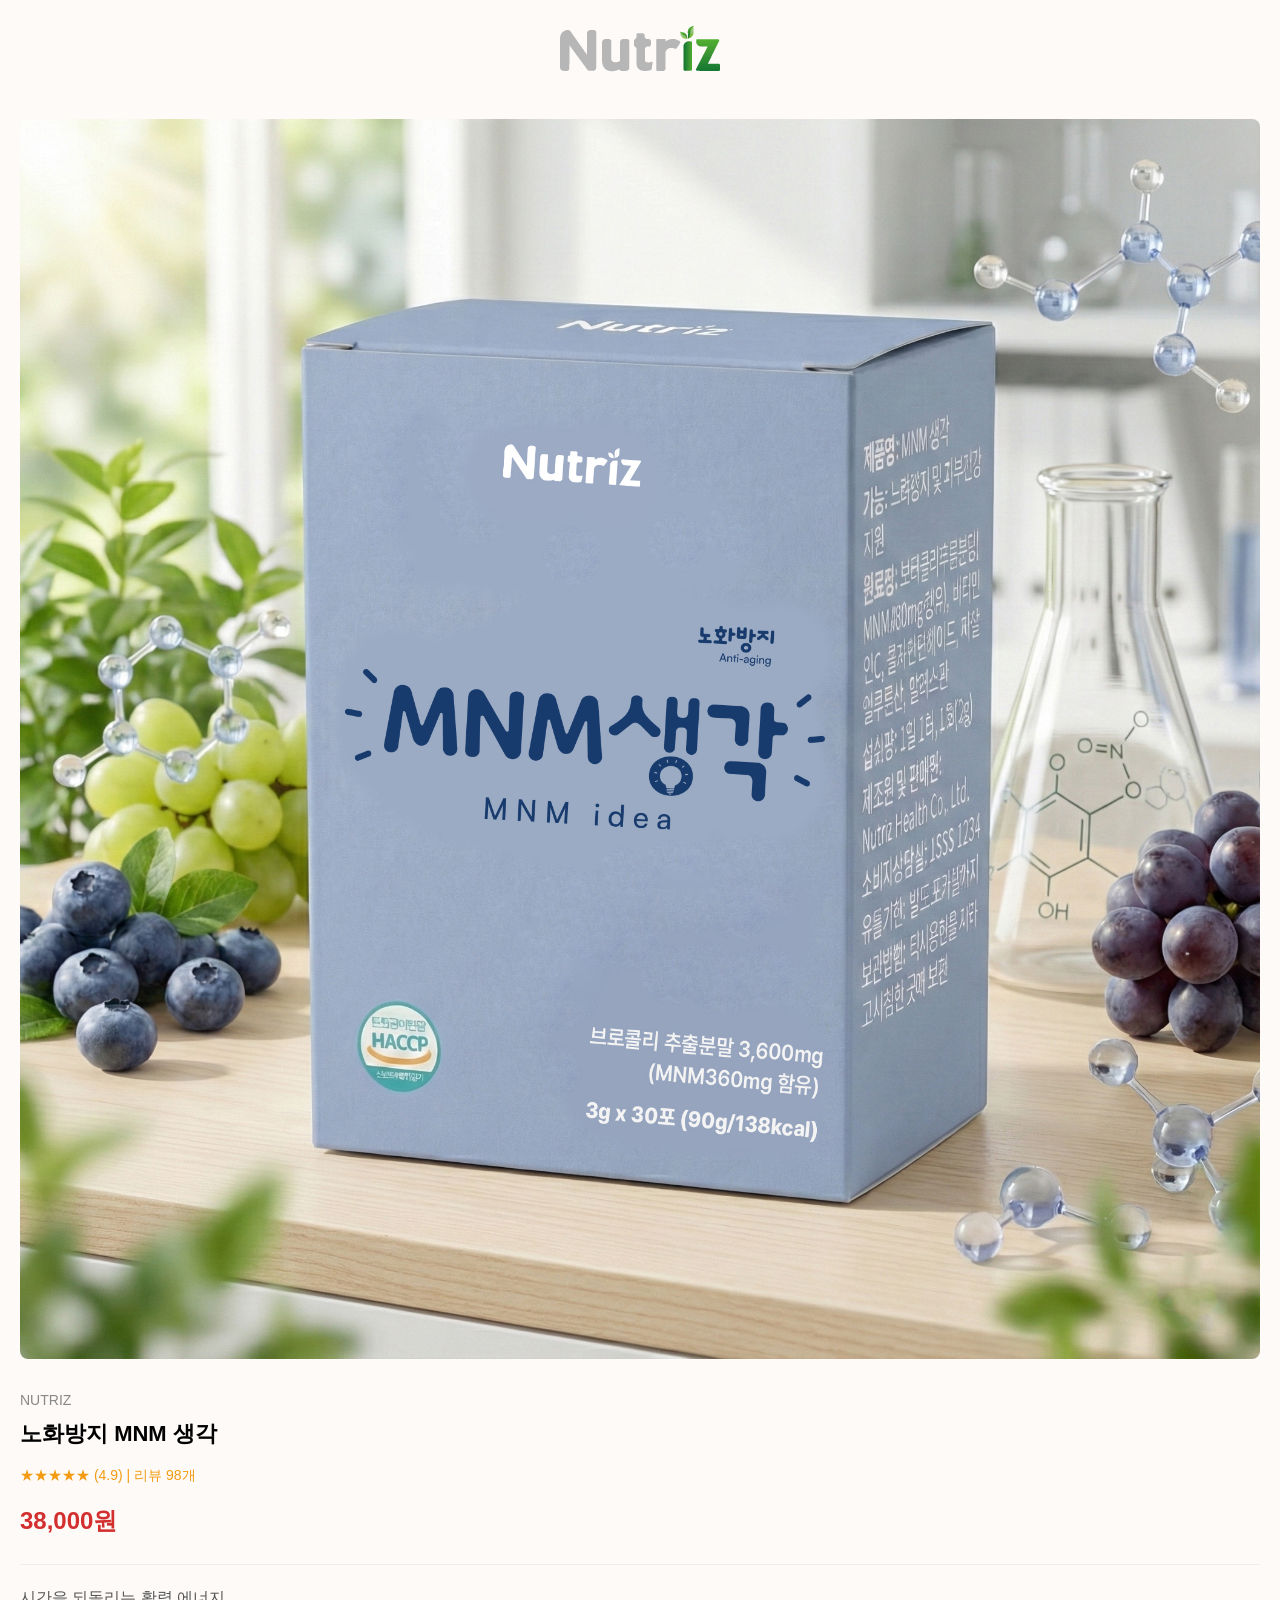
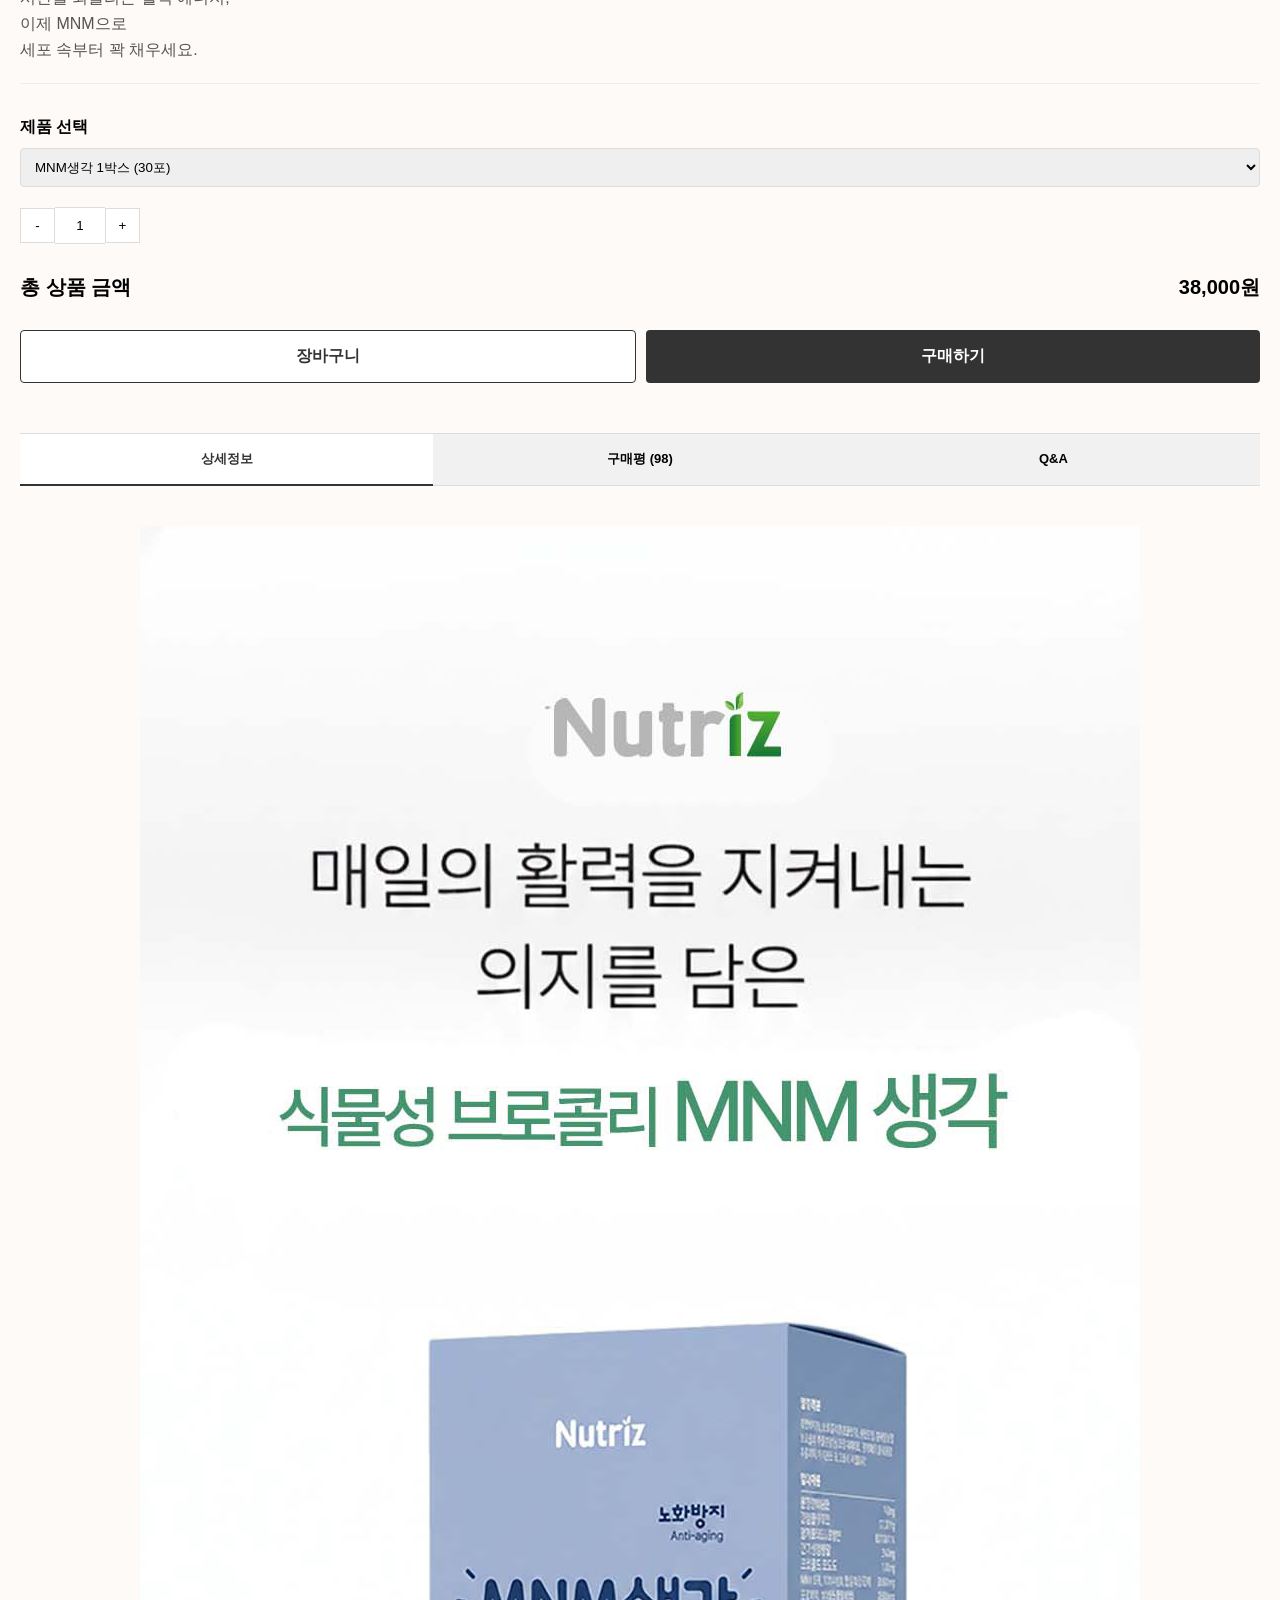
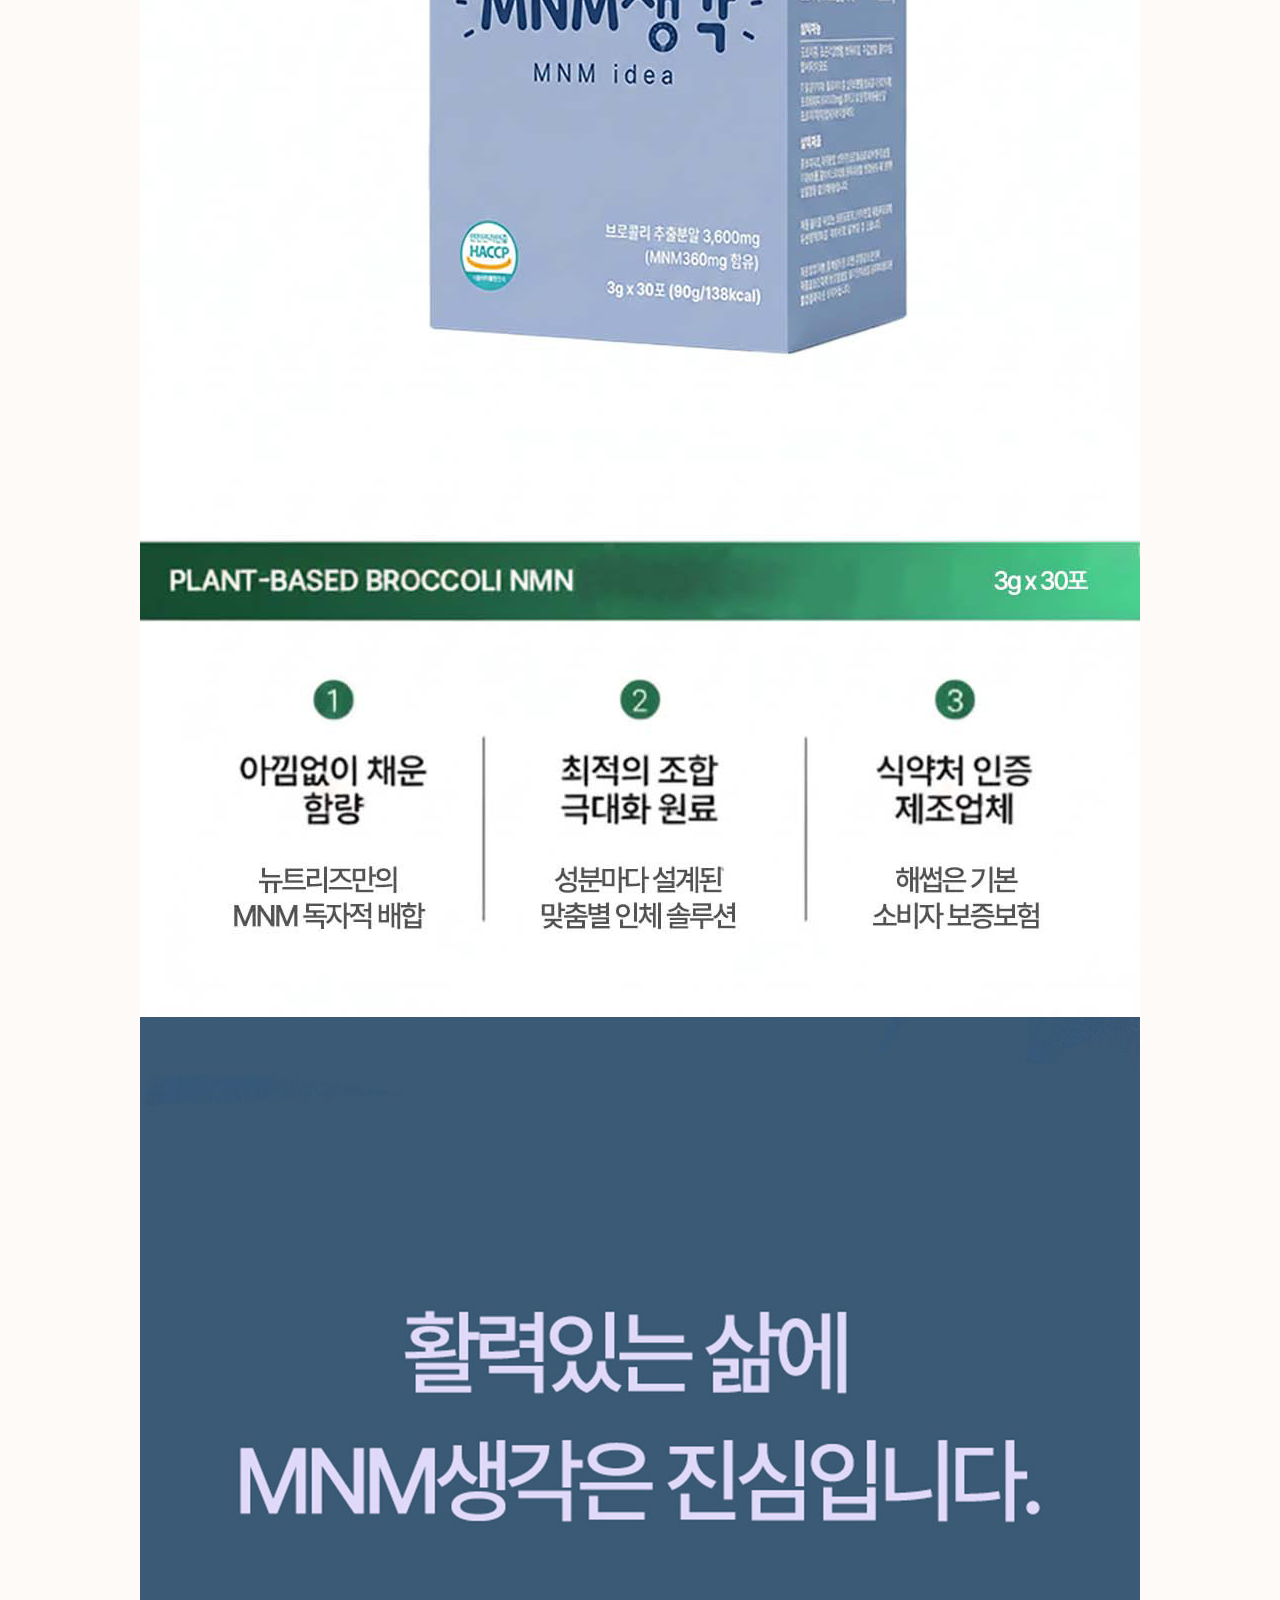
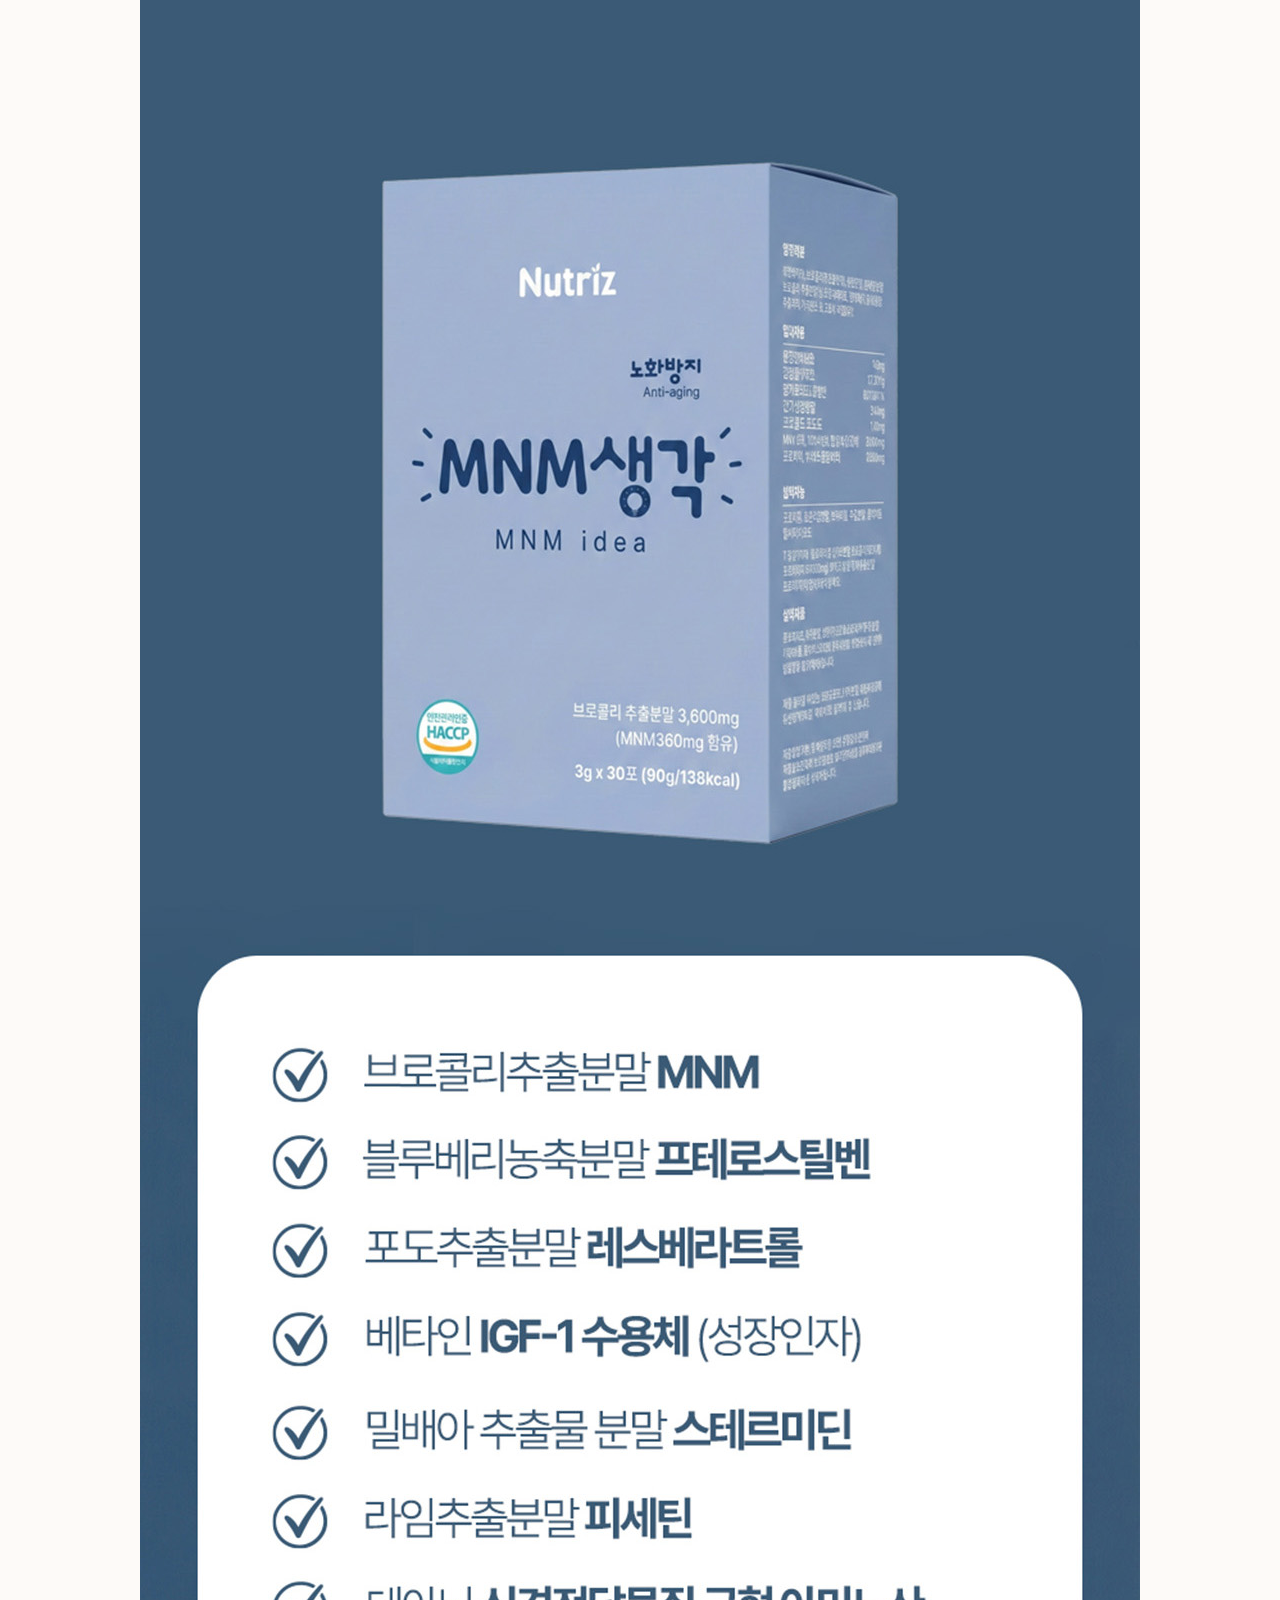
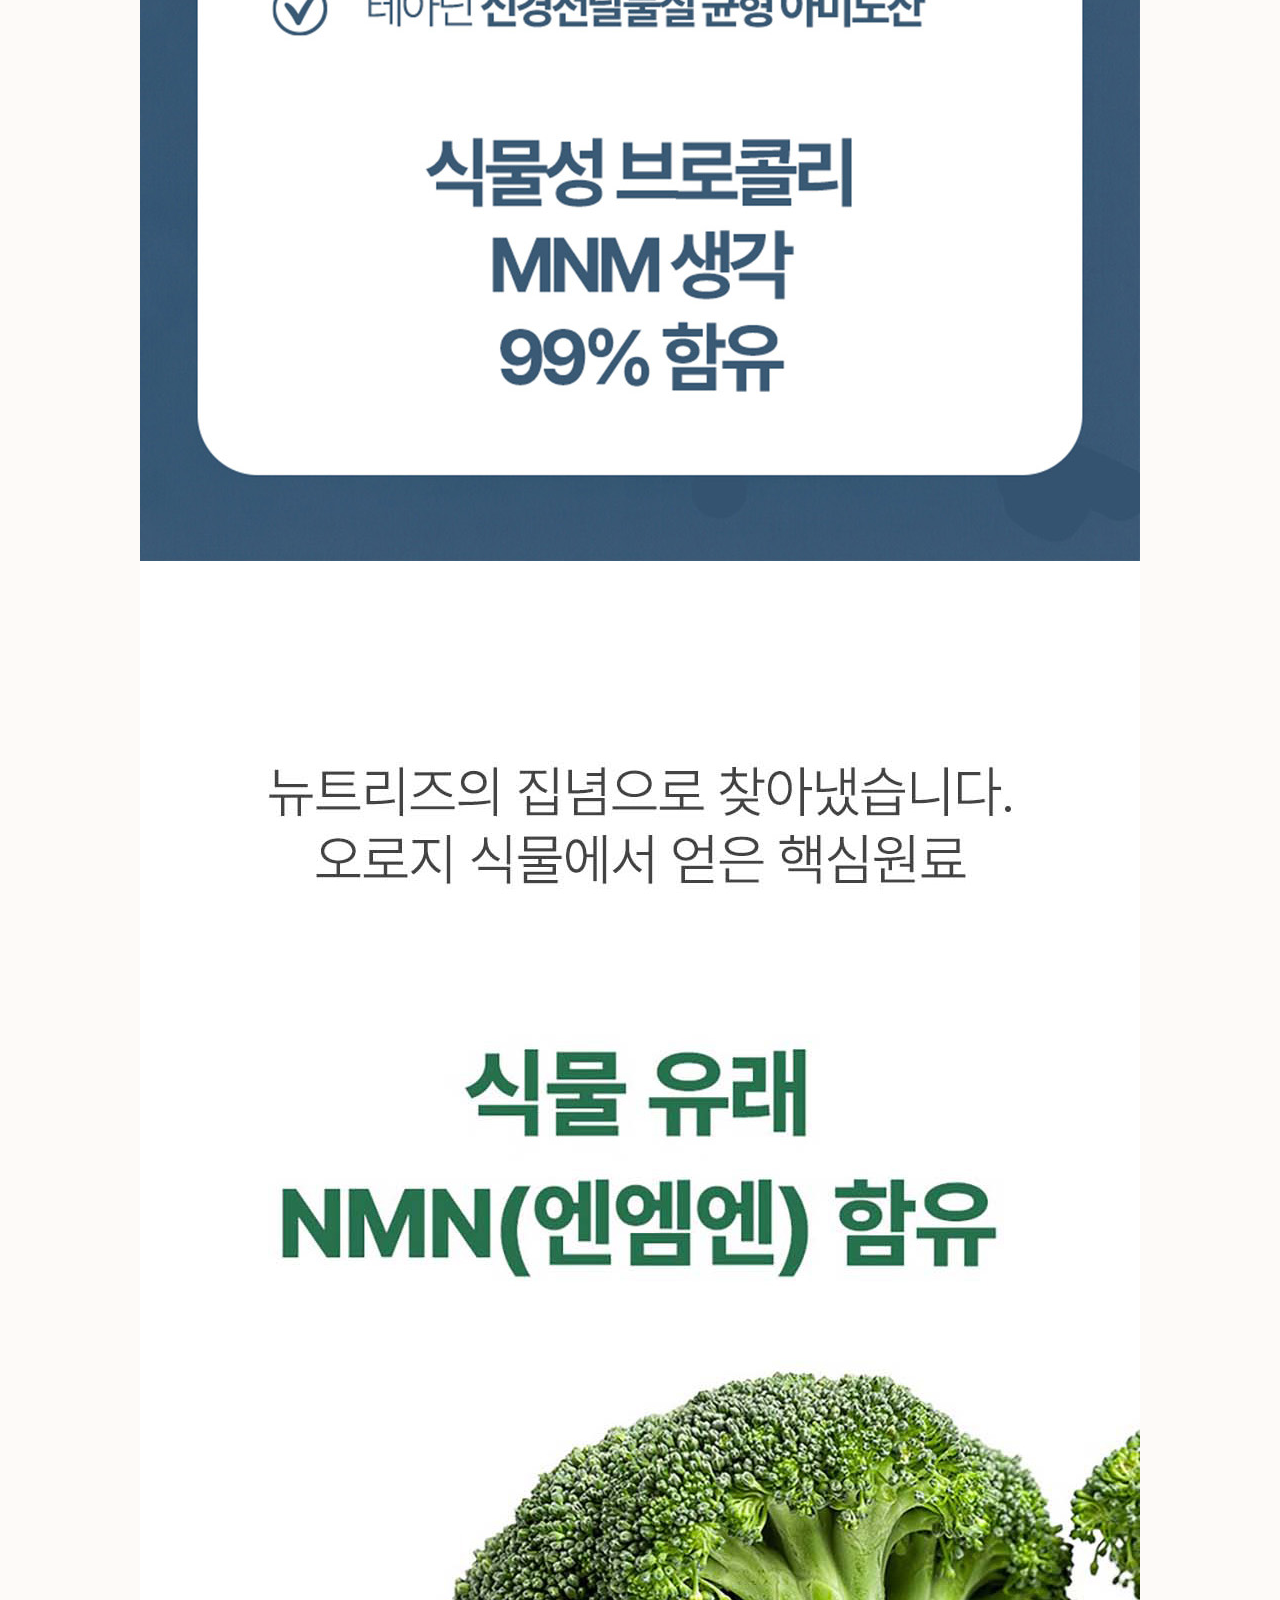
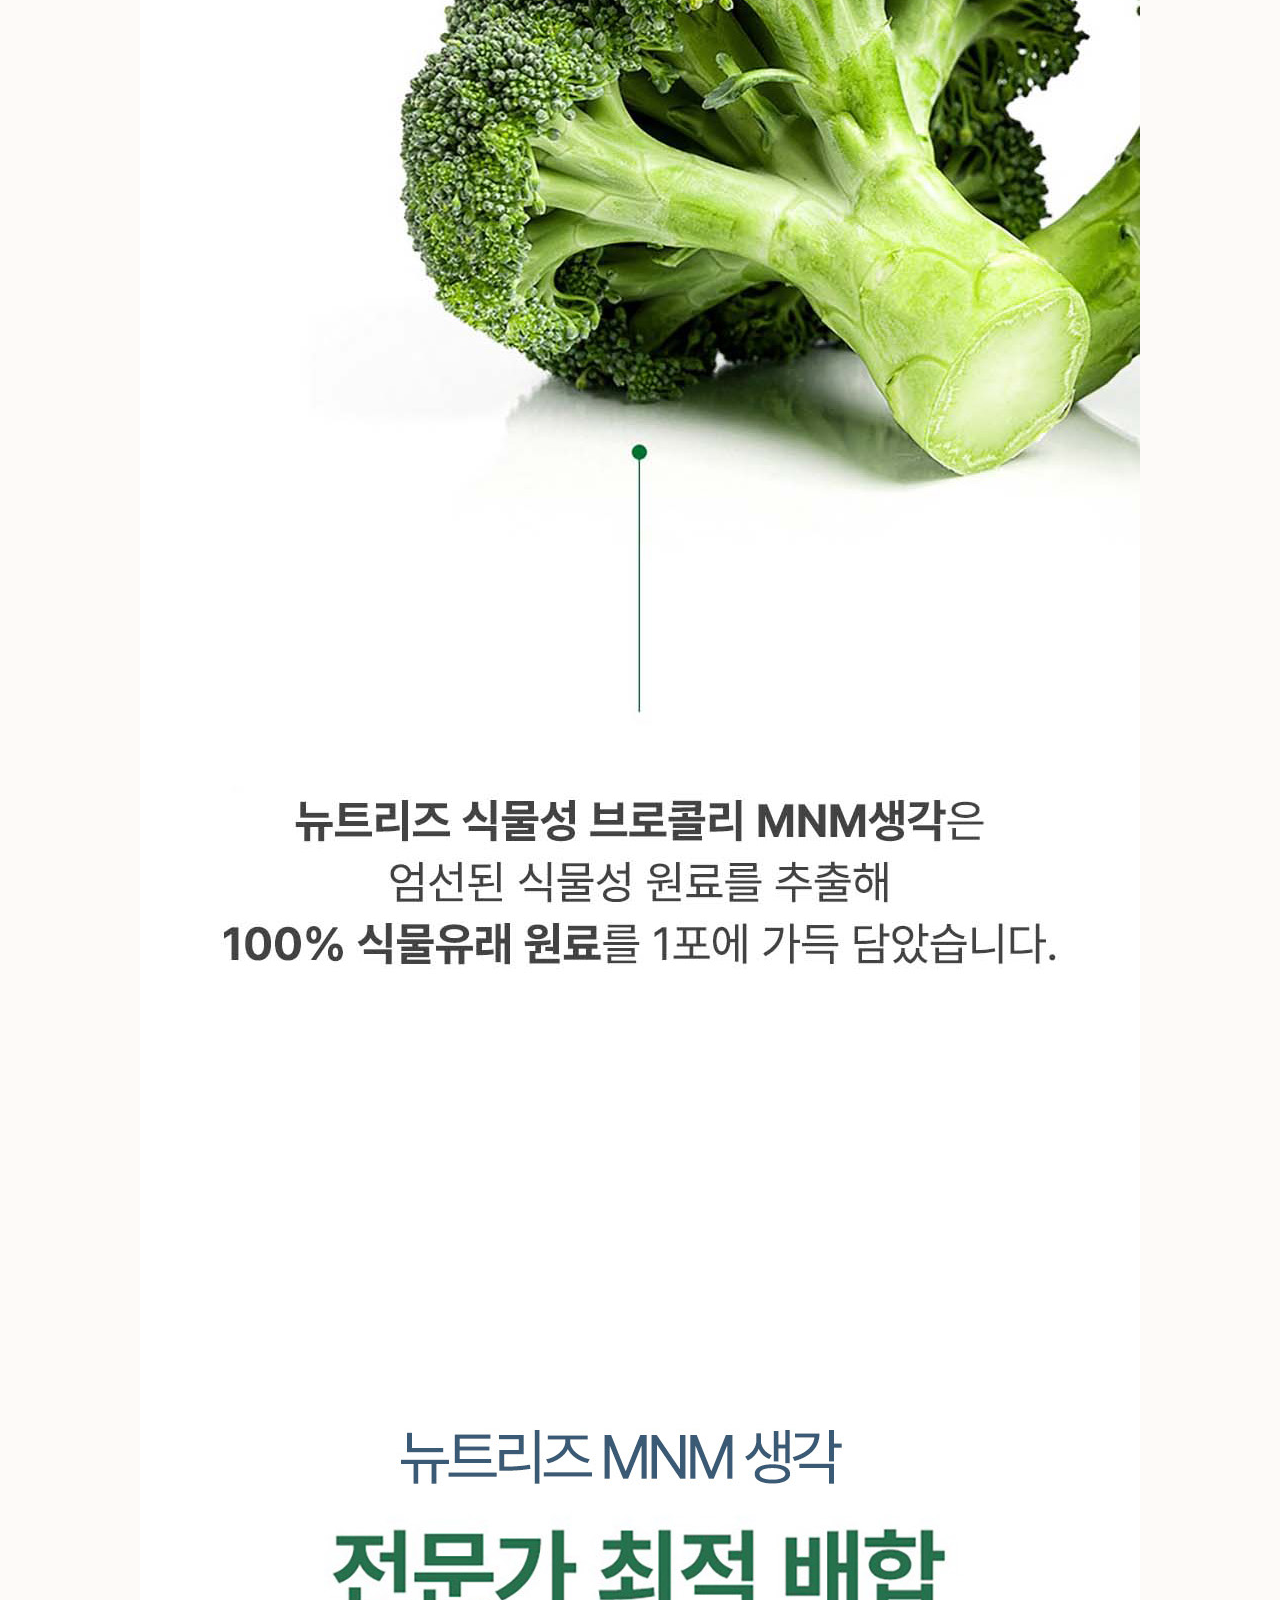
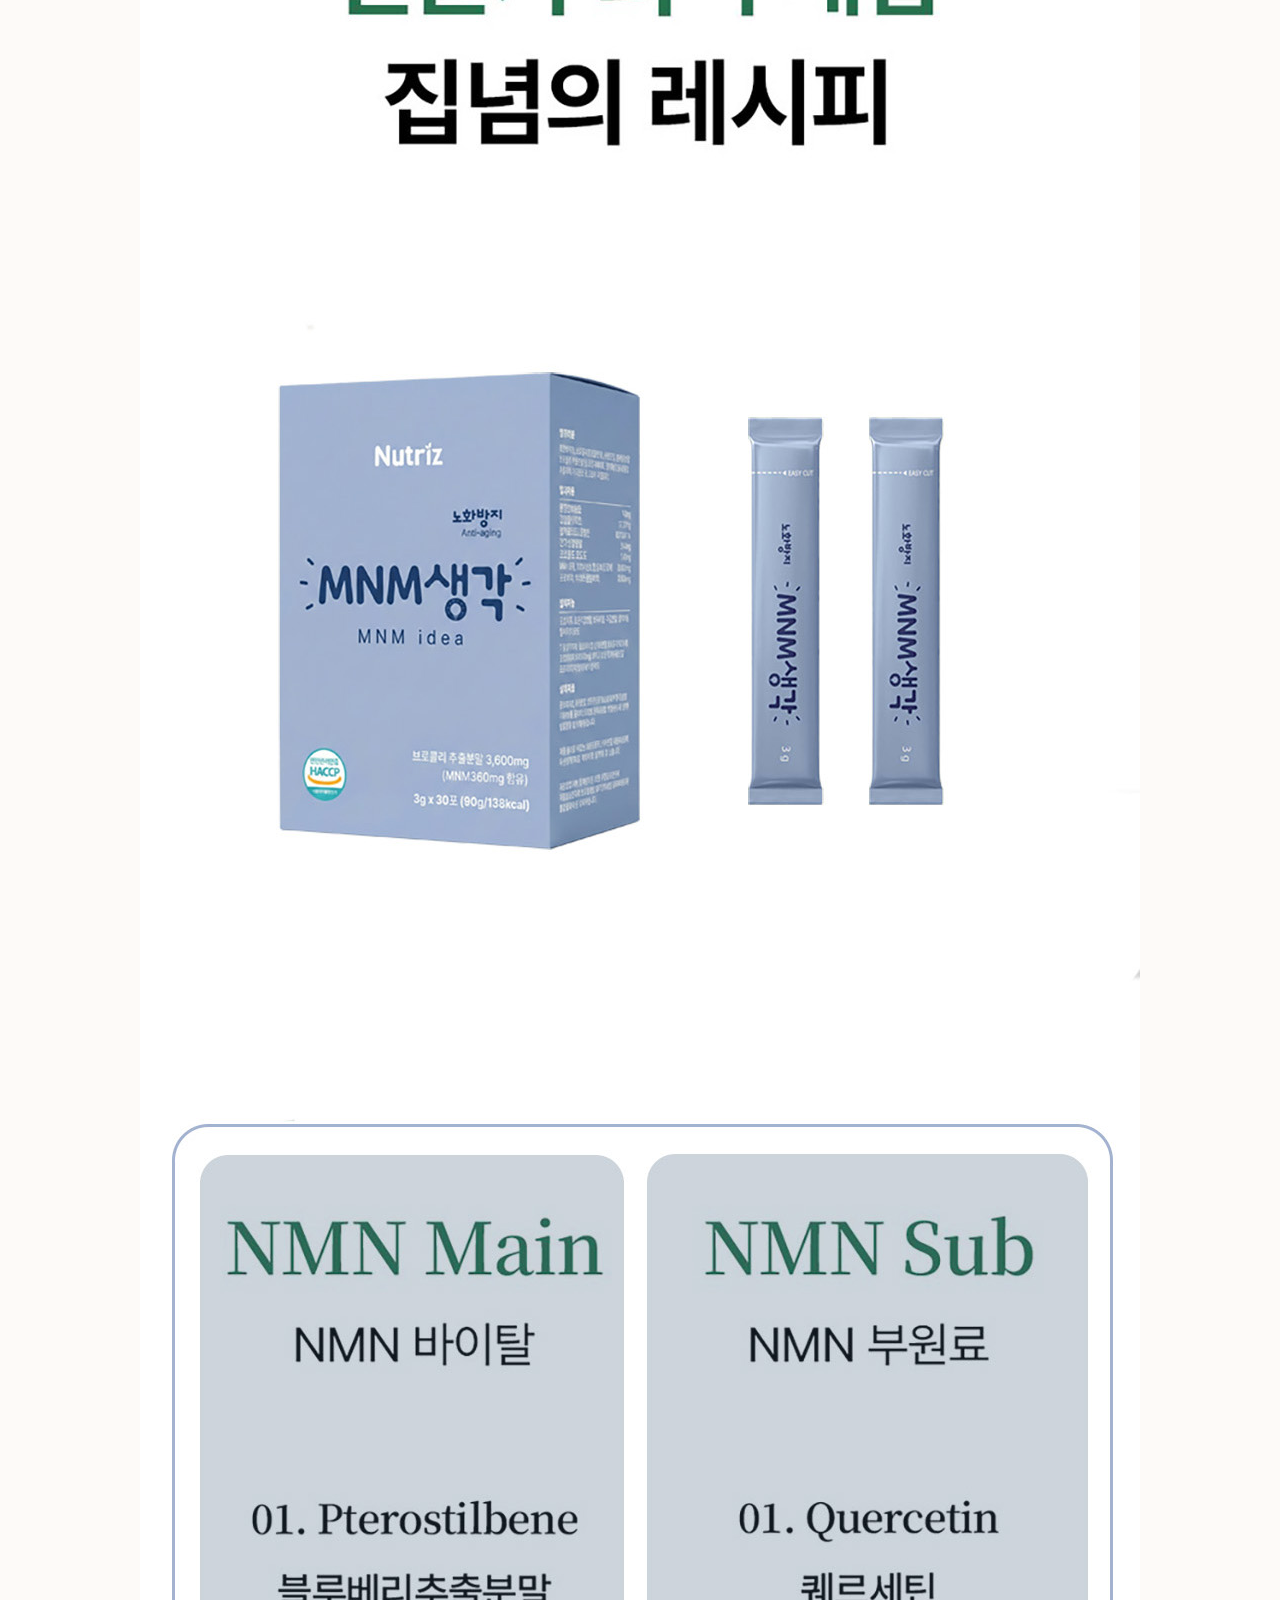
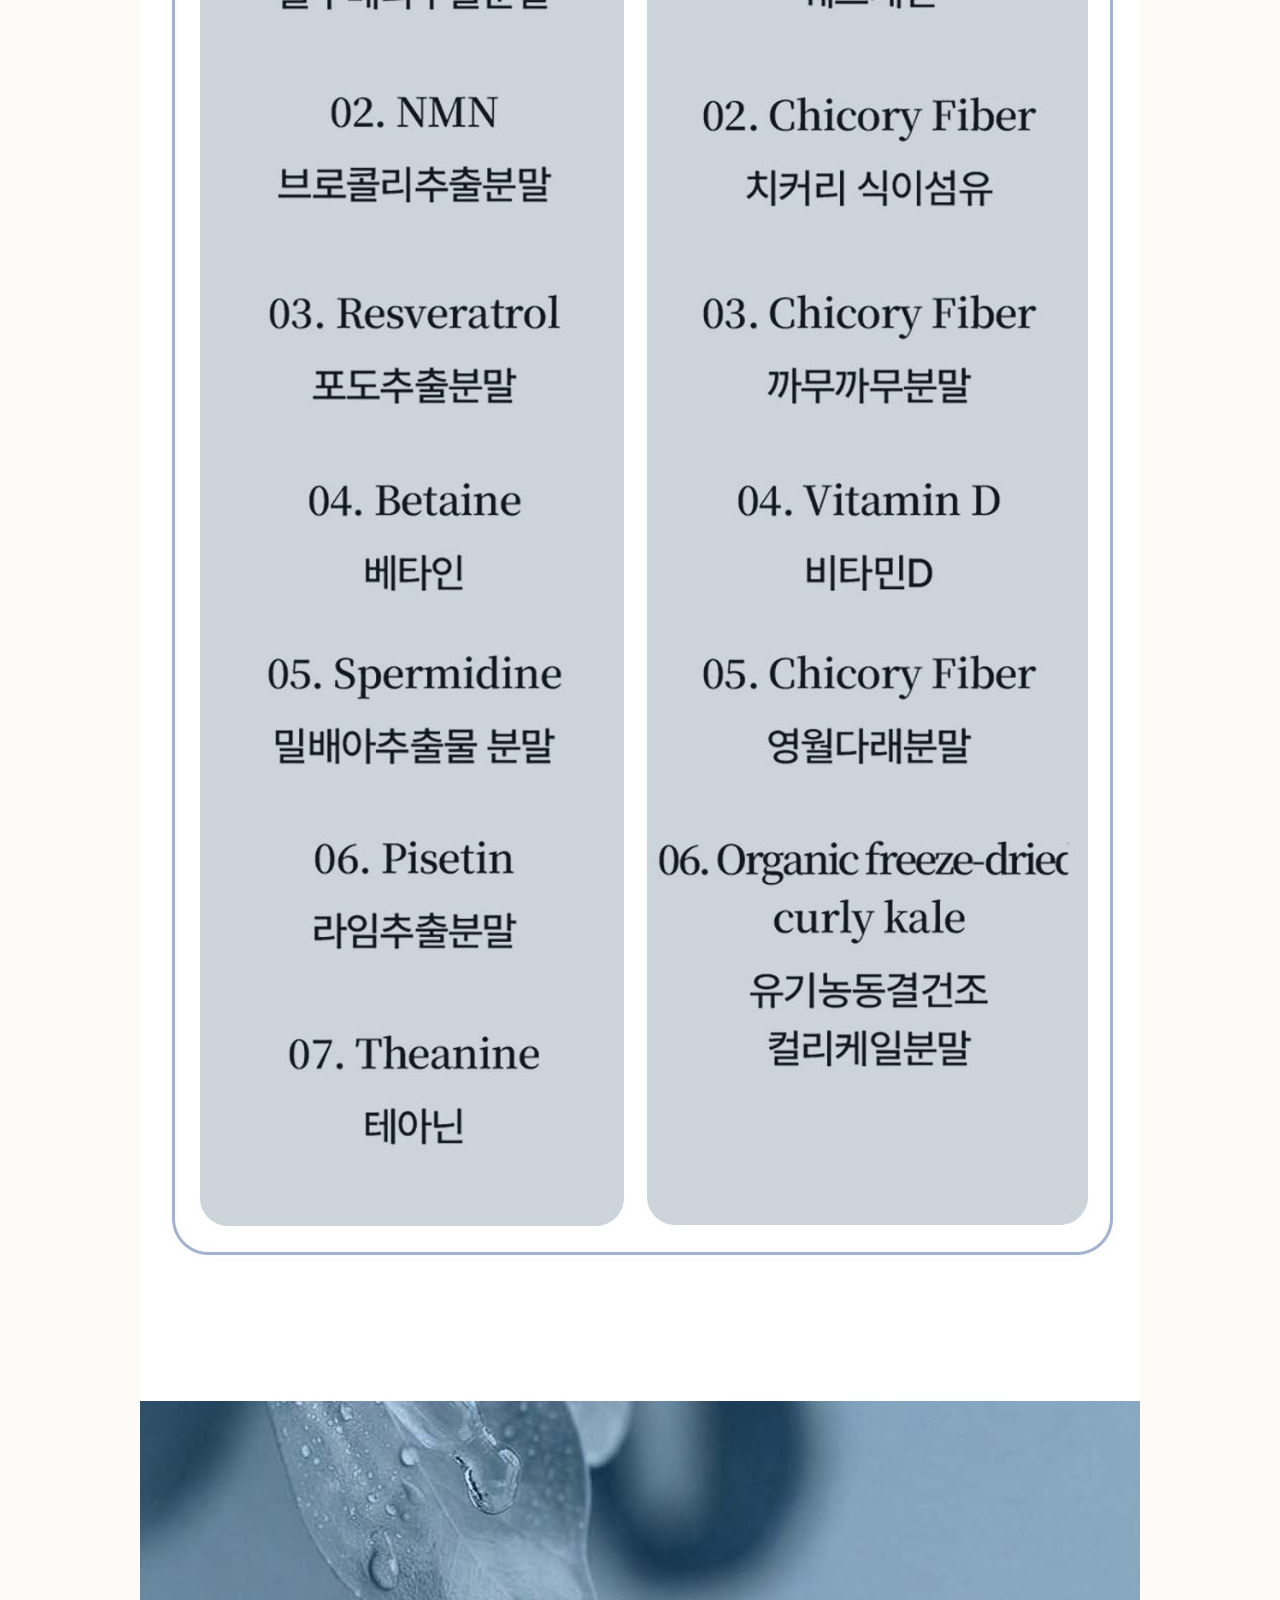
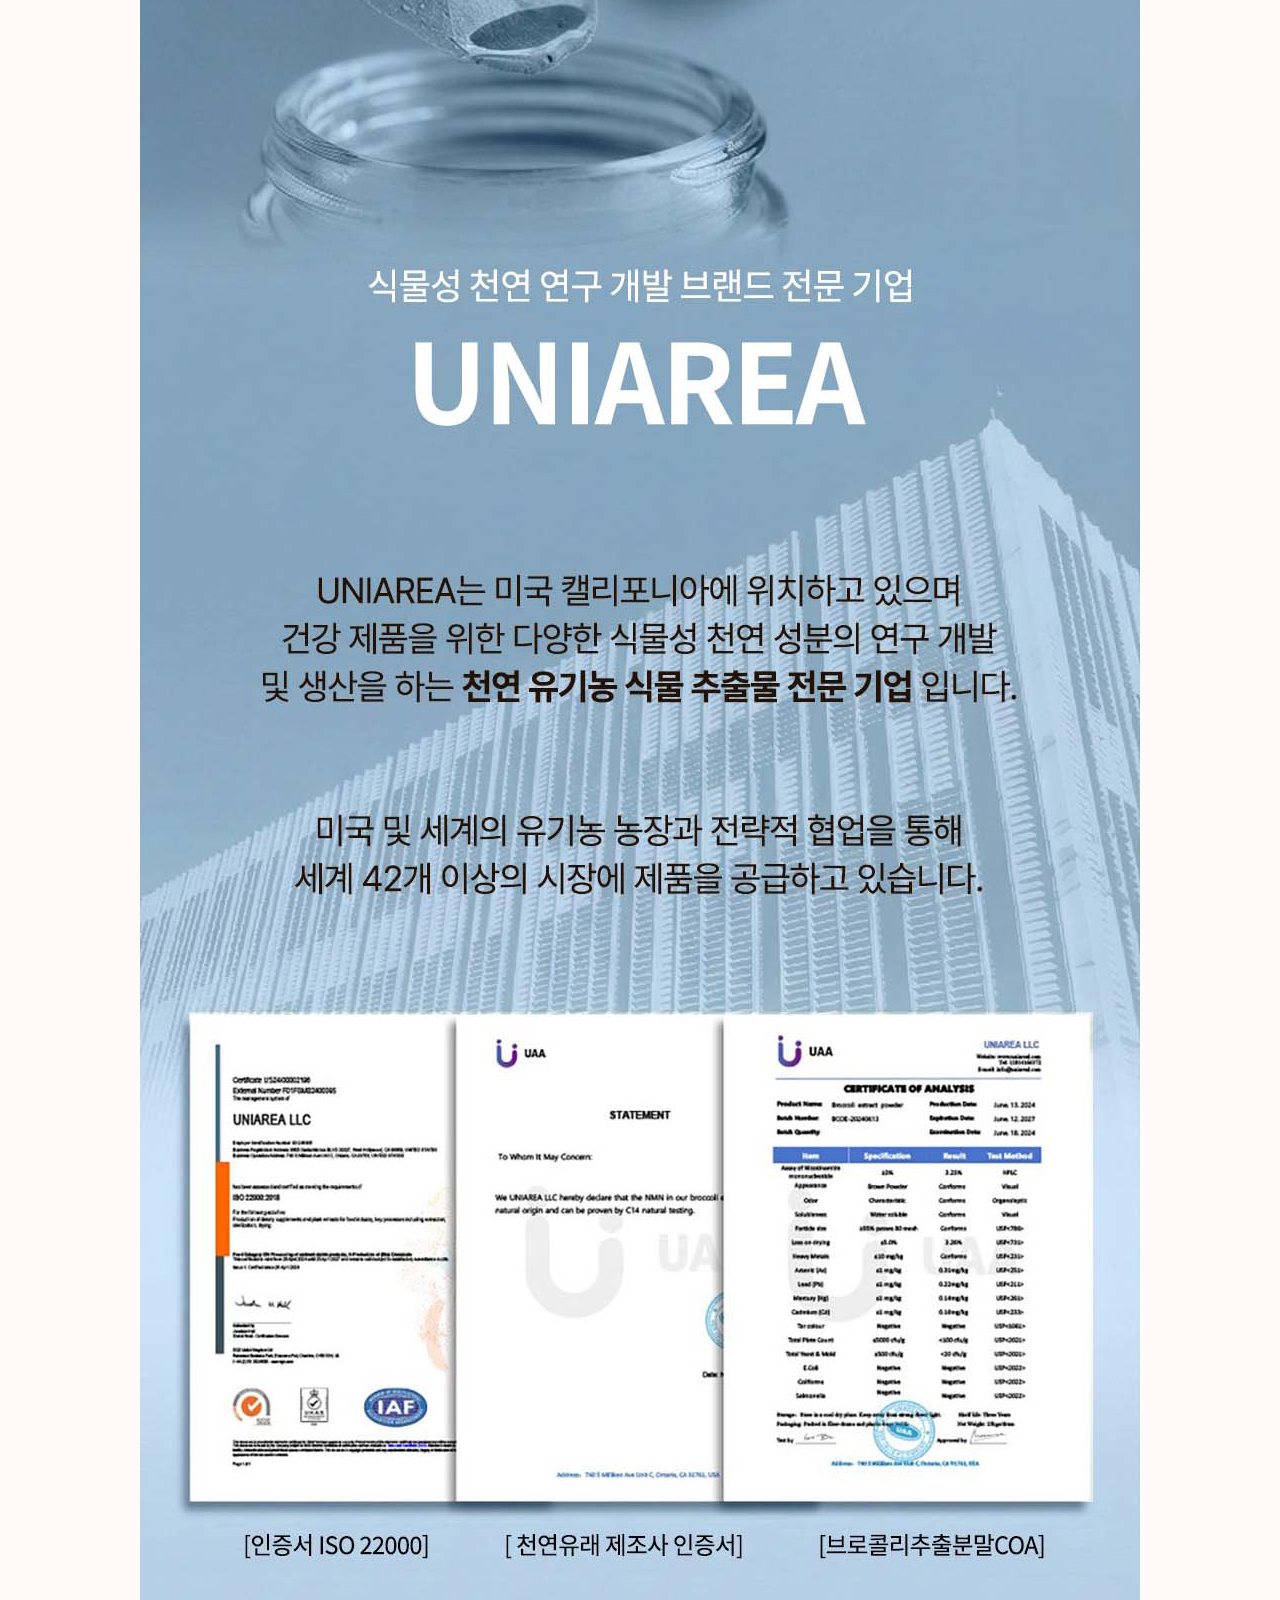
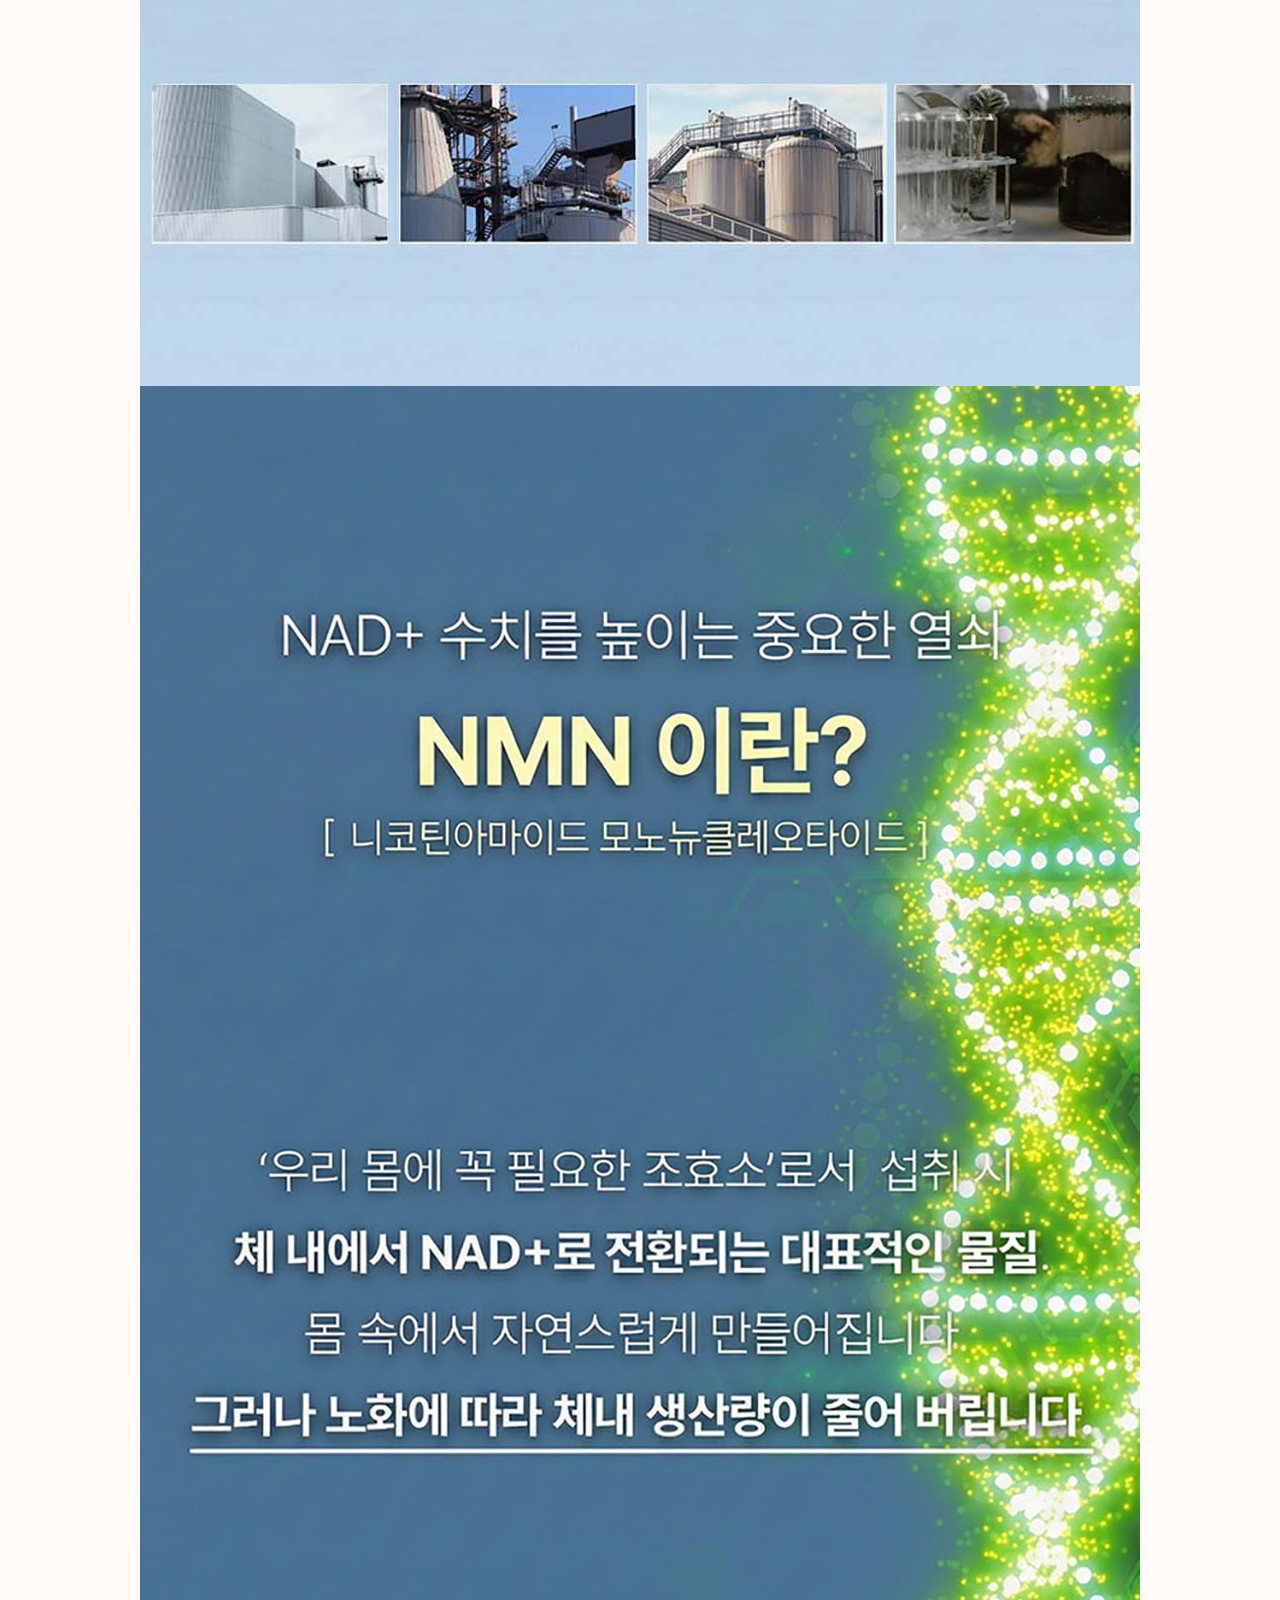
<file: sub/product_sub_3.html>
<!DOCTYPE html>
<html lang="ko">

<head>
    <meta charset="UTF-8">
    <meta name="viewport" content="width=device-width, initial-scale=1.0">
    <title>nutriz MNM 생각</title>
    <link rel="stylesheet" href="../css/style_sub_3.css">
    <link rel="icon" type="image/ico" sizes="16x16" href="./images/favicon.ico">


    <!-- /* 원하는 높이로 스크롤시 아이콘나타나기 */ -->
    <script src="../js/jquery-3.4.1.min.js"></script>
    <script src="../js/script.js"></script>


</head>

<body>


    <div id="wrap_wrap">

        <!-- /* 원하는 높이로 스크롤시 아이콘나타나기 */ -->
        <a href="#" class="top"><img src="./images/top.png" alt="top버튼"></a>
        
        <a href="https://sammir114.github.io/portfolio/#projects" class="home">
    <img src="./images/home.png"    alt="home버튼">
</a>






        <!-- 헤더 꾸미기 S -->
        <div id="header_wrap">
            <div class="header">
                <h1 class="logo">
                    <a href="../index.html">
                        <img src="./images/logo.png" alt="로고">
                    </a>
                </h1>
            </div>
        </div>
        <!-- 헤더 꾸미기 E -->


        <!-- 메인배너 / Swiper 꾸미기 S -->
        <!-- <div id="main_banner">
            <div class="swiper mySwiper">
                <div class="swiper-wrapper">
                    <div class="swiper-slide"><img src="../images/mb02.jpg" alt="mb02"></div>
                </div>
            </div>
        </div> -->
        <!-- 메인배너 / Swiper 꾸미기 E -->



        <!-- 상세페이지 S-->
        <div class="container">
            <div class="product-section">
                <div class="product-image">
                    <img src="./images/best_03.jpg" alt="product-image_3">
                </div>

                <div class="product-info">
                    <div class="brand">NUTRIZ</div>
                    <h1 class="product-title">노화방지 <strong>MNM 생각</strong></h1>
                    <div class="rating">★★★★★ (4.9) | 리뷰 98개</div>
                    <div class="price" data-price="
            8000">38,000원</div>

                    <div class="description">
                        시간을 되돌리는 활력 에너지,
                        <br>이제 MNM으로
                        <br>세포 속부터 꽉 채우세요.
                    </div>

                    <div class="option-group">
                        <label>제품 선택</label>
                        <select>
                            <option>MNM생각 1박스 (30포)</option>


                        </select>
                    </div>

                    <div class="quantity-control">
                        <button onclick="changeQuantity(-1)">-</button>
                        <input type="text" id="quantity" value="1" readonly>
                        <button onclick="changeQuantity(1)">+</button>
                    </div>

                    <div class="total-price-section">
                        <span>총 상품 금액</span>
                        <span id="total-price">38,000원</span>
                    </div>

                    <div class="btn-group">
                        <button class="btn btn-cart" onclick="alert('장바구니에 담겼습니다!')">장바구니</button>
                        <button class="btn btn-buy" onclick="alert('구매 페이지로 이동합니다.')">구매하기</button>
                    </div>
                </div>
            </div>

            <div class="detail-tabs">
                <div class="tab-buttons">
                    <div class="tab-btn active">상세정보</div>
                    <div class="tab-btn">구매평 (98)</div>
                    <div class="tab-btn">Q&A</div>
                </div>
                <div class="tab-content">
                    <p><img src="./images/product3_detail_page1.jpg" alt="product3_detail_page1"></p>
                    <p><img src="./images/product3_detail_page2.jpg" alt="product3_detail_page2"></p>


                </div>
            </div>
        </div>



















        <!-- footer S-->
        <div id="footer">
            <div class="footer_wrap">
                <h1 class="footer_logo"><a href="#"><img src="./images/logo_white.png" alt="logo_white"></a></h1>
                <div class="footer_util">
                    <ul class="text1">
                        <li><a href="#">이용약관</a></li>
                        <li><a href="#">개인정보취급방침</a></li>
                        <li><a href="#">이메일무단수집거부</a></li>
                        <li><a href="#">문의하기</a></li>
                        <li><a href="#">맴버십카드등록</a></li>
                    </ul>
                </div>
                <div class="text2">
                    <p>부산 중구 중앙대로 26 10층 (주)뉴트리즈 / 대표전화 : 080-100-1234
                        <br>사업자등록번호 : 123-12-12345 / 대표자 : 정한석
                        <br>통신판매업 : 제 2024-부산 - 01001호
                        <br>COPYRIGHT ⓒ NUTRIZ. ALL RIGHT RESERVED.
                    </p>
                </div>
                <div class="sns_img">
                    <div class="sns_img1"><a href="#"></a></div>
                    <div class="sns_img2"><a href="#"></a></div>
                    <div class="sns_img3"><a href="#"></a></div>
                    <div class="sns_img4"><a href="#"></a></div>
                </div>
            </div>

        </div>
        <!-- footer E-->














    </div>


    <script>
        // 기본 가격 설정
        const productPrice = 38000;
        const quantityInput = document.getElementById('quantity');
        const totalPriceElement = document.getElementById('total-price');

        // 숫자를 '38,000원' 형식으로 변환하는 함수
        function formatPrice(price) {
            return price.toLocaleString() + '원';
        }

        // 수량 변경 함수
        function changeQuantity(change) {
            let currentQuantity = parseInt(quantityInput.value);
            let newQuantity = currentQuantity + change;

            // 수량은 1 미만으로 내려갈 수 없음
            if (newQuantity < 1) return;

            quantityInput.value = newQuantity;
            updateTotalPrice();
        }

        // 총 가격 업데이트 함수
        function updateTotalPrice() {
            let count = parseInt(quantityInput.value);
            let total = productPrice * count;
            totalPriceElement.innerText = formatPrice(total);
        }
    </script>


</body>

</html>
</file>
<file: css/style_event_1.css>
/* 1. 기본 스타일 초기화 */
* {
  padding: 0;
  margin: 0;
}

ol,
ul {
  list-style: none;
}

a {
  color: inherit;
  text-decoration: none;
}

body {
  font-family: 'Noto Sans', sans-serif;
  font-size: 16px;
  line-height: 26px;
  background-color: #FDFAF8;
}

#wrap_wrap {
    width: 1400px;
    overflow-x: hidden; /* 가로 스크롤 넘침 방지 */
}

/* 원하는 높이로 스크롤시 아이콘나타나기 */
.top {
  position: fixed;
  bottom: 120px;
  right: 50px;
  display: none;
  z-index: 99;
}

.home {
  position: fixed;
  bottom: 50px;
  right: 50px;
  display: none;
  z-index: 99;
}


/* header 꾸미기 */
.header {
    /* 수정: 고정 너비 1320px -> 최대 너비로 변경 */
    width: 100%;
    max-width: 1320px;
    margin: 0 auto;
    display: flex;
    justify-content: center;
}

.logo {
  padding: 25px;
}
.logo img {
    /* 모바일에서 로고가 너무 크지 않게 조절 */
    max-width: 100%; 
    height: auto;
}



/* 메인배너 / Swiper 꾸미기  */
#main_banner {
    /* 수정: 고정 너비 -> 반응형 */
    width: 100%;
    max-width: 1320px;
    margin: 0 auto;
}

#main_banner .swiper {
  width: 100%;
  height: 100%;
}

#main_banner .swiper-slide img {
  display: block;
  width: 100%;
  height: 100%;
  object-fit: cover;
}




/* <!-- 상세페이지 --> */



/* 2. 레이아웃 (컨테이너) */
.container {
  max-width: 1320px;
  margin: 0 auto;
  padding: 20px;
}

/* 3. 상단 제품 섹션 (PC: Flexbox 사용) */
.product-section {
  display: flex;
  gap: 40px;
  margin-bottom: 50px;
}

/* 왼쪽: 제품 이미지 */
.product-image {
  flex: 1;
}

.product-image img {
  width: 100%;
  height: auto;
  border-radius: 8px;
  object-fit: cover;
}

/* 오른쪽: 제품 정보 */
.product-info {
  flex: 1;
  display: flex;
  flex-direction: column;
  justify-content: center;
}

.brand {
  color: #888;
  font-size: 14px;
  margin-bottom: 8px;
}

.product-title {
  font-size: 28px;
  font-weight: 700;
  margin-bottom: 15px;
}

.rating {
  color: #f39c12;
  margin-bottom: 20px;
  font-size: 14px;
}

.price {
  font-size: 24px;
  font-weight: bold;
  margin-bottom: 30px;
  color: #d32f2f;
}

.description {
  font-size: 16px;
  color: #555;
  margin-bottom: 30px;
  border-top: 1px solid #eee;
  border-bottom: 1px solid #eee;
  padding: 20px 0;
}

/* 옵션 및 수량 선택 */
.option-group {
  margin-bottom: 20px;
}

.option-group label {
  display: block;
  font-weight: bold;
  margin-bottom: 8px;
}

.option-group select {
  width: 100%;
  padding: 10px;
  border: 1px solid #ddd;
  border-radius: 4px;
}

.quantity-control {
  display: flex;
  align-items: center;
  margin-bottom: 30px;
}

.quantity-control button {
  width: 35px;
  height: 35px;
  border: 1px solid #ddd;
  background: #fff;
  cursor: pointer;
}

.quantity-control input {
  width: 50px;
  height: 35px;
  text-align: center;
  border: 1px solid #ddd;
  border-left: none;
  border-right: none;
}

/* 총 가격 */
.total-price-section {
  display: flex;
  justify-content: space-between;
  align-items: center;
  margin-bottom: 30px;
  font-size: 20px;
  font-weight: bold;
}

/* 구매 버튼 그룹 */
.btn-group {
  display: flex;
  gap: 10px;
}

.btn {
  flex: 1;
  padding: 15px;
  border: none;
  font-size: 16px;
  font-weight: bold;
  cursor: pointer;
  border-radius: 4px;
  transition: 0.3s;
}

.btn-cart {
  background: #fff;
  border: 1px solid #333;
  color: #333;
}

.btn-buy {
  background: #333;
  color: #fff;
}

.btn-cart:hover {
  background: #f9f9f9;
}

.btn-buy:hover {
  background: #555;
}

/* 4. 하단 상세정보 탭 */
.detail-tabs {
  border-top: 1px solid #ddd;
}

.tab-buttons {
  display: flex;
  cursor: pointer;
}

.tab-btn {
  flex: 1;
  padding: 15px;
  text-align: center;
  background: #f1f1f1;
  border-bottom: 1px solid #ddd;
  font-weight: bold;
  font-size: 14px; /* 모바일 대응 글자 크기 조정 */
}

.tab-btn.active {
  background: #fff;
  border-bottom: 2px solid #333;
  color: #333;
}

.tab-content {
  padding: 40px 0 0;
  text-align: center;
  color: #777;
  min-height: 300px;
}

.tab-content img {
  /* 수정: 이미지가 화면 밖으로 나가는 문제 해결 */
    display: block;
    margin: 0 auto; /* 중앙 정렬 */
    padding-left: 0; /* 기존 150px 패딩 제거 */
    max-width: 100%; /* 화면 너비에 맞춤 */
    height: auto;
  
}



/* footer 꾸미기 */
#footer {
  background-color: #076633;
  /* height: 188px; -> 높이 고정 제거 (내용에 따라 늘어나도록) */
    padding: 30px 0;
    color: white;

}

.footer_wrap {
  /* 수정: 고정 1000px -> 반응형 */
    width: 100%;
    max-width: 1000px;
    margin: 0 auto;
    position: relative;
    padding: 0 20px; /* 좌우 여백 추가 */

}

.text1 {
  display: flex;
    padding: 20px 0;
    flex-wrap: wrap; /* 화면 좁으면 줄바꿈 */
}

.text1 li a {
  padding-right: 20px;
  font-size: 14px;
}
.text2 p {
    font-size: 13px;
    line-height: 1.8;
}

/* PC버전에서 위치 잡기 */
.footer_logo {
  position: absolute;
  right: 10px;
  top: 20px;
}
.footer_logo img {
    max-width: 120px; /* 로고 크기 제한 */
}

.text1 :hover {
  color: orange;
}



/* ================================================= */
/* 모바일 반응형 미디어 쿼리 (핵심 수정 구간) */
/* ================================================= */

/* 1. 제품 상세 레이아웃 세로 정렬 */
    .product-section {
        flex-direction: column;
        gap: 20px;
    }

    .product-title {
        font-size: 22px;
    }


    /* 3. 탭 버튼 크기 조정 */
    .tab-btn {
        padding: 12px 5px;
        font-size: 13px;
    }

    /* 4. Footer 모바일 최적화 */
    #footer {
        padding-bottom: 80px; /* 하단 고정 버튼 때문에 가려지지 않게 여백 추가 */
        text-align: center; /* 텍스트 중앙 정렬 */
    }

    .footer_wrap {
        display: flex;
        flex-direction: column;
        align-items: center;
    }

    .text1 {
        justify-content: center;
        gap: 10px;
        padding: 10px 0;
    }
    
    .text1 li a {
        padding-right: 0; /* 기존 우측 패딩 제거하고 gap 사용 */
    }

    .text2 {
        order: 3; /* 순서 조정 */
        margin-top: 20px;
    }

    /* 절대 위치(absolute) 해제하고 흐름에 맞게 배치 */
    .footer_logo {
        position: static;
        order: 1;
        margin-bottom: 10px;
    }
</file>
<file: css/style_event_2.css>
/* 1. 기본 스타일 초기화 */
* {
  padding: 0;
  margin: 0;
}

ol,
ul {
  list-style: none;
}

a {
  color: inherit;
  text-decoration: none;
}

body {
  font-family: 'Noto Sans', sans-serif;
  font-size: 16px;
  line-height: 26px;
  background-color: #FDFAF8;
}

#wrap_wrap {
    width: 100%;
    overflow-x: hidden; /* 가로 스크롤 넘침 방지 */
}

/* 원하는 높이로 스크롤시 아이콘나타나기 */
.top {
  position: fixed;
  bottom: 120px;
  right: 50px;
  display: none;
  z-index: 99;
}

.home {
  position: fixed;
  bottom: 50px;
  right: 50px;
  display: none;
  z-index: 99;
}




/* header 꾸미기 */
.header {
    /* 수정: 고정 너비 1320px -> 최대 너비로 변경 */
    width: 100%;
    max-width: 1320px;
    margin: 0 auto;
    display: flex;
    justify-content: center;
}

.logo {
  padding: 25px;
}
.logo img {
    /* 모바일에서 로고가 너무 크지 않게 조절 */
    max-width: 100%; 
    height: auto;
}



/* 메인배너 / Swiper 꾸미기  */
#main_banner {
    /* 수정: 고정 너비 -> 반응형 */
    width: 100%;
    max-width: 1320px;
    margin: 0 auto;
}

#main_banner .swiper {
  width: 100%;
  height: 100%;
}

#main_banner .swiper-slide img {
  display: block;
  width: 100%;
  height: 100%;
  object-fit: cover;
}




/* <!-- 상세페이지 --> */



/* 2. 레이아웃 (컨테이너) */
.container {
  max-width: 1320px;
  margin: 0 auto;
  padding: 20px;
}

/* 3. 상단 제품 섹션 (PC: Flexbox 사용) */
.product-section {
  display: flex;
  gap: 40px;
  margin-bottom: 50px;
}

/* 왼쪽: 제품 이미지 */
.product-image {
  flex: 1;
}

.product-image img {
  width: 100%;
  height: auto;
  border-radius: 8px;
  object-fit: cover;
}

/* 오른쪽: 제품 정보 */
.product-info {
  flex: 1;
  display: flex;
  flex-direction: column;
  justify-content: center;
}

.brand {
  color: #888;
  font-size: 14px;
  margin-bottom: 8px;
}

.product-title {
  font-size: 28px;
  font-weight: 700;
  margin-bottom: 15px;
}

.rating {
  color: #f39c12;
  margin-bottom: 20px;
  font-size: 14px;
}

.price {
  font-size: 24px;
  font-weight: bold;
  margin-bottom: 30px;
  color: #d32f2f;
}

.description {
  font-size: 16px;
  color: #555;
  margin-bottom: 30px;
  border-top: 1px solid #eee;
  border-bottom: 1px solid #eee;
  padding: 20px 0;
}

/* 옵션 및 수량 선택 */
.option-group {
  margin-bottom: 20px;
}

.option-group label {
  display: block;
  font-weight: bold;
  margin-bottom: 8px;
}

.option-group select {
  width: 100%;
  padding: 10px;
  border: 1px solid #ddd;
  border-radius: 4px;
}

.quantity-control {
  display: flex;
  align-items: center;
  margin-bottom: 30px;
}

.quantity-control button {
  width: 35px;
  height: 35px;
  border: 1px solid #ddd;
  background: #fff;
  cursor: pointer;
}

.quantity-control input {
  width: 50px;
  height: 35px;
  text-align: center;
  border: 1px solid #ddd;
  border-left: none;
  border-right: none;
}

/* 총 가격 */
.total-price-section {
  display: flex;
  justify-content: space-between;
  align-items: center;
  margin-bottom: 30px;
  font-size: 20px;
  font-weight: bold;
}

/* 구매 버튼 그룹 */
.btn-group {
  display: flex;
  gap: 10px;
}

.btn {
  flex: 1;
  padding: 15px;
  border: none;
  font-size: 16px;
  font-weight: bold;
  cursor: pointer;
  border-radius: 4px;
  transition: 0.3s;
}

.btn-cart {
  background: #fff;
  border: 1px solid #333;
  color: #333;
}

.btn-buy {
  background: #333;
  color: #fff;
}

.btn-cart:hover {
  background: #f9f9f9;
}

.btn-buy:hover {
  background: #555;
}

/* 4. 하단 상세정보 탭 */
.detail-tabs {
  border-top: 1px solid #ddd;
}

.tab-buttons {
  display: flex;
  cursor: pointer;
}

.tab-btn {
  flex: 1;
  padding: 15px;
  text-align: center;
  background: #f1f1f1;
  border-bottom: 1px solid #ddd;
  font-weight: bold;
  font-size: 14px; /* 모바일 대응 글자 크기 조정 */
}

.tab-btn.active {
  background: #fff;
  border-bottom: 2px solid #333;
  color: #333;
}

.tab-content {
  padding: 40px 0 0;
  text-align: center;
  color: #777;
  min-height: 300px;
}

.tab-content img {
  /* 수정: 이미지가 화면 밖으로 나가는 문제 해결 */
    display: block;
    margin: 0 auto; /* 중앙 정렬 */
    padding-left: 0; /* 기존 150px 패딩 제거 */
    max-width: 100%; /* 화면 너비에 맞춤 */
    height: auto;
  
}



/* footer 꾸미기 */
#footer {
  background-color: #076633;
  /* height: 188px; -> 높이 고정 제거 (내용에 따라 늘어나도록) */
    padding: 30px 0;
    color: white;

}

.footer_wrap {
  /* 수정: 고정 1000px -> 반응형 */
    width: 100%;
    max-width: 1000px;
    margin: 0 auto;
    position: relative;
    padding: 0 20px; /* 좌우 여백 추가 */

}

.text1 {
  display: flex;
    padding: 20px 0;
    flex-wrap: wrap; /* 화면 좁으면 줄바꿈 */
}

.text1 li a {
  padding-right: 20px;
  font-size: 14px;
}
.text2 p {
    font-size: 13px;
    line-height: 1.8;
}

/* PC버전에서 위치 잡기 */
.footer_logo {
  position: absolute;
  right: 10px;
  top: 20px;
}
.footer_logo img {
    max-width: 120px; /* 로고 크기 제한 */
}

.text1 :hover {
  color: orange;
}



/* ================================================= */
/* 모바일 반응형 미디어 쿼리 (핵심 수정 구간) */
/* ================================================= */

/* 1. 제품 상세 레이아웃 세로 정렬 */
    .product-section {
        flex-direction: column;
        gap: 20px;
    }

    .product-title {
        font-size: 22px;
    }


    /* 3. 탭 버튼 크기 조정 */
    .tab-btn {
        padding: 12px 5px;
        font-size: 13px;
    }

    /* 4. Footer 모바일 최적화 */
    #footer {
        padding-bottom: 80px; /* 하단 고정 버튼 때문에 가려지지 않게 여백 추가 */
        text-align: center; /* 텍스트 중앙 정렬 */
    }

    .footer_wrap {
        display: flex;
        flex-direction: column;
        align-items: center;
    }

    .text1 {
        justify-content: center;
        gap: 10px;
        padding: 10px 0;
    }
    
    .text1 li a {
        padding-right: 0; /* 기존 우측 패딩 제거하고 gap 사용 */
    }

    .text2 {
        order: 3; /* 순서 조정 */
        margin-top: 20px;
    }

    /* 절대 위치(absolute) 해제하고 흐름에 맞게 배치 */
    .footer_logo {
        position: static;
        order: 1;
        margin-bottom: 10px;
    }
</file>
<file: css/style_sub_1.css>
/* 1. 기본 스타일 초기화 */
* {
  padding: 0;
  margin: 0;
}

ol,
ul {
  list-style: none;
}

a {
  color: inherit;
  text-decoration: none;
}

body {
  font-family: 'Noto Sans', sans-serif;
  font-size: 16px;
  line-height: 26px;
  background-color: #FDFAF8;
}

#wrap_wrap {
    width: 100%;
    overflow-x: hidden; /* 가로 스크롤 넘침 방지 */
}

/* 원하는 높이로 스크롤시 아이콘나타나기 */
.top {
  position: fixed;
  bottom: 120px;
  right: 50px;
  display: none;
  z-index: 99;
}

.home {
  position: fixed;
  bottom: 50px;
  right: 50px;
  display: none;
  z-index: 99;
}




/* header 꾸미기 */
.header {
    /* 수정: 고정 너비 1320px -> 최대 너비로 변경 */
    width: 100%;
    max-width: 1320px;
    margin: 0 auto;
    display: flex;
    justify-content: center;
}

.logo {
  padding: 25px;
}
.logo img {
    /* 모바일에서 로고가 너무 크지 않게 조절 */
    max-width: 100%; 
    height: auto;
}



/* 메인배너 / Swiper 꾸미기  */
#main_banner {
    /* 수정: 고정 너비 -> 반응형 */
    width: 100%;
    max-width: 1320px;
    margin: 0 auto;
}

#main_banner .swiper {
  width: 100%;
  height: 100%;
}

#main_banner .swiper-slide img {
  display: block;
  width: 100%;
  height: 100%;
  object-fit: cover;
}




/* <!-- 상세페이지 --> */



/* 2. 레이아웃 (컨테이너) */
.container {
  max-width: 1320px;
  margin: 0 auto;
  padding: 20px;
}

/* 3. 상단 제품 섹션 (PC: Flexbox 사용) */
.product-section {
  display: flex;
  gap: 40px;
  margin-bottom: 50px;
}

/* 왼쪽: 제품 이미지 */
.product-image {
  flex: 1;
}

.product-image img {
  width: 100%;
  height: auto;
  border-radius: 8px;
  object-fit: cover;
}

/* 오른쪽: 제품 정보 */
.product-info {
  flex: 1;
  display: flex;
  flex-direction: column;
  justify-content: center;
}

.brand {
  color: #888;
  font-size: 14px;
  margin-bottom: 8px;
}

.product-title {
  font-size: 28px;
  font-weight: 700;
  margin-bottom: 15px;
}

.rating {
  color: #f39c12;
  margin-bottom: 20px;
  font-size: 14px;
}

.price {
  font-size: 24px;
  font-weight: bold;
  margin-bottom: 30px;
  color: #d32f2f;
}

.description {
  font-size: 16px;
  color: #555;
  margin-bottom: 30px;
  border-top: 1px solid #eee;
  border-bottom: 1px solid #eee;
  padding: 20px 0;
}

/* 옵션 및 수량 선택 */
.option-group {
  margin-bottom: 20px;
}

.option-group label {
  display: block;
  font-weight: bold;
  margin-bottom: 8px;
}

.option-group select {
  width: 100%;
  padding: 10px;
  border: 1px solid #ddd;
  border-radius: 4px;
}

.quantity-control {
  display: flex;
  align-items: center;
  margin-bottom: 30px;
}

.quantity-control button {
  width: 35px;
  height: 35px;
  border: 1px solid #ddd;
  background: #fff;
  cursor: pointer;
}

.quantity-control input {
  width: 50px;
  height: 35px;
  text-align: center;
  border: 1px solid #ddd;
  border-left: none;
  border-right: none;
}

/* 총 가격 */
.total-price-section {
  display: flex;
  justify-content: space-between;
  align-items: center;
  margin-bottom: 30px;
  font-size: 20px;
  font-weight: bold;
}

/* 구매 버튼 그룹 */
.btn-group {
  display: flex;
  gap: 10px;
}

.btn {
  flex: 1;
  padding: 15px;
  border: none;
  font-size: 16px;
  font-weight: bold;
  cursor: pointer;
  border-radius: 4px;
  transition: 0.3s;
}

.btn-cart {
  background: #fff;
  border: 1px solid #333;
  color: #333;
}

.btn-buy {
  background: #333;
  color: #fff;
}

.btn-cart:hover {
  background: #f9f9f9;
}

.btn-buy:hover {
  background: #555;
}

/* 4. 하단 상세정보 탭 */
.detail-tabs {
  border-top: 1px solid #ddd;
}

.tab-buttons {
  display: flex;
  cursor: pointer;
}

.tab-btn {
  flex: 1;
  padding: 15px;
  text-align: center;
  background: #f1f1f1;
  border-bottom: 1px solid #ddd;
  font-weight: bold;
  font-size: 14px; /* 모바일 대응 글자 크기 조정 */
}

.tab-btn.active {
  background: #fff;
  border-bottom: 2px solid #333;
  color: #333;
}

.tab-content {
  padding: 40px 0 0;
  text-align: center;
  color: #777;
  min-height: 300px;
}

.tab-content img {
  /* 수정: 이미지가 화면 밖으로 나가는 문제 해결 */
    display: block;
    margin: 0 auto; /* 중앙 정렬 */
    padding-left: 0; /* 기존 150px 패딩 제거 */
    max-width: 100%; /* 화면 너비에 맞춤 */
    height: auto;
  
}



/* footer 꾸미기 */
#footer {
  background-color: #076633;
  /* height: 188px; -> 높이 고정 제거 (내용에 따라 늘어나도록) */
    padding: 30px 0;
    color: white;

}

.footer_wrap {
  /* 수정: 고정 1000px -> 반응형 */
    width: 100%;
    max-width: 1000px;
    margin: 0 auto;
    position: relative;
    padding: 0 20px; /* 좌우 여백 추가 */

}

.text1 {
  display: flex;
    padding: 20px 0;
    flex-wrap: wrap; /* 화면 좁으면 줄바꿈 */
}

.text1 li a {
  padding-right: 20px;
  font-size: 14px;
}
.text2 p {
    font-size: 13px;
    line-height: 1.8;
}

/* PC버전에서 위치 잡기 */
.footer_logo {
  position: absolute;
  right: 10px;
  top: 20px;
}
.footer_logo img {
    max-width: 120px; /* 로고 크기 제한 */
}

.text1 :hover {
  color: orange;
}



/* ================================================= */
/* 모바일 반응형 미디어 쿼리 (핵심 수정 구간) */
/* ================================================= */

/* 1. 제품 상세 레이아웃 세로 정렬 */
    .product-section {
        flex-direction: column;
        gap: 20px;
    }

    .product-title {
        font-size: 22px;
    }


    /* 3. 탭 버튼 크기 조정 */
    .tab-btn {
        padding: 12px 5px;
        font-size: 13px;
    }

    /* 4. Footer 모바일 최적화 */
    #footer {
        padding-bottom: 80px; /* 하단 고정 버튼 때문에 가려지지 않게 여백 추가 */
        text-align: center; /* 텍스트 중앙 정렬 */
    }

    .footer_wrap {
        display: flex;
        flex-direction: column;
        align-items: center;
    }

    .text1 {
        justify-content: center;
        gap: 10px;
        padding: 10px 0;
    }
    
    .text1 li a {
        padding-right: 0; /* 기존 우측 패딩 제거하고 gap 사용 */
    }

    .text2 {
        order: 3; /* 순서 조정 */
        margin-top: 20px;
    }

    /* 절대 위치(absolute) 해제하고 흐름에 맞게 배치 */
    .footer_logo {
        position: static;
        order: 1;
        margin-bottom: 10px;
    }
</file>
<file: css/style_sub_2.css>
/* 1. 기본 스타일 초기화 */
* {
  padding: 0;
  margin: 0;
}

ol,
ul {
  list-style: none;
}

a {
  color: inherit;
  text-decoration: none;
}

body {
  font-family: 'Noto Sans', sans-serif;
  font-size: 16px;
  line-height: 26px;
  background-color: #FDFAF8;
}

#wrap_wrap {
    width: 100%;
    overflow-x: hidden; /* 가로 스크롤 넘침 방지 */
}

/* 원하는 높이로 스크롤시 아이콘나타나기 */
.top {
  position: fixed;
  bottom: 120px;
  right: 50px;
  display: none;
  z-index: 99;
}

.home {
  position: fixed;
  bottom: 50px;
  right: 50px;
  display: none;
  z-index: 99;
}





/* header 꾸미기 */
.header {
    /* 수정: 고정 너비 1320px -> 최대 너비로 변경 */
    width: 100%;
    max-width: 1320px;
    margin: 0 auto;
    display: flex;
    justify-content: center;
}

.logo {
  padding: 25px;
}
.logo img {
    /* 모바일에서 로고가 너무 크지 않게 조절 */
    max-width: 100%; 
    height: auto;
}



/* 메인배너 / Swiper 꾸미기  */
#main_banner {
    /* 수정: 고정 너비 -> 반응형 */
    width: 100%;
    max-width: 1320px;
    margin: 0 auto;
}

#main_banner .swiper {
  width: 100%;
  height: 100%;
}

#main_banner .swiper-slide img {
  display: block;
  width: 100%;
  height: 100%;
  object-fit: cover;
}




/* <!-- 상세페이지 --> */



/* 2. 레이아웃 (컨테이너) */
.container {
  max-width: 1320px;
  margin: 0 auto;
  padding: 20px;
}

/* 3. 상단 제품 섹션 (PC: Flexbox 사용) */
.product-section {
  display: flex;
  gap: 40px;
  margin-bottom: 50px;
}

/* 왼쪽: 제품 이미지 */
.product-image {
  flex: 1;
}

.product-image img {
  width: 100%;
  height: auto;
  border-radius: 8px;
  object-fit: cover;
}

/* 오른쪽: 제품 정보 */
.product-info {
  flex: 1;
  display: flex;
  flex-direction: column;
  justify-content: center;
}

.brand {
  color: #888;
  font-size: 14px;
  margin-bottom: 8px;
}

.product-title {
  font-size: 28px;
  font-weight: 700;
  margin-bottom: 15px;
}

.rating {
  color: #f39c12;
  margin-bottom: 20px;
  font-size: 14px;
}

.price {
  font-size: 24px;
  font-weight: bold;
  margin-bottom: 30px;
  color: #d32f2f;
}

.description {
  font-size: 16px;
  color: #555;
  margin-bottom: 30px;
  border-top: 1px solid #eee;
  border-bottom: 1px solid #eee;
  padding: 20px 0;
}

/* 옵션 및 수량 선택 */
.option-group {
  margin-bottom: 20px;
}

.option-group label {
  display: block;
  font-weight: bold;
  margin-bottom: 8px;
}

.option-group select {
  width: 100%;
  padding: 10px;
  border: 1px solid #ddd;
  border-radius: 4px;
}

.quantity-control {
  display: flex;
  align-items: center;
  margin-bottom: 30px;
}

.quantity-control button {
  width: 35px;
  height: 35px;
  border: 1px solid #ddd;
  background: #fff;
  cursor: pointer;
}

.quantity-control input {
  width: 50px;
  height: 35px;
  text-align: center;
  border: 1px solid #ddd;
  border-left: none;
  border-right: none;
}

/* 총 가격 */
.total-price-section {
  display: flex;
  justify-content: space-between;
  align-items: center;
  margin-bottom: 30px;
  font-size: 20px;
  font-weight: bold;
}

/* 구매 버튼 그룹 */
.btn-group {
  display: flex;
  gap: 10px;
}

.btn {
  flex: 1;
  padding: 15px;
  border: none;
  font-size: 16px;
  font-weight: bold;
  cursor: pointer;
  border-radius: 4px;
  transition: 0.3s;
}

.btn-cart {
  background: #fff;
  border: 1px solid #333;
  color: #333;
}

.btn-buy {
  background: #333;
  color: #fff;
}

.btn-cart:hover {
  background: #f9f9f9;
}

.btn-buy:hover {
  background: #555;
}

/* 4. 하단 상세정보 탭 */
.detail-tabs {
  border-top: 1px solid #ddd;
}

.tab-buttons {
  display: flex;
  cursor: pointer;
}

.tab-btn {
  flex: 1;
  padding: 15px;
  text-align: center;
  background: #f1f1f1;
  border-bottom: 1px solid #ddd;
  font-weight: bold;
  font-size: 14px; /* 모바일 대응 글자 크기 조정 */
}

.tab-btn.active {
  background: #fff;
  border-bottom: 2px solid #333;
  color: #333;
}

.tab-content {
  padding: 40px 0 0;
  text-align: center;
  color: #777;
  min-height: 300px;
}

.tab-content img {
  /* 수정: 이미지가 화면 밖으로 나가는 문제 해결 */
    display: block;
    margin: 0 auto; /* 중앙 정렬 */
    padding-left: 0; /* 기존 150px 패딩 제거 */
    max-width: 100%; /* 화면 너비에 맞춤 */
    height: auto;
  
}



/* footer 꾸미기 */
#footer {
  background-color: #076633;
  /* height: 188px; -> 높이 고정 제거 (내용에 따라 늘어나도록) */
    padding: 30px 0;
    color: white;

}

.footer_wrap {
  /* 수정: 고정 1000px -> 반응형 */
    width: 100%;
    max-width: 1000px;
    margin: 0 auto;
    position: relative;
    padding: 0 20px; /* 좌우 여백 추가 */

}

.text1 {
  display: flex;
    padding: 20px 0;
    flex-wrap: wrap; /* 화면 좁으면 줄바꿈 */
}

.text1 li a {
  padding-right: 20px;
  font-size: 14px;
}
.text2 p {
    font-size: 13px;
    line-height: 1.8;
}

/* PC버전에서 위치 잡기 */
.footer_logo {
  position: absolute;
  right: 10px;
  top: 20px;
}
.footer_logo img {
    max-width: 120px; /* 로고 크기 제한 */
}

.text1 :hover {
  color: orange;
}



/* ================================================= */
/* 모바일 반응형 미디어 쿼리 (핵심 수정 구간) */
/* ================================================= */

/* 1. 제품 상세 레이아웃 세로 정렬 */
    .product-section {
        flex-direction: column;
        gap: 20px;
    }

    .product-title {
        font-size: 22px;
    }

    

    /* 3. 탭 버튼 크기 조정 */
    .tab-btn {
        padding: 12px 5px;
        font-size: 13px;
    }

    /* 4. Footer 모바일 최적화 */
    #footer {
        padding-bottom: 80px; /* 하단 고정 버튼 때문에 가려지지 않게 여백 추가 */
        text-align: center; /* 텍스트 중앙 정렬 */
    }

    .footer_wrap {
        display: flex;
        flex-direction: column;
        align-items: center;
    }

    .text1 {
        justify-content: center;
        gap: 10px;
        padding: 10px 0;
    }
    
    .text1 li a {
        padding-right: 0; /* 기존 우측 패딩 제거하고 gap 사용 */
    }

    .text2 {
        order: 3; /* 순서 조정 */
        margin-top: 20px;
    }

    /* 절대 위치(absolute) 해제하고 흐름에 맞게 배치 */
    .footer_logo {
        position: static;
        order: 1;
        margin-bottom: 10px;
    }
</file>
<file: css/style_sub_3.css>
/* 1. 기본 스타일 초기화 */
* {
  padding: 0;
  margin: 0;
}

ol,
ul {
  list-style: none;
}

a {
  color: inherit;
  text-decoration: none;
}

body {
  font-family: 'Noto Sans', sans-serif;
  font-size: 16px;
  line-height: 26px;
  background-color: #FDFAF8;
}

#wrap_wrap {
    width: 100%;
    overflow-x: hidden; /* 가로 스크롤 넘침 방지 */
}

/* 원하는 높이로 스크롤시 아이콘나타나기 */
.top {
  position: fixed;
  bottom: 120px;
  right: 50px;
  display: none;
  z-index: 99;
}

.home {
  position: fixed;
  bottom: 50px;
  right: 50px;
  display: none;
  z-index: 99;
}




/* header 꾸미기 */
.header {
    /* 수정: 고정 너비 1320px -> 최대 너비로 변경 */
    width: 100%;
    max-width: 1320px;
    margin: 0 auto;
    display: flex;
    justify-content: center;
}

.logo {
  padding: 25px;
}
.logo img {
    /* 모바일에서 로고가 너무 크지 않게 조절 */
    max-width: 100%; 
    height: auto;
}



/* 메인배너 / Swiper 꾸미기  */
#main_banner {
    /* 수정: 고정 너비 -> 반응형 */
    width: 100%;
    max-width: 1320px;
    margin: 0 auto;
}

#main_banner .swiper {
  width: 100%;
  height: 100%;
}

#main_banner .swiper-slide img {
  display: block;
  width: 100%;
  height: 100%;
  object-fit: cover;
}




/* <!-- 상세페이지 --> */



/* 2. 레이아웃 (컨테이너) */
.container {
  max-width: 1320px;
  margin: 0 auto;
  padding: 20px;
}

/* 3. 상단 제품 섹션 (PC: Flexbox 사용) */
.product-section {
  display: flex;
  gap: 40px;
  margin-bottom: 50px;
}

/* 왼쪽: 제품 이미지 */
.product-image {
  flex: 1;
}

.product-image img {
  width: 100%;
  height: auto;
  border-radius: 8px;
  object-fit: cover;
}

/* 오른쪽: 제품 정보 */
.product-info {
  flex: 1;
  display: flex;
  flex-direction: column;
  justify-content: center;
}

.brand {
  color: #888;
  font-size: 14px;
  margin-bottom: 8px;
}

.product-title {
  font-size: 28px;
  font-weight: 700;
  margin-bottom: 15px;
}

.rating {
  color: #f39c12;
  margin-bottom: 20px;
  font-size: 14px;
}

.price {
  font-size: 24px;
  font-weight: bold;
  margin-bottom: 30px;
  color: #d32f2f;
}

.description {
  font-size: 16px;
  color: #555;
  margin-bottom: 30px;
  border-top: 1px solid #eee;
  border-bottom: 1px solid #eee;
  padding: 20px 0;
}

/* 옵션 및 수량 선택 */
.option-group {
  margin-bottom: 20px;
}

.option-group label {
  display: block;
  font-weight: bold;
  margin-bottom: 8px;
}

.option-group select {
  width: 100%;
  padding: 10px;
  border: 1px solid #ddd;
  border-radius: 4px;
}

.quantity-control {
  display: flex;
  align-items: center;
  margin-bottom: 30px;
}

.quantity-control button {
  width: 35px;
  height: 35px;
  border: 1px solid #ddd;
  background: #fff;
  cursor: pointer;
}

.quantity-control input {
  width: 50px;
  height: 35px;
  text-align: center;
  border: 1px solid #ddd;
  border-left: none;
  border-right: none;
}

/* 총 가격 */
.total-price-section {
  display: flex;
  justify-content: space-between;
  align-items: center;
  margin-bottom: 30px;
  font-size: 20px;
  font-weight: bold;
}

/* 구매 버튼 그룹 */
.btn-group {
  display: flex;
  gap: 10px;
}

.btn {
  flex: 1;
  padding: 15px;
  border: none;
  font-size: 16px;
  font-weight: bold;
  cursor: pointer;
  border-radius: 4px;
  transition: 0.3s;
}

.btn-cart {
  background: #fff;
  border: 1px solid #333;
  color: #333;
}

.btn-buy {
  background: #333;
  color: #fff;
}

.btn-cart:hover {
  background: #f9f9f9;
}

.btn-buy:hover {
  background: #555;
}

/* 4. 하단 상세정보 탭 */
.detail-tabs {
  border-top: 1px solid #ddd;
}

.tab-buttons {
  display: flex;
  cursor: pointer;
}

.tab-btn {
  flex: 1;
  padding: 15px;
  text-align: center;
  background: #f1f1f1;
  border-bottom: 1px solid #ddd;
  font-weight: bold;
  font-size: 14px; /* 모바일 대응 글자 크기 조정 */
}

.tab-btn.active {
  background: #fff;
  border-bottom: 2px solid #333;
  color: #333;
}

.tab-content {
  padding: 40px 0 0;
  text-align: center;
  color: #777;
  min-height: 300px;
}

.tab-content img {
  /* 수정: 이미지가 화면 밖으로 나가는 문제 해결 */
    display: block;
    margin: 0 auto; /* 중앙 정렬 */
    padding-left: 0; /* 기존 150px 패딩 제거 */
    max-width: 100%; /* 화면 너비에 맞춤 */
    height: auto;
  
}



/* footer 꾸미기 */
#footer {
  background-color: #076633;
  /* height: 188px; -> 높이 고정 제거 (내용에 따라 늘어나도록) */
    padding: 30px 0;
    color: white;

}

.footer_wrap {
  /* 수정: 고정 1000px -> 반응형 */
    width: 100%;
    max-width: 1000px;
    margin: 0 auto;
    position: relative;
    padding: 0 20px; /* 좌우 여백 추가 */

}

.text1 {
  display: flex;
    padding: 20px 0;
    flex-wrap: wrap; /* 화면 좁으면 줄바꿈 */
}

.text1 li a {
  padding-right: 20px;
  font-size: 14px;
}
.text2 p {
    font-size: 13px;
    line-height: 1.8;
}

/* PC버전에서 위치 잡기 */
.footer_logo {
  position: absolute;
  right: 10px;
  top: 20px;
}
.footer_logo img {
    max-width: 120px; /* 로고 크기 제한 */
}

.text1 :hover {
  color: orange;
}



/* ================================================= */
/* 모바일 반응형 미디어 쿼리 (핵심 수정 구간) */
/* ================================================= */

/* 1. 제품 상세 레이아웃 세로 정렬 */
    .product-section {
        flex-direction: column;
        gap: 20px;
    }

    .product-title {
        font-size: 22px;
    }


    /* 3. 탭 버튼 크기 조정 */
    .tab-btn {
        padding: 12px 5px;
        font-size: 13px;
    }

    /* 4. Footer 모바일 최적화 */
    #footer {
        padding-bottom: 80px; /* 하단 고정 버튼 때문에 가려지지 않게 여백 추가 */
        text-align: center; /* 텍스트 중앙 정렬 */
    }

    .footer_wrap {
        display: flex;
        flex-direction: column;
        align-items: center;
    }

    .text1 {
        justify-content: center;
        gap: 10px;
        padding: 10px 0;
    }
    
    .text1 li a {
        padding-right: 0; /* 기존 우측 패딩 제거하고 gap 사용 */
    }

    .text2 {
        order: 3; /* 순서 조정 */
        margin-top: 20px;
    }

    /* 절대 위치(absolute) 해제하고 흐름에 맞게 배치 */
    .footer_logo {
        position: static;
        order: 1;
        margin-bottom: 10px;
    }
</file>
